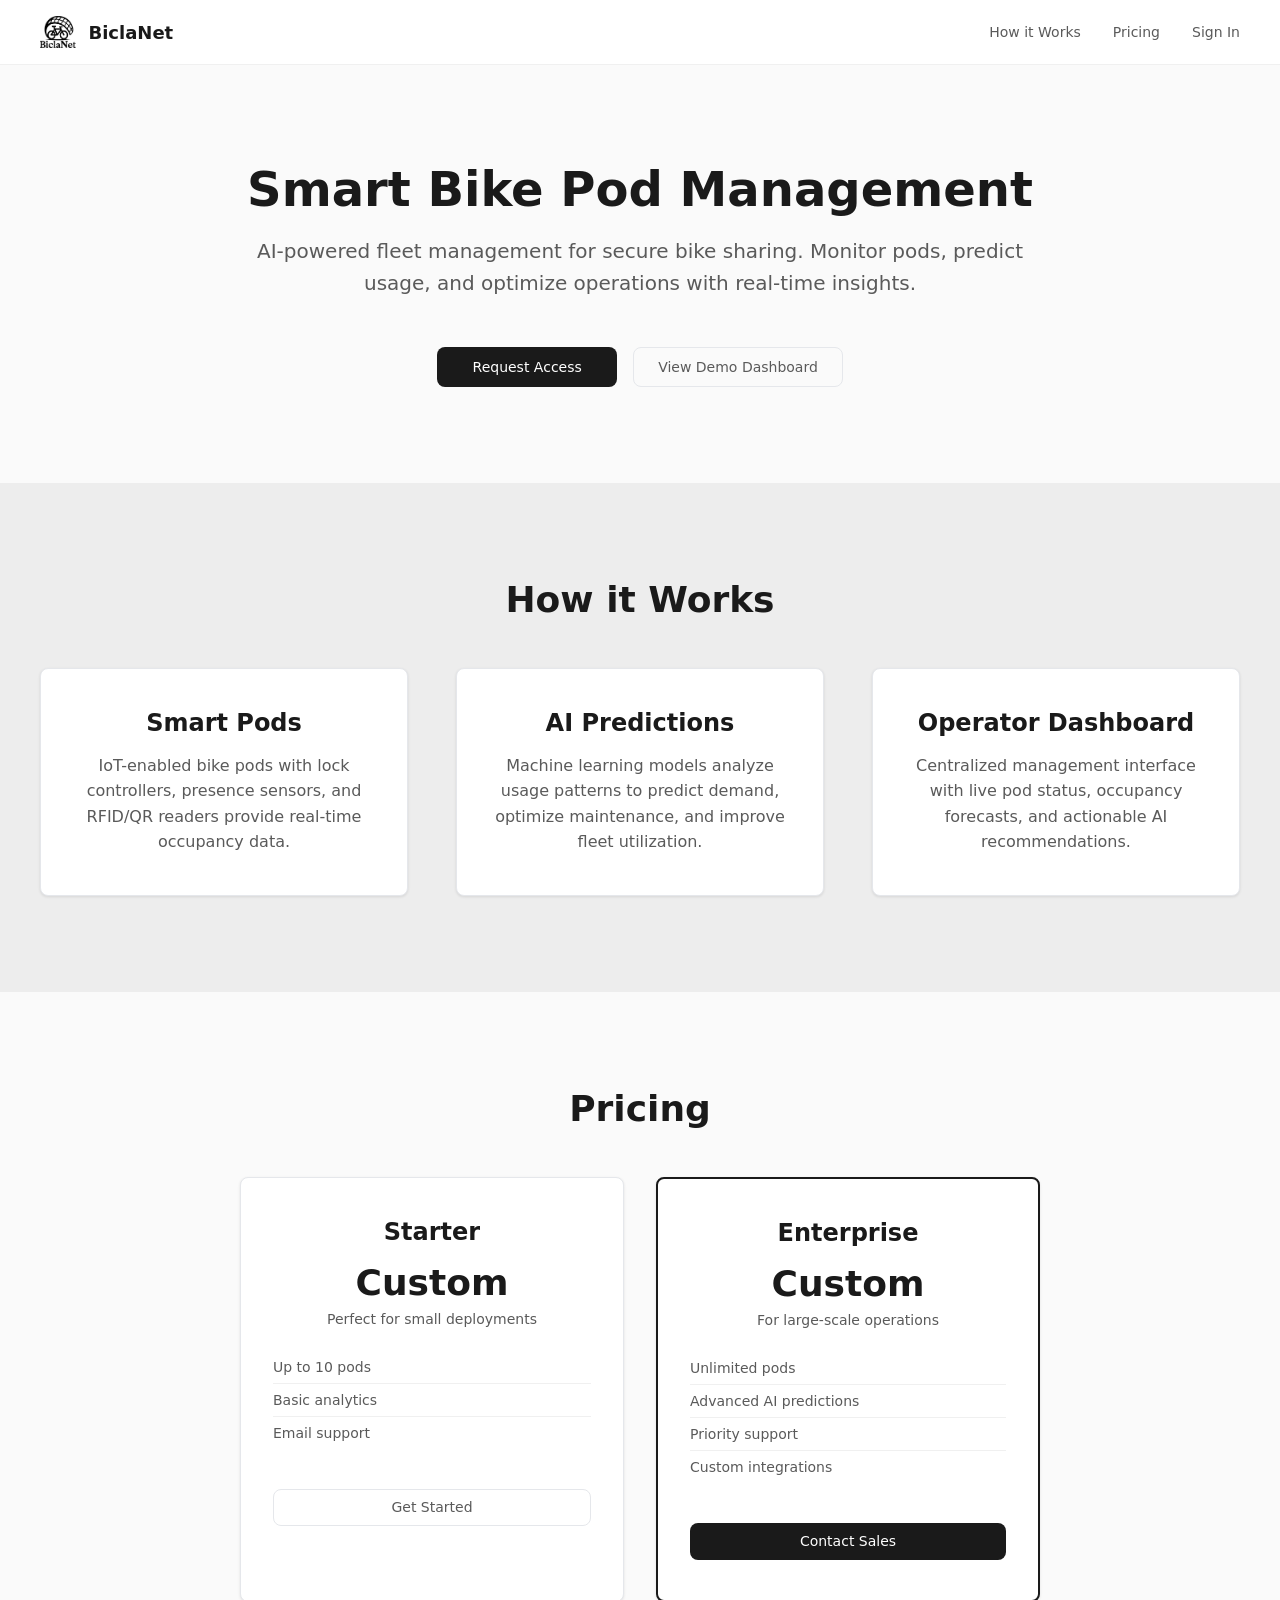
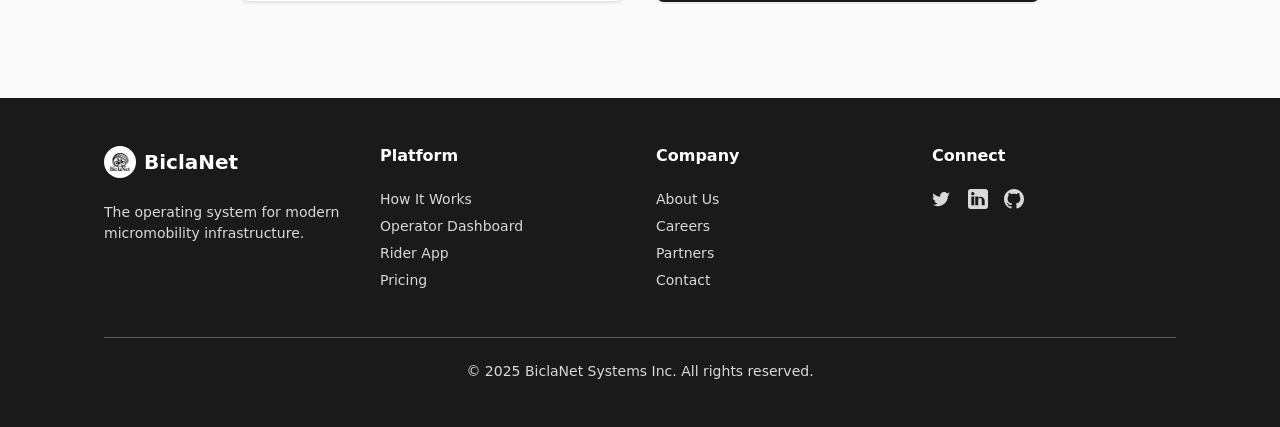
<file: index.html>
<!DOCTYPE html>
<html lang="en">
<head>
  <meta charset="UTF-8" />
  <meta name="viewport" content="width=device-width, initial-scale=1" />
  <title>BiclaNet – Smart Bike Pod Management</title>
  <link rel="stylesheet" href="style.css" />
  <style>
    html {
      scroll-behavior: smooth;
    }
  </style>
</head>
<body id="top">
  <!-- Public Navigation -->
  <nav class="public-nav">
    <div class="public-nav-container">
      <a href="#top" class="public-nav-brand">
        <img src="assets/logo.png" alt="BiclaNet" class="nav-logo" />
        <span>BiclaNet</span>
      </a>
      <div class="public-nav-links">
        <a href="#how" class="public-nav-link">How it Works</a>
        <a href="#pricing" class="public-nav-link">Pricing</a>
        <a href="login.html" class="public-nav-link">Sign In</a>
      </div>
    </div>
  </nav>

  <!-- Hero Section -->
  <section class="public-hero">
    <div class="public-hero-container">
      <h1 class="public-hero-title">Smart Bike Pod Management</h1>
      <p class="public-hero-subtitle">
        AI-powered fleet management for secure bike sharing. Monitor pods, predict usage, and optimize operations with real-time insights.
      </p>
      <div class="public-hero-cta">
        <a href="login.html" class="btn-primary">Request Access</a>
        <a href="dashboard.html" class="btn-secondary">View Demo Dashboard</a>
      </div>
    </div>
  </section>

  <!-- How it Works Section -->
  <section id="how" class="public-section">
    <div class="public-section-container">
      <h2 class="public-section-title">How it Works</h2>
      <div class="public-features">
        <div class="public-feature">
          <h3>Smart Pods</h3>
          <p>IoT-enabled bike pods with lock controllers, presence sensors, and RFID/QR readers provide real-time occupancy data.</p>
        </div>
        <div class="public-feature">
          <h3>AI Predictions</h3>
          <p>Machine learning models analyze usage patterns to predict demand, optimize maintenance, and improve fleet utilization.</p>
        </div>
        <div class="public-feature">
          <h3>Operator Dashboard</h3>
          <p>Centralized management interface with live pod status, occupancy forecasts, and actionable AI recommendations.</p>
        </div>
      </div>
    </div>
  </section>

  <!-- Pricing Section -->
  <section id="pricing" class="public-section public-section-alt">
    <div class="public-section-container">
      <h2 class="public-section-title">Pricing</h2>
      <div class="public-pricing">
        <div class="public-pricing-card">
          <h3>Starter</h3>
          <div class="public-pricing-price">Custom</div>
          <p>Perfect for small deployments</p>
          <ul class="public-pricing-features">
            <li>Up to 10 pods</li>
            <li>Basic analytics</li>
            <li>Email support</li>
          </ul>
          <a href="login.html" class="btn-secondary">Get Started</a>
        </div>
        <div class="public-pricing-card public-pricing-featured">
          <h3>Enterprise</h3>
          <div class="public-pricing-price">Custom</div>
          <p>For large-scale operations</p>
          <ul class="public-pricing-features">
            <li>Unlimited pods</li>
            <li>Advanced AI predictions</li>
            <li>Priority support</li>
            <li>Custom integrations</li>
          </ul>
          <a href="login.html" class="btn-primary">Contact Sales</a>
        </div>
      </div>
    </div>
  </section>

  <footer class="public-footer">
    <div class="public-footer-container">
      <div class="public-footer-content">
        <div class="public-footer-column">
          <div class="public-footer-brand">
            <div class="public-footer-logo">
              <img src="assets/logo.png" alt="BiclaNet" class="footer-logo-img" />
            </div>
            <span class="public-footer-brand-name">BiclaNet</span>
          </div>
          <p class="public-footer-tagline">The operating system for modern micromobility infrastructure.</p>
        </div>
        
        <div class="public-footer-column">
          <h4 class="public-footer-heading">Platform</h4>
          <ul class="public-footer-links">
            <li><a href="#how">How It Works</a></li>
            <li><a href="dashboard.html">Operator Dashboard</a></li>
            <li><a href="app.html">Rider App</a></li>
            <li><a href="#pricing">Pricing</a></li>
          </ul>
        </div>
        
        <div class="public-footer-column">
          <h4 class="public-footer-heading">Company</h4>
          <ul class="public-footer-links">
            <li><a href="#about">About Us</a></li>
            <li><a href="#careers">Careers</a></li>
            <li><a href="#partners">Partners</a></li>
            <li><a href="#contact">Contact</a></li>
          </ul>
        </div>
        
        <div class="public-footer-column">
          <h4 class="public-footer-heading">Connect</h4>
          <div class="public-footer-social">
            <a href="#" aria-label="Twitter" class="public-footer-social-link">
              <svg width="20" height="20" viewBox="0 0 20 20" fill="none">
                <path d="M18.3333 4.99999C17.5833 5.33333 16.75 5.58333 15.9167 5.66666C16.75 5.16666 17.4167 4.33333 17.75 3.33333C16.9167 3.83333 16 4.16666 15 4.41666C14.25 3.58333 13.1667 3.08333 12 3.08333C9.83333 3.08333 8.08333 4.83333 8.08333 6.99999C8.08333 7.24999 8.08333 7.49999 8.16667 7.74999C5.5 7.58333 3.16667 6.33333 1.5 4.41666C1.25 4.83333 1.08333 5.33333 1.08333 5.91666C1.08333 6.99999 1.58333 7.99999 2.41667 8.58333C1.75 8.58333 1.16667 8.41666 0.666667 8.16666V8.24999C0.666667 10.0833 2 11.5833 3.83333 11.9167C3.58333 11.9167 3.33333 12 3.08333 12C2.91667 12 2.75 12 2.58333 11.9167C2.91667 13.3333 4.16667 14.4167 5.66667 14.4167C4.5 15.25 3.08333 15.75 1.5 15.75C1.25 15.75 1 15.75 0.75 15.75C2.25 16.6667 4 17.1667 5.83333 17.1667C12 17.1667 15.8333 12 15.8333 7.41666C15.8333 7.24999 15.8333 7.16666 15.8333 6.99999C16.6667 6.41666 17.4167 5.74999 18.3333 4.99999Z" fill="currentColor"/>
              </svg>
            </a>
            <a href="#" aria-label="LinkedIn" class="public-footer-social-link">
              <svg width="20" height="20" viewBox="0 0 20 20" fill="none">
                <path d="M17.5 0H2.5C1.11929 0 0 1.11929 0 2.5V17.5C0 18.8807 1.11929 20 2.5 20H17.5C18.8807 20 20 18.8807 20 17.5V2.5C20 1.11929 18.8807 0 17.5 0ZM6.25 16.25H3.33333V7.5H6.25V16.25ZM4.79167 6.25C3.88083 6.25 3.125 5.49417 3.125 4.58333C3.125 3.6725 3.88083 3 4.79167 3C5.7025 3 6.45833 3.75583 6.45833 4.66667C6.45833 5.5775 5.7025 6.25 4.79167 6.25ZM16.6667 16.25H13.75V11.6667C13.75 10.5 13.75 8.95833 12.0833 8.95833C10.4167 8.95833 10.2083 10.2917 10.2083 11.5833V16.25H7.29167V7.5H10.0833V8.875H10.125C10.4583 8.29167 11.3333 7.66667 12.5 7.66667C14.9167 7.66667 16.6667 9.20833 16.6667 12.0833V16.25Z" fill="currentColor"/>
              </svg>
            </a>
            <a href="#" aria-label="GitHub" class="public-footer-social-link">
              <svg width="20" height="20" viewBox="0 0 20 20" fill="none">
                <path d="M10 0C4.477 0 0 4.477 0 10C0 14.42 2.865 18.335 6.839 19.489C7.339 19.579 7.521 19.272 7.521 19.008C7.521 18.768 7.512 18.009 7.507 17.312C4.726 17.907 4.14 15.964 4.14 15.964C3.685 14.81 3.029 14.522 3.029 14.522C2.121 13.855 3.097 13.866 3.097 13.866C4.101 13.939 4.629 14.912 4.629 14.912C5.521 16.454 6.97 16.001 7.539 15.756C7.631 15.134 7.889 14.699 8.175 14.487C5.954 14.182 3.62 13.266 3.62 9.475C3.62 8.387 4.01 7.493 4.649 6.793C4.546 6.541 4.203 5.524 4.747 4.148C4.747 4.148 5.587 3.88 7.496 5.171C8.295 4.95 9.15 4.84 10 4.836C10.85 4.84 11.705 4.95 12.504 5.171C14.413 3.88 15.253 4.148 15.253 4.148C15.797 5.524 15.454 6.541 15.351 6.793C15.99 7.493 16.38 8.387 16.38 9.475C16.38 13.276 14.041 14.179 11.815 14.482C12.155 14.747 12.479 15.367 12.479 16.312C12.479 17.769 12.465 18.908 12.465 19.008C12.465 19.275 12.644 19.585 13.152 19.488C17.135 18.331 20 14.418 20 10C20 4.477 15.523 0 10 0Z" fill="currentColor"/>
              </svg>
            </a>
          </div>
        </div>
      </div>
      
      <div class="public-footer-bottom">
        <p>&copy; 2025 BiclaNet Systems Inc. All rights reserved.</p>
      </div>
    </div>
  </footer>

  <style>
    /* Public Page Styles */
    .public-nav {
      background: white;
      border-bottom: 1px solid #f0f0f0;
      padding: 16px 32px;
      position: sticky;
      top: 0;
      z-index: 100;
    }

    .public-nav-container {
      max-width: 1200px;
      margin: 0 auto;
      display: flex;
      justify-content: space-between;
      align-items: center;
    }

    .public-nav-brand {
      display: flex;
      align-items: center;
      gap: 12px;
      font-family: 'Inter', system-ui, sans-serif;
      font-size: 18px;
      font-weight: 600;
      color: #1a1a1a;
      text-decoration: none;
      transition: opacity 0.2s;
    }

    .public-nav-brand:hover {
      opacity: 0.8;
    }

    .nav-logo {
      height: 32px;
      width: auto;
      object-fit: contain;
      flex-shrink: 0;
    }

    .public-nav-links {
      display: flex;
      gap: 32px;
      align-items: center;
    }

    .public-nav-link {
      font-family: 'Inter', system-ui, sans-serif;
      font-size: 14px;
      font-weight: 400;
      color: #5a5a5a;
      text-decoration: none;
      transition: color 0.2s;
    }

    .public-nav-link:hover {
      color: #1a1a1a;
    }

    .public-hero {
      background: #fafafa;
      padding: 96px 32px;
      text-align: center;
    }

    .public-hero-container {
      max-width: 800px;
      margin: 0 auto;
    }

    .public-hero-title {
      font-family: 'Space Grotesk', system-ui, sans-serif;
      font-size: 48px;
      font-weight: 700;
      line-height: 1.2;
      color: #1a1a1a;
      margin: 0 0 16px 0;
    }

    .public-hero-subtitle {
      font-family: 'Inter', system-ui, sans-serif;
      font-size: 20px;
      font-weight: 400;
      line-height: 1.6;
      color: #5a5a5a;
      margin: 0 0 48px 0;
      max-width: 768px;
      margin-left: auto;
      margin-right: auto;
    }

    .public-hero-cta {
      display: flex;
      gap: 16px;
      justify-content: center;
      flex-wrap: wrap;
    }

    .public-hero-cta .btn-primary,
    .public-hero-cta .btn-secondary {
      width: auto;
      min-width: 180px;
      padding: 12px 24px;
      height: auto;
      text-decoration: none;
    }

    .public-section {
      padding: 96px 32px;
    }

    .public-section-alt {
      background: #fafafa;
    }

    .public-section-container {
      max-width: 1280px;
      margin: 0 auto;
    }

    .public-section-title {
      font-family: 'Space Grotesk', system-ui, sans-serif;
      font-size: 36px;
      font-weight: 700;
      color: #1a1a1a;
      text-align: center;
      margin: 0 0 48px 0;
    }

    .public-features {
      display: grid;
      grid-template-columns: repeat(3, 1fr);
      gap: 48px;
      max-width: 1200px;
      margin: 0 auto;
    }

    .public-feature {
      text-align: center;
      background: white;
      border: 1px solid #e5e7eb;
      border-radius: 8px;
      padding: 40px 32px;
      box-shadow: 0 1px 3px rgba(0, 0, 0, 0.1);
      transition: transform 0.2s, box-shadow 0.2s;
    }

    .public-feature:hover {
      transform: translateY(-2px);
      box-shadow: 0 4px 12px rgba(0, 0, 0, 0.1);
    }

    .public-feature h3 {
      font-family: 'Inter', system-ui, sans-serif;
      font-size: 24px;
      font-weight: 600;
      color: #1a1a1a;
      margin: 0 0 16px 0;
    }

    .public-feature p {
      font-family: 'Inter', system-ui, sans-serif;
      font-size: 16px;
      font-weight: 400;
      line-height: 1.6;
      color: #5a5a5a;
      margin: 0;
    }

    .public-pricing {
      display: grid;
      grid-template-columns: repeat(auto-fit, minmax(280px, 1fr));
      gap: 32px;
      max-width: 800px;
      margin: 0 auto;
    }

    .public-pricing-card {
      background: white;
      border: 1px solid #e5e7eb;
      border-radius: 8px;
      padding: 40px 32px;
      text-align: center;
      box-shadow: 0 1px 3px rgba(0, 0, 0, 0.1);
      transition: transform 0.2s, box-shadow 0.2s;
    }

    .public-pricing-card:hover {
      transform: translateY(-2px);
      box-shadow: 0 4px 12px rgba(0, 0, 0, 0.1);
    }

    .public-pricing-featured {
      border: 2px solid #1a1a1a;
    }

    .public-pricing-card .btn-primary,
    .public-pricing-card .btn-secondary {
      width: 100%;
      margin-top: 8px;
      text-decoration: none;
    }

    .public-pricing-card h3 {
      font-family: 'Inter', system-ui, sans-serif;
      font-size: 24px;
      font-weight: 600;
      color: #1a1a1a;
      margin: 0 0 16px 0;
    }

    .public-pricing-price {
      font-family: 'Space Grotesk', system-ui, sans-serif;
      font-size: 36px;
      font-weight: 700;
      color: #1a1a1a;
      margin: 0 0 8px 0;
    }

    .public-pricing-card > p {
      font-family: 'Inter', system-ui, sans-serif;
      font-size: 14px;
      color: #5a5a5a;
      margin: 0 0 24px 0;
    }

    .public-pricing-features {
      list-style: none;
      padding: 0;
      margin: 0 0 32px 0;
      text-align: left;
    }

    .public-pricing-features li {
      font-family: 'Inter', system-ui, sans-serif;
      font-size: 14px;
      color: #5a5a5a;
      padding: 8px 0;
      border-bottom: 1px solid #f0f0f0;
    }

    .public-pricing-features li:last-child {
      border-bottom: none;
    }

    .public-footer {
      background: #1a1a1a;
      color: #fafafa;
      padding: 48px 80px;
    }

    .public-footer-container {
      max-width: 1280px;
      margin: 0 auto;
      padding: 0 24px;
    }

    .public-footer-content {
      display: grid;
      grid-template-columns: repeat(4, 1fr);
      gap: 32px;
      margin-bottom: 48px;
    }

    .public-footer-column {
      display: flex;
      flex-direction: column;
      gap: 16px;
    }

    .public-footer-brand {
      display: flex;
      align-items: center;
      gap: 8px;
      margin-bottom: 8px;
    }

    .public-footer-logo {
      width: 32px;
      height: 32px;
      background: white;
      border-radius: 50%;
      display: flex;
      align-items: center;
      justify-content: center;
      padding: 6px;
    }

    .footer-logo-img {
      width: 100%;
      height: 100%;
      object-fit: contain;
    }

    .public-footer-brand-name {
      font-family: 'Space Grotesk', system-ui, sans-serif;
      font-size: 20px;
      font-weight: 700;
      color: white;
    }

    .public-footer-tagline {
      font-family: 'Inter', system-ui, sans-serif;
      font-size: 14px;
      line-height: 1.5;
      color: #d9d9d9;
      margin: 0;
    }

    .public-footer-heading {
      font-family: 'Inter', system-ui, sans-serif;
      font-size: 16px;
      font-weight: 600;
      color: white;
      margin: 0 0 8px 0;
    }

    .public-footer-links {
      list-style: none;
      padding: 0;
      margin: 0;
      display: flex;
      flex-direction: column;
      gap: 8px;
    }

    .public-footer-links a {
      font-family: 'Inter', system-ui, sans-serif;
      font-size: 14px;
      color: #d9d9d9;
      text-decoration: none;
      transition: color 0.2s;
    }

    .public-footer-links a:hover {
      color: white;
    }

    .public-footer-social {
      display: flex;
      gap: 16px;
      align-items: center;
    }

    .public-footer-social-link {
      color: #d9d9d9;
      transition: color 0.2s;
    }

    .public-footer-social-link:hover {
      color: white;
    }

    .public-footer-bottom {
      border-top: 1px solid #5a5a5a;
      padding-top: 25px;
      text-align: center;
    }

    .public-footer-bottom p {
      font-family: 'Inter', system-ui, sans-serif;
      font-size: 14px;
      color: #d9d9d9;
      margin: 0;
    }

    @media (max-width: 1024px) {
      .public-features {
        grid-template-columns: 1fr;
        gap: 24px;
      }

      .public-footer-content {
        grid-template-columns: repeat(2, 1fr);
      }
    }

    @media (max-width: 768px) {
      .public-hero {
        padding: 64px 24px;
      }

      .public-hero-title {
        font-size: 36px;
      }

      .public-hero-subtitle {
        font-size: 18px;
      }

      .public-section {
        padding: 64px 24px;
      }

      .public-section-title {
        font-size: 28px;
      }

      .public-nav {
        padding: 16px 24px;
      }

      .public-nav-links {
        gap: 16px;
        font-size: 13px;
      }

      .public-hero-cta {
        flex-direction: column;
        align-items: stretch;
      }

      .public-hero-cta .btn-primary,
      .public-hero-cta .btn-secondary {
        width: 100%;
        justify-content: center;
      }

      .public-footer {
        padding: 48px 24px;
      }

      .public-footer-content {
        grid-template-columns: 1fr;
        gap: 32px;
      }

      .public-pricing {
        grid-template-columns: 1fr;
      }
    }
  </style>
</body>
</html>
</file>
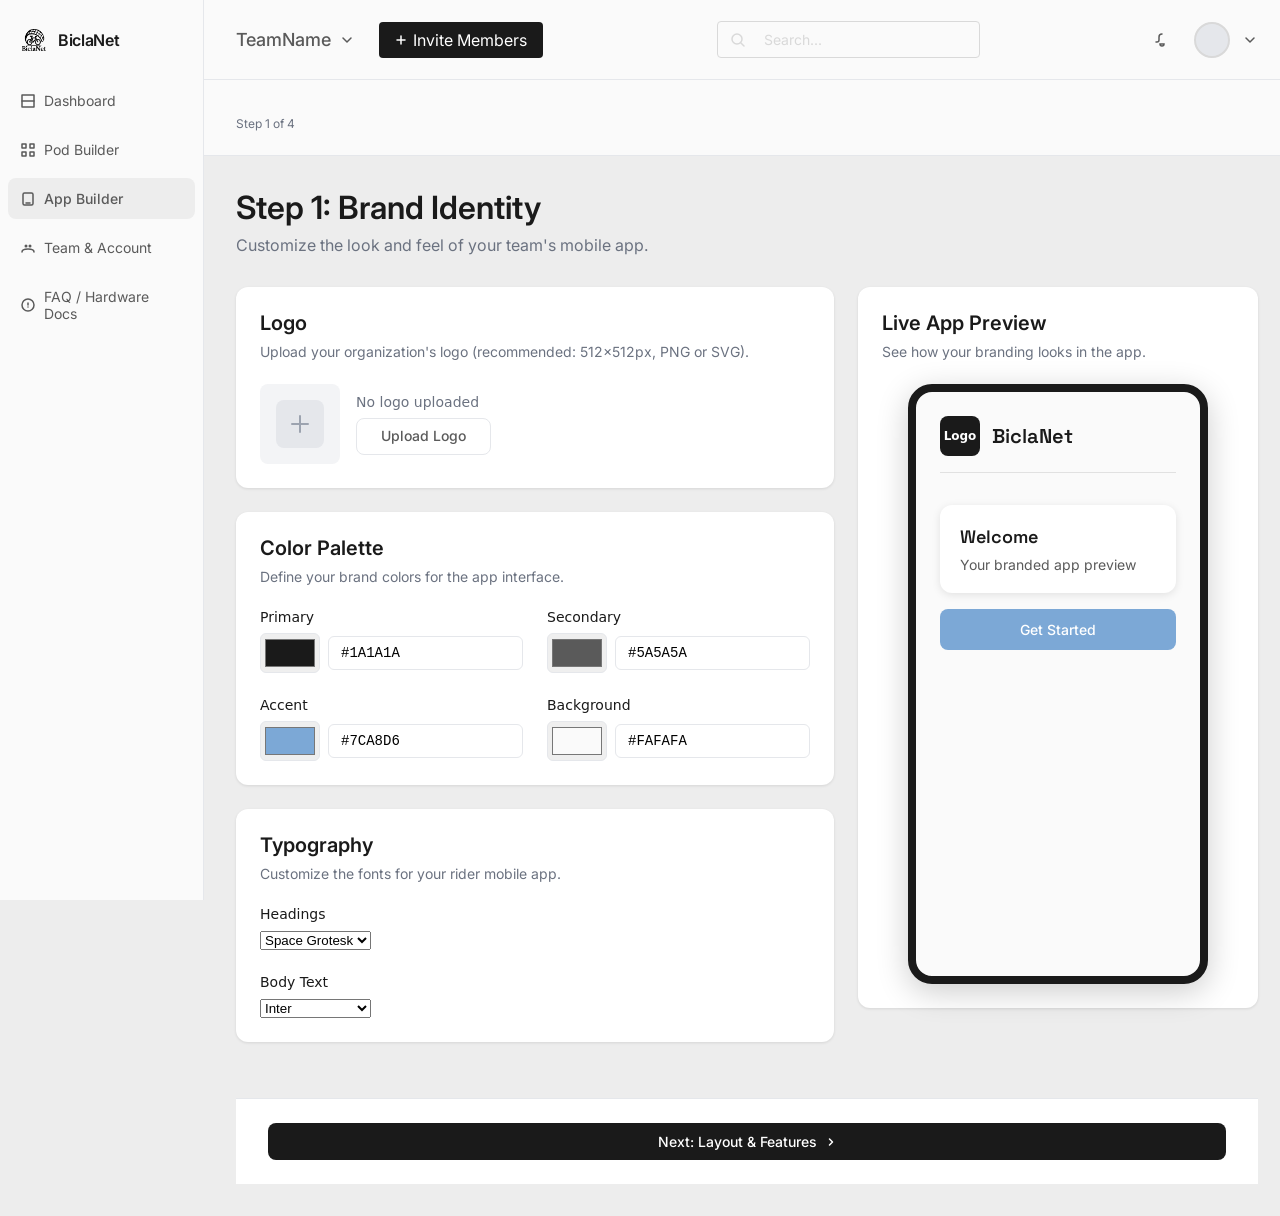
<file: app_builder_1_branding.html>
<!DOCTYPE html>
<html lang="en">
<head>
  <meta charset="UTF-8" />
  <title>App Builder - Step 1: Brand Identity | BiclaNet</title>
  <link rel="stylesheet" href="style.css" />
  <link rel="preconnect" href="https://fonts.googleapis.com">
  <link rel="preconnect" href="https://fonts.gstatic.com" crossorigin>
  <link href="https://fonts.googleapis.com/css2?family=Space+Grotesk:wght@400;500;600;700&family=Inter:wght@400;500;600&display=swap" rel="stylesheet">
</head>
<body data-flow="app" data-step="1">
  <div class="app-layout">
    <div id="sidebar"></div>
    <div class="content-area">
      <div id="topbar"></div>
      <div id="stepper"></div>

      <main class="builder-main">
        <header class="builder-header">
          <h1 class="builder-title">Step 1: Brand Identity</h1>
          <p class="builder-subtitle">Customize the look and feel of your team's mobile app.</p>
        </header>

        <div class="branding-layout">
          <div class="branding-controls">
            <section class="builder-section">
              <h2 class="builder-section-title">Logo</h2>
              <p class="builder-section-description">Upload your organization's logo (recommended: 512x512px, PNG or SVG).</p>
              
              <div class="logo-upload">
                <div class="logo-preview" id="logoPreview">
                  <svg width="48" height="48" viewBox="0 0 48 48" fill="none">
                    <rect width="48" height="48" rx="8" fill="#e5e7eb"/>
                    <path d="M24 16V32M16 24H32" stroke="#9ca3af" stroke-width="2" stroke-linecap="round"/>
                  </svg>
                </div>
                <div class="logo-upload-info">
                  <p>No logo uploaded</p>
                  <button type="button" class="btn-secondary" onclick="document.getElementById('logoFile').click()">
                    Upload Logo
                  </button>
                </div>
                <input type="file" id="logoFile" accept="image/png,image/svg+xml" style="display: none;" />
              </div>
            </section>

            <section class="builder-section">
              <h2 class="builder-section-title">Color Palette</h2>
              <p class="builder-section-description">Define your brand colors for the app interface.</p>
              
              <div class="color-grid">
                <div class="color-input">
                  <label>Primary</label>
                  <div class="color-picker-wrapper">
                    <input type="color" id="colorPrimary" value="#1A1A1A" />
                    <input type="text" id="colorPrimaryText" value="#1A1A1A" />
                  </div>
                </div>
                <div class="color-input">
                  <label>Secondary</label>
                  <div class="color-picker-wrapper">
                    <input type="color" id="colorSecondary" value="#5A5A5A" />
                    <input type="text" id="colorSecondaryText" value="#5A5A5A" />
                  </div>
                </div>
                <div class="color-input">
                  <label>Accent</label>
                  <div class="color-picker-wrapper">
                    <input type="color" id="colorAccent" value="#7CA8D6" />
                    <input type="text" id="colorAccentText" value="#7CA8D6" />
                  </div>
                </div>
                <div class="color-input">
                  <label>Background</label>
                  <div class="color-picker-wrapper">
                    <input type="color" id="colorBg" value="#FAFAFA" />
                    <input type="text" id="colorBgText" value="#FAFAFA" />
                  </div>
                </div>
              </div>
            </section>

            <section class="builder-section">
              <h2 class="builder-section-title">Typography</h2>
              <p class="builder-section-description">Customize the fonts for your rider mobile app.</p>
              
              <div class="typography-controls">
                <div class="typography-input">
                  <label>Headings</label>
                  <select id="fontHeadings" class="form-select">
                    <option value="Space Grotesk">Space Grotesk</option>
                    <option value="Inter">Inter</option>
                    <option value="Roboto">Roboto</option>
                    <option value="Open Sans">Open Sans</option>
                  </select>
                </div>
                <div class="typography-input">
                  <label>Body Text</label>
                  <select id="fontBody" class="form-select">
                    <option value="Inter">Inter</option>
                    <option value="Space Grotesk">Space Grotesk</option>
                    <option value="Roboto">Roboto</option>
                    <option value="Open Sans">Open Sans</option>
                  </select>
                </div>
              </div>
            </section>
          </div>

          <div class="branding-preview">
            <section class="builder-section">
              <h2 class="builder-section-title">Live App Preview</h2>
              <p class="builder-section-description">See how your branding looks in the app.</p>
              
              <div class="phone-preview" id="phonePreview">
                <div class="phone-screen">
                  <div class="preview-header">
                    <div class="preview-logo" id="previewLogo">Logo</div>
                    <div class="preview-title">BiclaNet</div>
                  </div>
                  <div class="preview-content">
                    <div class="preview-card">
                      <h3 class="preview-card-title">Welcome</h3>
                      <p class="preview-card-text">Your branded app preview</p>
                    </div>
                    <button class="preview-button">Get Started</button>
                  </div>
                </div>
              </div>
            </section>
          </div>
        </div>

        <nav class="builder-nav">
          <div></div>
          <button class="btn-primary" onclick="saveAndNext()">
            Next: Layout & Features
            <svg width="12" height="12" viewBox="0 0 12 12" fill="none">
              <path d="M4.5 9L7.5 6L4.5 3" stroke="currentColor" stroke-width="1.5" stroke-linecap="round" stroke-linejoin="round"/>
            </svg>
          </button>
        </nav>
      </main>
    </div>
  </div>

  <script src="app_shell.js"></script>
  <script src="builder_state.js"></script>
  <script>

    function updateBranding() {
      const config = BuilderState.getConfig();
      const root = document.documentElement;
      
      root.style.setProperty('--brand-primary', config.app.branding.primary);
      root.style.setProperty('--brand-secondary', config.app.branding.secondary);
      root.style.setProperty('--brand-accent', config.app.branding.accent);
      root.style.setProperty('--brand-bg', config.app.branding.bg);
      root.style.setProperty('--brand-font-headings', config.app.branding.fontHeadings);
      root.style.setProperty('--brand-font-body', config.app.branding.fontBody);
      
      // Update phone preview
      const preview = document.getElementById('phonePreview');
      preview.style.setProperty('--preview-primary', config.app.branding.primary);
      preview.style.setProperty('--preview-secondary', config.app.branding.secondary);
      preview.style.setProperty('--preview-accent', config.app.branding.accent);
      preview.style.setProperty('--preview-bg', config.app.branding.bg);
    }

    function initPage() {
      const config = BuilderState.getConfig();
      
      // Set color inputs
      document.getElementById('colorPrimary').value = config.app.branding.primary;
      document.getElementById('colorPrimaryText').value = config.app.branding.primary;
      document.getElementById('colorSecondary').value = config.app.branding.secondary;
      document.getElementById('colorSecondaryText').value = config.app.branding.secondary;
      document.getElementById('colorAccent').value = config.app.branding.accent;
      document.getElementById('colorAccentText').value = config.app.branding.accent;
      document.getElementById('colorBg').value = config.app.branding.bg;
      document.getElementById('colorBgText').value = config.app.branding.bg;
      
      // Set font selects
      document.getElementById('fontHeadings').value = config.app.branding.fontHeadings;
      document.getElementById('fontBody').value = config.app.branding.fontBody;
      
      // Color picker handlers
      ['Primary', 'Secondary', 'Accent', 'Bg'].forEach(color => {
        const picker = document.getElementById(`color${color}`);
        const text = document.getElementById(`color${color}Text`);
        
        picker.addEventListener('input', (e) => {
          text.value = e.target.value;
          const key = color.toLowerCase() === 'bg' ? 'bg' : color.toLowerCase();
          BuilderState.updateAppConfig({
            branding: Object.assign({}, config.app.branding, { [key]: e.target.value })
          });
          updateBranding();
        });
        
        text.addEventListener('change', (e) => {
          if (/^#[0-9A-F]{6}$/i.test(e.target.value)) {
            picker.value = e.target.value;
            const key = color.toLowerCase() === 'bg' ? 'bg' : color.toLowerCase();
            BuilderState.updateAppConfig({
              branding: Object.assign({}, config.app.branding, { [key]: e.target.value })
            });
            updateBranding();
          }
        });
      });
      
      // Font handlers
      document.getElementById('fontHeadings').addEventListener('change', (e) => {
        BuilderState.updateAppConfig({
          branding: Object.assign({}, config.app.branding, { fontHeadings: e.target.value })
        });
        updateBranding();
      });
      
      document.getElementById('fontBody').addEventListener('change', (e) => {
        BuilderState.updateAppConfig({
          branding: Object.assign({}, config.app.branding, { fontBody: e.target.value })
        });
        updateBranding();
      });
      
      // Logo upload
      document.getElementById('logoFile').addEventListener('change', (e) => {
        const file = e.target.files[0];
        if (file) {
          const reader = new FileReader();
          reader.onload = (event) => {
            document.getElementById('logoPreview').innerHTML = `<img src="${event.target.result}" alt="Logo" />`;
            document.querySelector('.logo-upload-info p').textContent = file.name;
          };
          reader.readAsDataURL(file);
        }
      });
      
      updateBranding();
    }

    function saveAndNext() {
      window.location.href = 'app_builder_2_features.html';
    }

    if (document.readyState === 'loading') {
      document.addEventListener('DOMContentLoaded', initPage);
    } else {
      initPage();
    }
  </script>
  <style>
    :root {
      --brand-primary: #1A1A1A;
      --brand-secondary: #5A5A5A;
      --brand-accent: #7CA8D6;
      --brand-bg: #FAFAFA;
      --brand-font-headings: 'Space Grotesk', sans-serif;
      --brand-font-body: 'Inter', sans-serif;
    }

    .branding-layout {
      display: grid;
      grid-template-columns: 1fr 400px;
      gap: 24px;
      margin-bottom: 32px;
    }

    .logo-upload {
      display: flex;
      align-items: center;
      gap: 16px;
      margin-top: 24px;
    }

    .logo-preview {
      width: 80px;
      height: 80px;
      border-radius: 8px;
      background: #f3f4f6;
      display: flex;
      align-items: center;
      justify-content: center;
      flex-shrink: 0;
    }

    .logo-preview img {
      width: 100%;
      height: 100%;
      object-fit: contain;
      border-radius: 8px;
    }

    .logo-upload-info p {
      margin: 0 0 8px 0;
      font-size: 14px;
      color: #6b7280;
    }

    .color-grid {
      display: grid;
      grid-template-columns: repeat(2, 1fr);
      gap: 24px;
      margin-top: 24px;
    }

    .color-input label {
      display: block;
      font-size: 14px;
      font-weight: 500;
      margin-bottom: 8px;
      color: #1a1a1a;
    }

    .color-picker-wrapper {
      display: flex;
      gap: 8px;
      align-items: center;
    }

    .color-picker-wrapper input[type="color"] {
      width: 60px;
      height: 40px;
      border: 1px solid #e5e7eb;
      border-radius: 6px;
      cursor: pointer;
    }

    .color-picker-wrapper input[type="text"] {
      flex: 1;
      padding: 8px 12px;
      border: 1px solid #e5e7eb;
      border-radius: 6px;
      font-family: 'Monaco', monospace;
      font-size: 14px;
    }

    .typography-controls {
      display: flex;
      flex-direction: column;
      gap: 24px;
      margin-top: 24px;
    }

    .typography-input label {
      display: block;
      font-size: 14px;
      font-weight: 500;
      margin-bottom: 8px;
      color: #1a1a1a;
    }

    .phone-preview {
      margin-top: 24px;
      display: flex;
      justify-content: center;
    }

    .phone-screen {
      width: 300px;
      height: 600px;
      background: var(--preview-bg, #FAFAFA);
      border-radius: 24px;
      padding: 24px;
      box-shadow: 0 8px 32px rgba(0, 0, 0, 0.2);
      border: 8px solid #1a1a1a;
    }

    .preview-header {
      display: flex;
      align-items: center;
      gap: 12px;
      margin-bottom: 32px;
      padding-bottom: 16px;
      border-bottom: 1px solid rgba(0, 0, 0, 0.1);
    }

    .preview-logo {
      width: 40px;
      height: 40px;
      background: var(--preview-primary, #1A1A1A);
      border-radius: 8px;
      display: flex;
      align-items: center;
      justify-content: center;
      color: white;
      font-size: 12px;
      font-weight: 600;
    }

    .preview-title {
      font-family: var(--brand-font-headings, 'Space Grotesk', sans-serif);
      font-size: 20px;
      font-weight: 600;
      color: var(--preview-primary, #1A1A1A);
    }

    .preview-content {
      display: flex;
      flex-direction: column;
      gap: 16px;
    }

    .preview-card {
      background: white;
      padding: 20px;
      border-radius: 12px;
      box-shadow: 0 2px 8px rgba(0, 0, 0, 0.1);
    }

    .preview-card-title {
      font-family: var(--brand-font-headings, 'Space Grotesk', sans-serif);
      font-size: 18px;
      font-weight: 600;
      color: var(--preview-primary, #1A1A1A);
      margin: 0 0 8px 0;
    }

    .preview-card-text {
      font-family: var(--brand-font-body, 'Inter', sans-serif);
      font-size: 14px;
      color: var(--preview-secondary, #5A5A5A);
      margin: 0;
    }

    .preview-button {
      background: var(--preview-accent, #7CA8D6);
      color: white;
      border: none;
      padding: 12px 24px;
      border-radius: 8px;
      font-family: var(--brand-font-body, 'Inter', sans-serif);
      font-size: 14px;
      font-weight: 500;
      cursor: pointer;
    }

    @media (max-width: 1200px) {
      .branding-layout {
        grid-template-columns: 1fr;
      }
    }
  </style>
</body>
</html>
</file>
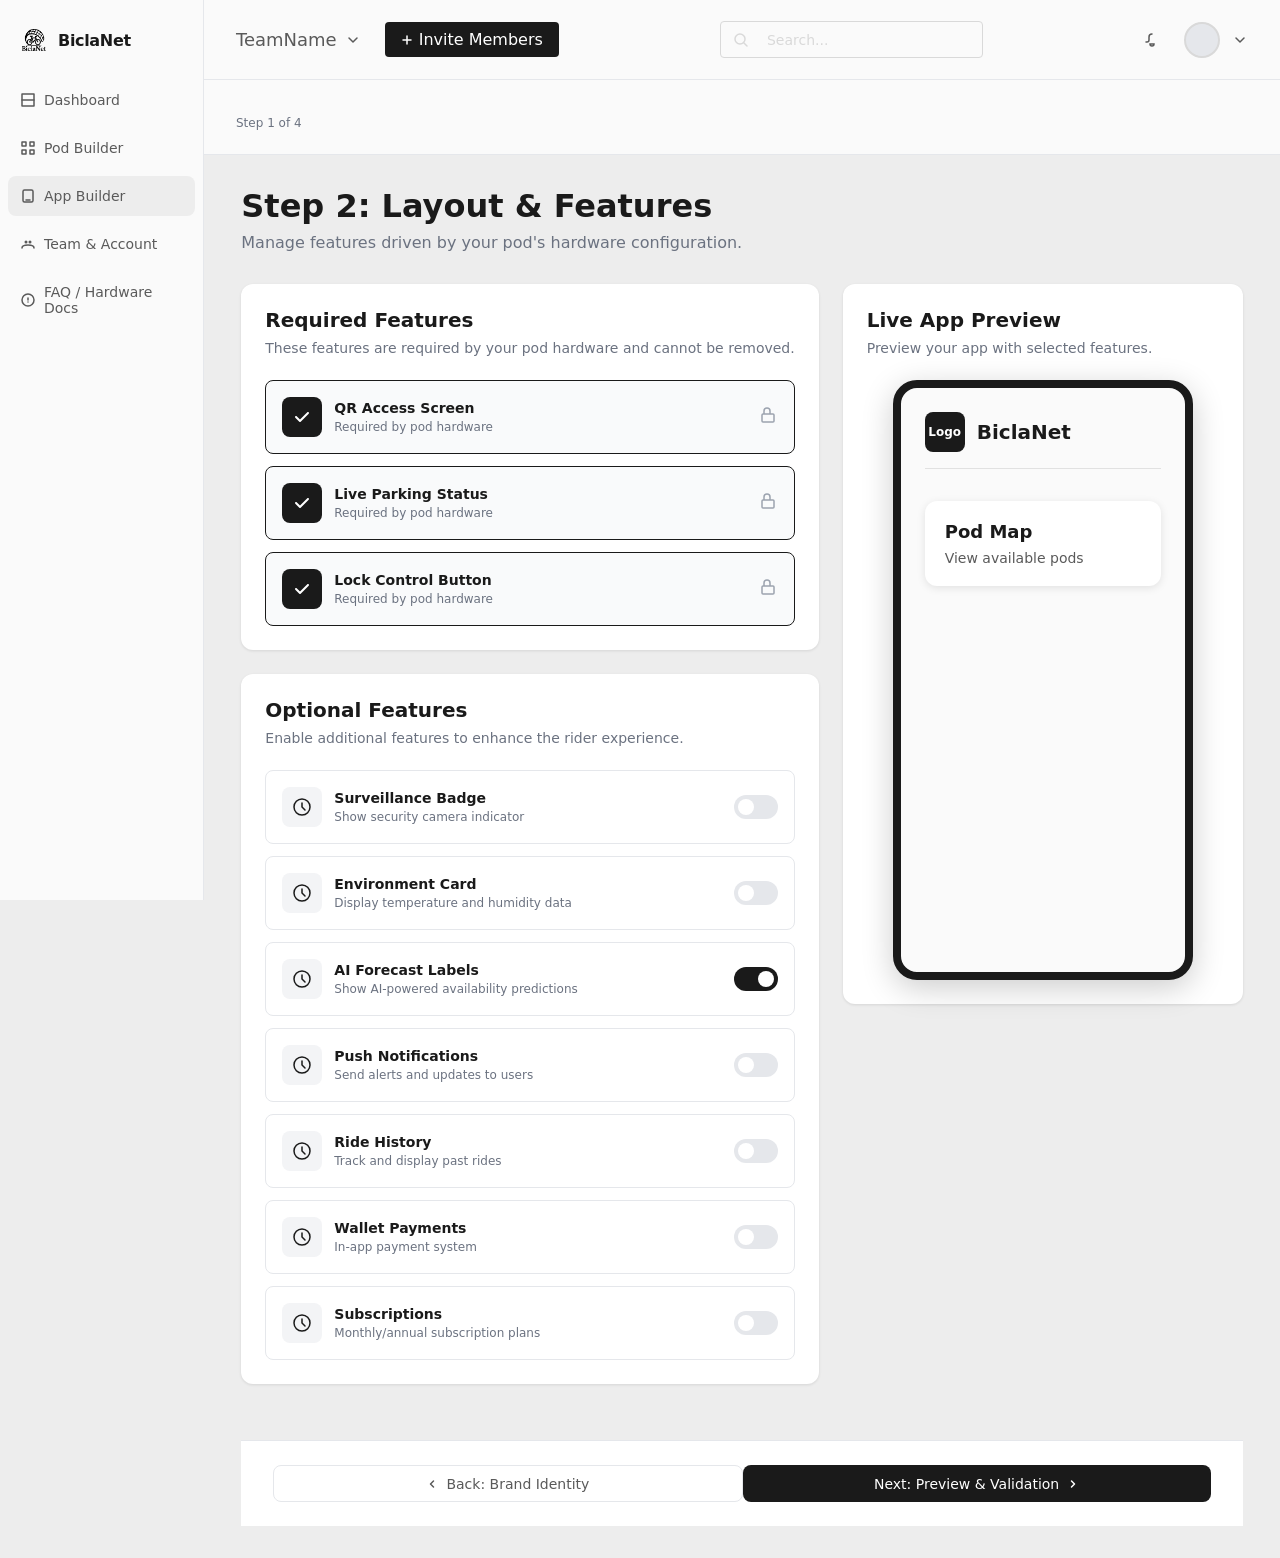
<file: app_builder_2_features.html>
<!DOCTYPE html>
<html lang="en">
<head>
  <meta charset="UTF-8" />
  <title>App Builder - Step 2: Layout & Features | BiclaNet</title>
  <link rel="stylesheet" href="style.css" />
</head>
<body data-flow="app" data-step="2">
  <div class="app-layout">
    <div id="sidebar"></div>
    <div class="content-area">
      <div id="topbar"></div>
      <div id="stepper"></div>

      <main class="builder-main">
        <header class="builder-header">
          <h1 class="builder-title">Step 2: Layout & Features</h1>
          <p class="builder-subtitle">Manage features driven by your pod's hardware configuration.</p>
        </header>

        <div class="features-layout">
          <div class="features-main">
            <section class="builder-section">
              <h2 class="builder-section-title">Required Features</h2>
              <p class="builder-section-description">These features are required by your pod hardware and cannot be removed.</p>
              
              <div class="required-features" id="requiredFeatures">
                <!-- Required features list -->
              </div>
            </section>

            <section class="builder-section">
              <h2 class="builder-section-title">Optional Features</h2>
              <p class="builder-section-description">Enable additional features to enhance the rider experience.</p>
              
              <div class="optional-features" id="optionalFeatures">
                <!-- Optional features list -->
              </div>
            </section>
          </div>

          <div class="features-preview">
            <section class="builder-section">
              <h2 class="builder-section-title">Live App Preview</h2>
              <p class="builder-section-description">Preview your app with selected features.</p>
              
              <div class="phone-preview" id="phonePreview">
                <div class="phone-screen">
                  <div class="preview-header">
                    <div class="preview-logo">Logo</div>
                    <div class="preview-title">BiclaNet</div>
                  </div>
                  <div class="preview-content">
                    <div class="preview-card">
                      <h3 class="preview-card-title">Pod Map</h3>
                      <p class="preview-card-text">View available pods</p>
                    </div>
                  </div>
                </div>
              </div>
            </section>
          </div>
        </div>

        <nav class="builder-nav">
          <button class="btn-secondary" onclick="window.location.href='app_builder_1_branding.html'">
            <svg width="12" height="12" viewBox="0 0 12 12" fill="none">
              <path d="M7.5 3L4.5 6L7.5 9" stroke="currentColor" stroke-width="1.5" stroke-linecap="round" stroke-linejoin="round"/>
            </svg>
            Back: Brand Identity
          </button>
          <button class="btn-primary" onclick="saveAndNext()">
            Next: Preview & Validation
            <svg width="12" height="12" viewBox="0 0 12 12" fill="none">
              <path d="M4.5 9L7.5 6L4.5 3" stroke="currentColor" stroke-width="1.5" stroke-linecap="round" stroke-linejoin="round"/>
            </svg>
          </button>
        </nav>
      </main>
    </div>
  </div>

  <script src="app_shell.js"></script>
  <script src="builder_state.js"></script>
  <script>

    const optionalFeaturesList = [
      { id: 'surveillanceBadge', name: 'Surveillance Badge', description: 'Show security camera indicator' },
      { id: 'environmentCard', name: 'Environment Card', description: 'Display temperature and humidity data' },
      { id: 'aiForecastLabels', name: 'AI Forecast Labels', description: 'Show AI-powered availability predictions' },
      { id: 'pushNotifications', name: 'Push Notifications', description: 'Send alerts and updates to users' },
      { id: 'rideHistory', name: 'Ride History', description: 'Track and display past rides' },
      { id: 'walletPayments', name: 'Wallet Payments', description: 'In-app payment system' },
      { id: 'subscriptions', name: 'Subscriptions', description: 'Monthly/annual subscription plans' }
    ];

    function renderRequiredFeatures() {
      const required = BuilderState.getRequiredAppFeatures();
      const container = document.getElementById('requiredFeatures');
      
      if (required.length === 0) {
        container.innerHTML = '<p style="color: #6b7280; font-style: italic;">No required features based on current pod configuration.</p>';
        return;
      }
      
      container.innerHTML = required.map(feature => `
        <div class="feature-item feature-item-required">
          <div class="feature-icon">
            <svg width="20" height="20" viewBox="0 0 20 20" fill="none">
              <path d="M16.7071 5.29289C17.0976 5.68342 17.0976 6.31658 16.7071 6.70711L8.70711 14.7071C8.31658 15.0976 7.68342 15.0976 7.29289 14.7071L3.29289 10.7071C2.90237 10.3166 2.90237 9.68342 3.29289 9.29289C3.68342 8.90237 4.31658 8.90237 4.70711 9.29289L8 12.5858L15.2929 5.29289C15.6834 4.90237 16.3166 4.90237 16.7071 5.29289Z" fill="currentColor"/>
            </svg>
          </div>
          <div class="feature-content">
            <strong>${feature}</strong>
            <span>Required by pod hardware</span>
          </div>
          <div class="feature-lock">
            <svg width="20" height="20" viewBox="0 0 20 20" fill="none">
              <rect x="4" y="9" width="12" height="8" rx="1" stroke="currentColor" stroke-width="1.5"/>
              <path d="M6 9V6C6 4.34315 7.34315 3 9 3C10.6569 3 12 4.34315 12 6V9" stroke="currentColor" stroke-width="1.5"/>
            </svg>
          </div>
        </div>
      `).join('');
    }

    function renderOptionalFeatures() {
      const config = BuilderState.getConfig();
      const container = document.getElementById('optionalFeatures');
      
      container.innerHTML = optionalFeaturesList.map(feature => {
        const isEnabled = config.app.features[feature.id];
        return `
          <div class="feature-item">
            <div class="feature-icon">
              <svg width="20" height="20" viewBox="0 0 20 20" fill="none">
                <circle cx="10" cy="10" r="8" stroke="currentColor" stroke-width="1.5"/>
                <path d="M10 6V10L13 13" stroke="currentColor" stroke-width="1.5" stroke-linecap="round"/>
              </svg>
            </div>
            <div class="feature-content">
              <strong>${feature.name}</strong>
              <span>${feature.description}</span>
            </div>
            <label class="feature-toggle">
              <input type="checkbox" ${isEnabled ? 'checked' : ''} data-feature="${feature.id}" />
              <span class="toggle-slider"></span>
            </label>
          </div>
        `;
      }).join('');
      
      // Add event listeners
      container.querySelectorAll('input[type="checkbox"]').forEach(checkbox => {
        checkbox.addEventListener('change', (e) => {
          const featureId = e.target.dataset.feature;
          const updates = {};
          updates[featureId] = e.target.checked;
          BuilderState.updateAppConfig({
            features: Object.assign({}, config.app.features, updates)
          });
        });
      });
    }

    function initPage() {
      renderRequiredFeatures();
      renderOptionalFeatures();
    }

    function saveAndNext() {
      window.location.href = 'app_builder_3_preview.html';
    }

    if (document.readyState === 'loading') {
      document.addEventListener('DOMContentLoaded', initPage);
    } else {
      initPage();
    }
  </script>
  <style>
    .features-layout {
      display: grid;
      grid-template-columns: 1fr 400px;
      gap: 24px;
      margin-bottom: 32px;
    }

    .required-features,
    .optional-features {
      display: flex;
      flex-direction: column;
      gap: 12px;
      margin-top: 24px;
    }

    .feature-item {
      display: flex;
      align-items: center;
      gap: 12px;
      padding: 16px;
      background: white;
      border: 1px solid #e5e7eb;
      border-radius: 8px;
      transition: all 0.2s;
    }

    .feature-item-required {
      background: #f9fafb;
      border-color: #1a1a1a;
    }

    .feature-icon {
      width: 40px;
      height: 40px;
      background: #f3f4f6;
      border-radius: 8px;
      display: flex;
      align-items: center;
      justify-content: center;
      color: #1a1a1a;
      flex-shrink: 0;
    }

    .feature-item-required .feature-icon {
      background: #1a1a1a;
      color: white;
    }

    .feature-content {
      flex: 1;
      display: flex;
      flex-direction: column;
      gap: 4px;
    }

    .feature-content strong {
      font-family: 'Inter', system-ui, sans-serif;
      font-size: 14px;
      font-weight: 600;
      color: #1a1a1a;
    }

    .feature-content span {
      font-family: 'Inter', system-ui, sans-serif;
      font-size: 12px;
      color: #6b7280;
    }

    .feature-lock {
      color: #9ca3af;
      flex-shrink: 0;
    }

    .feature-toggle {
      position: relative;
      display: inline-block;
      width: 44px;
      height: 24px;
      flex-shrink: 0;
    }

    .feature-toggle input {
      opacity: 0;
      width: 0;
      height: 0;
    }

    .toggle-slider {
      position: absolute;
      cursor: pointer;
      top: 0;
      left: 0;
      right: 0;
      bottom: 0;
      background-color: #e5e7eb;
      transition: .4s;
      border-radius: 24px;
    }

    .toggle-slider:before {
      position: absolute;
      content: "";
      height: 16px;
      width: 16px;
      left: 4px;
      bottom: 4px;
      background-color: white;
      transition: .4s;
      border-radius: 50%;
    }

    .feature-toggle input:checked + .toggle-slider {
      background-color: #1a1a1a;
    }

    .feature-toggle input:checked + .toggle-slider:before {
      transform: translateX(20px);
    }

    .phone-preview {
      margin-top: 24px;
      display: flex;
      justify-content: center;
    }

    .phone-screen {
      width: 300px;
      height: 600px;
      background: #FAFAFA;
      border-radius: 24px;
      padding: 24px;
      box-shadow: 0 8px 32px rgba(0, 0, 0, 0.2);
      border: 8px solid #1a1a1a;
    }

    .preview-header {
      display: flex;
      align-items: center;
      gap: 12px;
      margin-bottom: 32px;
      padding-bottom: 16px;
      border-bottom: 1px solid rgba(0, 0, 0, 0.1);
    }

    .preview-logo {
      width: 40px;
      height: 40px;
      background: #1A1A1A;
      border-radius: 8px;
      display: flex;
      align-items: center;
      justify-content: center;
      color: white;
      font-size: 12px;
      font-weight: 600;
    }

    .preview-title {
      font-size: 20px;
      font-weight: 600;
      color: #1A1A1A;
    }

    .preview-content {
      display: flex;
      flex-direction: column;
      gap: 16px;
    }

    .preview-card {
      background: white;
      padding: 20px;
      border-radius: 12px;
      box-shadow: 0 2px 8px rgba(0, 0, 0, 0.1);
    }

    .preview-card-title {
      font-size: 18px;
      font-weight: 600;
      color: #1A1A1A;
      margin: 0 0 8px 0;
    }

    .preview-card-text {
      font-size: 14px;
      color: #5A5A5A;
      margin: 0;
    }

    @media (max-width: 1200px) {
      .features-layout {
        grid-template-columns: 1fr;
      }
    }
  </style>
</body>
</html>
</file>
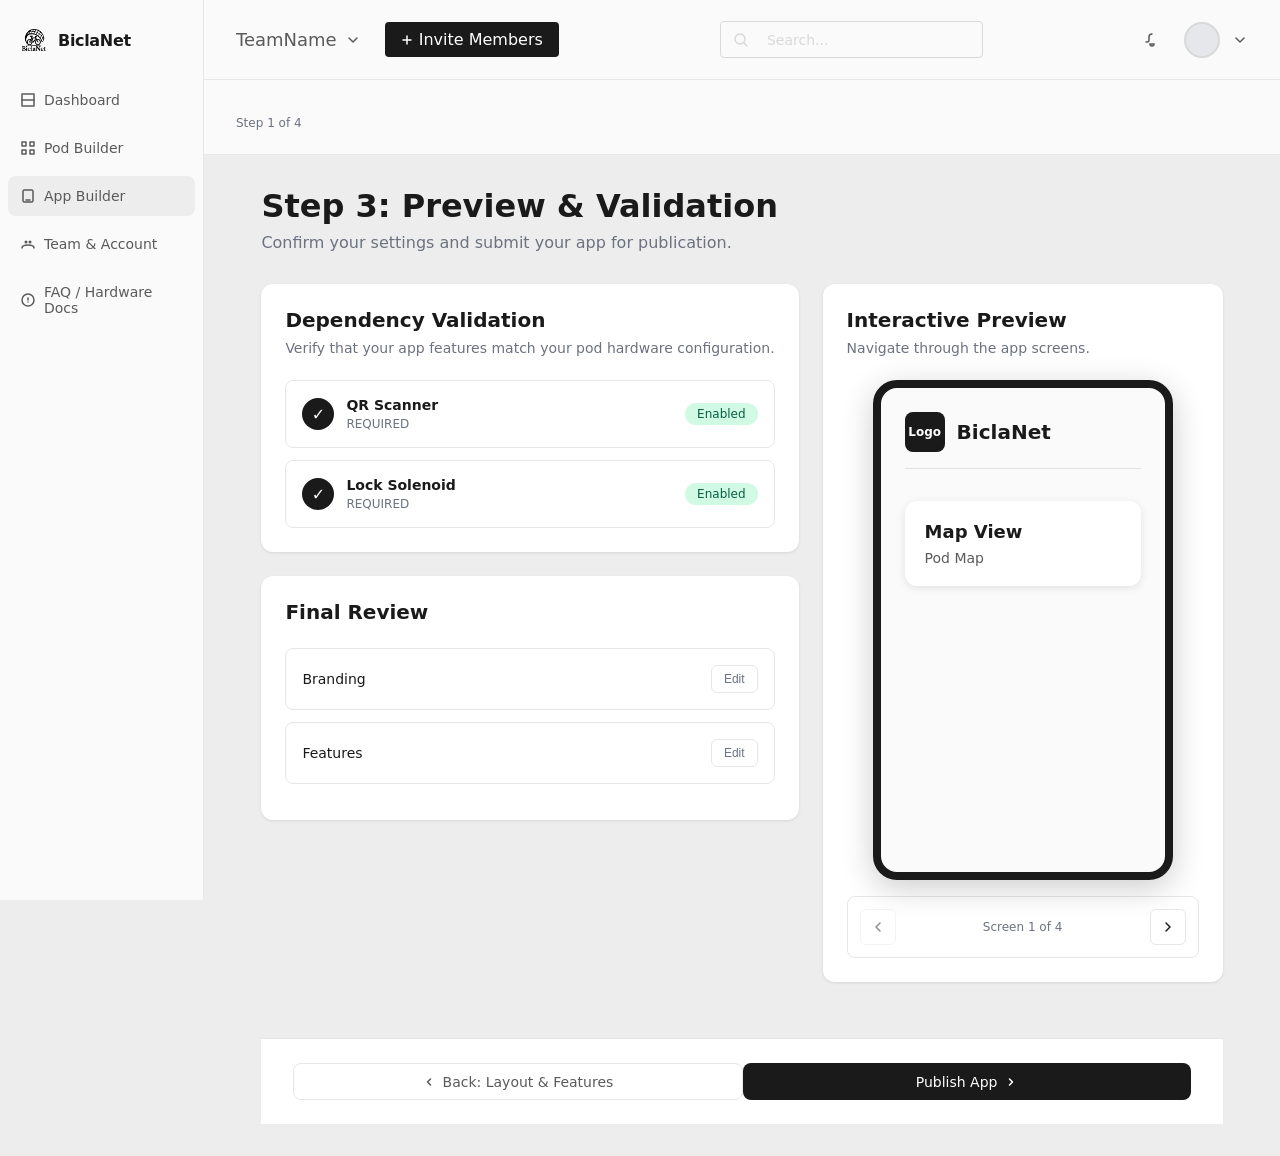
<file: app_builder_3_preview.html>
<!DOCTYPE html>
<html lang="en">
<head>
  <meta charset="UTF-8" />
  <title>App Builder - Step 3: Preview & Validation | BiclaNet</title>
  <link rel="stylesheet" href="style.css" />
</head>
<body data-flow="app" data-step="3">
  <div class="app-layout">
    <div id="sidebar"></div>
    <div class="content-area">
      <div id="topbar"></div>
      <div id="stepper"></div>

      <main class="builder-main">
        <header class="builder-header">
          <h1 class="builder-title">Step 3: Preview & Validation</h1>
          <p class="builder-subtitle">Confirm your settings and submit your app for publication.</p>
        </header>

        <div class="preview-layout">
          <div class="preview-main">
            <section class="builder-section">
              <h2 class="builder-section-title">Dependency Validation</h2>
              <p class="builder-section-description">Verify that your app features match your pod hardware configuration.</p>
              
              <div class="validation-list" id="validationList">
                <!-- Validation items -->
              </div>
              
              <div class="validation-warning" id="validationWarning" style="display: none;">
                <svg width="20" height="20" viewBox="0 0 20 20" fill="none">
                  <path d="M10 2L2 18H18L10 2Z" stroke="currentColor" stroke-width="1.5" stroke-linecap="round" stroke-linejoin="round"/>
                  <path d="M10 8V12M10 14H10.01" stroke="currentColor" stroke-width="1.5" stroke-linecap="round"/>
                </svg>
                <div>
                  <strong>Warning</strong>
                  <p id="warningMessage"></p>
                </div>
              </div>
            </section>

            <section class="builder-section">
              <h2 class="builder-section-title">Final Review</h2>
              
              <div class="review-summary">
                <div class="review-item">
                  <span>Branding</span>
                  <button class="review-edit-btn" onclick="window.location.href='app_builder_1_branding.html'">Edit</button>
                </div>
                <div class="review-item">
                  <span>Features</span>
                  <button class="review-edit-btn" onclick="window.location.href='app_builder_2_features.html'">Edit</button>
                </div>
              </div>
            </section>
          </div>

          <div class="preview-sidebar">
            <section class="builder-section">
              <h2 class="builder-section-title">Interactive Preview</h2>
              <p class="builder-section-description">Navigate through the app screens.</p>
              
              <div class="phone-preview-container">
                <div class="phone-preview" id="phonePreview">
                  <div class="phone-screen" id="phoneScreen">
                    <!-- Screen content will be rendered by JS -->
                  </div>
                </div>
                
                <div class="preview-nav">
                  <button class="preview-nav-btn" onclick="navigateScreen('prev')" id="prevBtn" disabled>
                    <svg width="16" height="16" viewBox="0 0 16 16" fill="none">
                      <path d="M10 12L6 8L10 4" stroke="currentColor" stroke-width="1.5" stroke-linecap="round" stroke-linejoin="round"/>
                    </svg>
                  </button>
                  <span class="preview-nav-info" id="screenInfo">Screen 1 of 4</span>
                  <button class="preview-nav-btn" onclick="navigateScreen('next')" id="nextBtn">
                    <svg width="16" height="16" viewBox="0 0 16 16" fill="none">
                      <path d="M6 4L10 8L6 12" stroke="currentColor" stroke-width="1.5" stroke-linecap="round" stroke-linejoin="round"/>
                    </svg>
                  </button>
                </div>
              </div>
            </section>
          </div>
        </div>

        <nav class="builder-nav">
          <button class="btn-secondary" onclick="window.location.href='app_builder_2_features.html'">
            <svg width="12" height="12" viewBox="0 0 12 12" fill="none">
              <path d="M7.5 3L4.5 6L7.5 9" stroke="currentColor" stroke-width="1.5" stroke-linecap="round" stroke-linejoin="round"/>
            </svg>
            Back: Layout & Features
          </button>
          <button class="btn-primary" onclick="publishApp()">
            Publish App
            <svg width="12" height="12" viewBox="0 0 12 12" fill="none">
              <path d="M4.5 9L7.5 6L4.5 3" stroke="currentColor" stroke-width="1.5" stroke-linecap="round" stroke-linejoin="round"/>
            </svg>
          </button>
        </nav>
      </main>
    </div>
  </div>

  <script src="app_shell.js"></script>
  <script src="builder_state.js"></script>
  <script>

    let currentScreen = 0;
    const screens = [
      { title: 'Map View', content: 'Pod Map' },
      { title: 'Pod Details', content: 'Pod Card' },
      { title: 'Unlock', content: 'Unlock Screen' },
      { title: 'Confirmation', content: 'Success!' }
    ];

    function renderValidation() {
      const config = BuilderState.getConfig();
      const container = document.getElementById('validationList');
      const warning = document.getElementById('validationWarning');
      
      const validations = [];
      
      // Check QR
      if (config.pod.access.qr || config.pod.access.both) {
        validations.push({ feature: 'QR Scanner', status: 'required', enabled: true });
      }
      
      // Check RFID
      if (config.pod.access.rfid || config.pod.access.both) {
        validations.push({ feature: 'RFID Reader', status: 'required', enabled: true });
      }
      
      // Check Lock
      if (config.pod.lock.type) {
        validations.push({ feature: 'Lock Solenoid', status: 'required', enabled: true });
      }
      
      // Check Temp/Humidity
      if (config.pod.sensors.tempHumidity) {
        validations.push({ feature: 'Temp/Humidity', status: 'optional', enabled: config.app.features.environmentCard });
      }
      
      // Check Camera
      if (config.pod.sensors.camera) {
        validations.push({ feature: 'Camera', status: 'optional', enabled: config.app.features.surveillanceBadge });
      } else if (config.app.features.surveillanceBadge) {
        // Warning: surveillance badge enabled but no camera
        warning.style.display = 'flex';
        document.getElementById('warningMessage').textContent = 'Surveillance Badge is enabled but pod does not have a camera sensor. This feature will not function.';
      } else {
        warning.style.display = 'none';
      }
      
      container.innerHTML = validations.map(v => `
        <div class="validation-item">
          <div class="validation-icon validation-${v.status}">
            ${v.status === 'required' ? '✓' : '○'}
          </div>
          <div class="validation-content">
            <strong>${v.feature}</strong>
            <span>${v.status === 'required' ? 'REQUIRED' : 'OPTIONAL'}</span>
          </div>
          <div class="validation-status ${v.enabled ? 'validation-enabled' : 'validation-disabled'}">
            ${v.enabled ? 'Enabled' : 'Disabled'}
          </div>
        </div>
      `).join('');
    }

    function renderScreen(index) {
      const screen = screens[index];
      const container = document.getElementById('phoneScreen');
      
      container.innerHTML = `
        <div class="preview-header">
          <div class="preview-logo">Logo</div>
          <div class="preview-title">BiclaNet</div>
        </div>
        <div class="preview-content">
          <div class="preview-card">
            <h3 class="preview-card-title">${screen.title}</h3>
            <p class="preview-card-text">${screen.content}</p>
          </div>
        </div>
      `;
      
      // Update nav
      document.getElementById('screenInfo').textContent = `Screen ${index + 1} of ${screens.length}`;
      document.getElementById('prevBtn').disabled = index === 0;
      document.getElementById('nextBtn').disabled = index === screens.length - 1;
    }

    function navigateScreen(direction) {
      if (direction === 'next' && currentScreen < screens.length - 1) {
        currentScreen++;
      } else if (direction === 'prev' && currentScreen > 0) {
        currentScreen--;
      }
      renderScreen(currentScreen);
    }

    function publishApp() {
      alert('App published successfully!');
      window.location.href = 'dashboard.html';
    }

    function initPage() {
      renderValidation();
      renderScreen(0);
    }

    if (document.readyState === 'loading') {
      document.addEventListener('DOMContentLoaded', initPage);
    } else {
      initPage();
    }
  </script>
  <style>
    .preview-layout {
      display: grid;
      grid-template-columns: 1fr 400px;
      gap: 24px;
      margin-bottom: 32px;
    }

    .validation-list {
      display: flex;
      flex-direction: column;
      gap: 12px;
      margin-top: 24px;
    }

    .validation-item {
      display: flex;
      align-items: center;
      gap: 12px;
      padding: 16px;
      background: white;
      border: 1px solid #e5e7eb;
      border-radius: 8px;
    }

    .validation-icon {
      width: 32px;
      height: 32px;
      border-radius: 50%;
      display: flex;
      align-items: center;
      justify-content: center;
      font-weight: 600;
      flex-shrink: 0;
    }

    .validation-required {
      background: #1a1a1a;
      color: white;
    }

    .validation-optional {
      background: #e5e7eb;
      color: #6b7280;
    }

    .validation-content {
      flex: 1;
      display: flex;
      flex-direction: column;
      gap: 4px;
    }

    .validation-content strong {
      font-size: 14px;
      font-weight: 600;
      color: #1a1a1a;
    }

    .validation-content span {
      font-size: 12px;
      color: #6b7280;
      text-transform: uppercase;
    }

    .validation-status {
      padding: 4px 12px;
      border-radius: 12px;
      font-size: 12px;
      font-weight: 500;
    }

    .validation-enabled {
      background: #d1fae5;
      color: #065f46;
    }

    .validation-disabled {
      background: #fee2e2;
      color: #991b1b;
    }

    .validation-warning {
      display: flex;
      gap: 12px;
      padding: 16px;
      background: #fef3c7;
      border: 1px solid #f59e0b;
      border-radius: 8px;
      margin-top: 24px;
      color: #92400e;
    }

    .validation-warning svg {
      flex-shrink: 0;
      stroke: currentColor;
    }

    .validation-warning strong {
      display: block;
      margin-bottom: 4px;
    }

    .validation-warning p {
      margin: 0;
      font-size: 14px;
    }

    .review-summary {
      margin-top: 24px;
    }

    .review-item {
      display: flex;
      justify-content: space-between;
      align-items: center;
      padding: 16px;
      background: white;
      border: 1px solid #e5e7eb;
      border-radius: 8px;
      margin-bottom: 12px;
    }

    .review-item span {
      font-size: 14px;
      font-weight: 500;
      color: #1a1a1a;
    }

    .review-edit-btn {
      padding: 6px 12px;
      background: transparent;
      border: 1px solid #e5e7eb;
      border-radius: 6px;
      font-size: 12px;
      color: #6b7280;
      cursor: pointer;
      transition: all 0.2s;
    }

    .review-edit-btn:hover {
      border-color: #1a1a1a;
      color: #1a1a1a;
    }

    .phone-preview-container {
      margin-top: 24px;
    }

    .phone-preview {
      display: flex;
      justify-content: center;
      margin-bottom: 16px;
    }

    .phone-screen {
      width: 300px;
      height: 500px;
      background: #FAFAFA;
      border-radius: 24px;
      padding: 24px;
      box-shadow: 0 8px 32px rgba(0, 0, 0, 0.2);
      border: 8px solid #1a1a1a;
    }

    .preview-header {
      display: flex;
      align-items: center;
      gap: 12px;
      margin-bottom: 32px;
      padding-bottom: 16px;
      border-bottom: 1px solid rgba(0, 0, 0, 0.1);
    }

    .preview-logo {
      width: 40px;
      height: 40px;
      background: #1A1A1A;
      border-radius: 8px;
      display: flex;
      align-items: center;
      justify-content: center;
      color: white;
      font-size: 12px;
      font-weight: 600;
    }

    .preview-title {
      font-size: 20px;
      font-weight: 600;
      color: #1A1A1A;
    }

    .preview-content {
      display: flex;
      flex-direction: column;
      gap: 16px;
    }

    .preview-card {
      background: white;
      padding: 20px;
      border-radius: 12px;
      box-shadow: 0 2px 8px rgba(0, 0, 0, 0.1);
    }

    .preview-card-title {
      font-size: 18px;
      font-weight: 600;
      color: #1A1A1A;
      margin: 0 0 8px 0;
    }

    .preview-card-text {
      font-size: 14px;
      color: #5A5A5A;
      margin: 0;
    }

    .preview-nav {
      display: flex;
      justify-content: space-between;
      align-items: center;
      padding: 12px;
      background: white;
      border: 1px solid #e5e7eb;
      border-radius: 8px;
    }

    .preview-nav-btn {
      width: 36px;
      height: 36px;
      background: white;
      border: 1px solid #e5e7eb;
      border-radius: 6px;
      display: flex;
      align-items: center;
      justify-content: center;
      cursor: pointer;
      transition: all 0.2s;
      color: #1a1a1a;
    }

    .preview-nav-btn:hover:not(:disabled) {
      border-color: #1a1a1a;
      background: #f9fafb;
    }

    .preview-nav-btn:disabled {
      opacity: 0.5;
      cursor: not-allowed;
    }

    .preview-nav-info {
      font-size: 12px;
      color: #6b7280;
    }

    @media (max-width: 1200px) {
      .preview-layout {
        grid-template-columns: 1fr;
      }
    }
  </style>
</body>
</html>
</file>
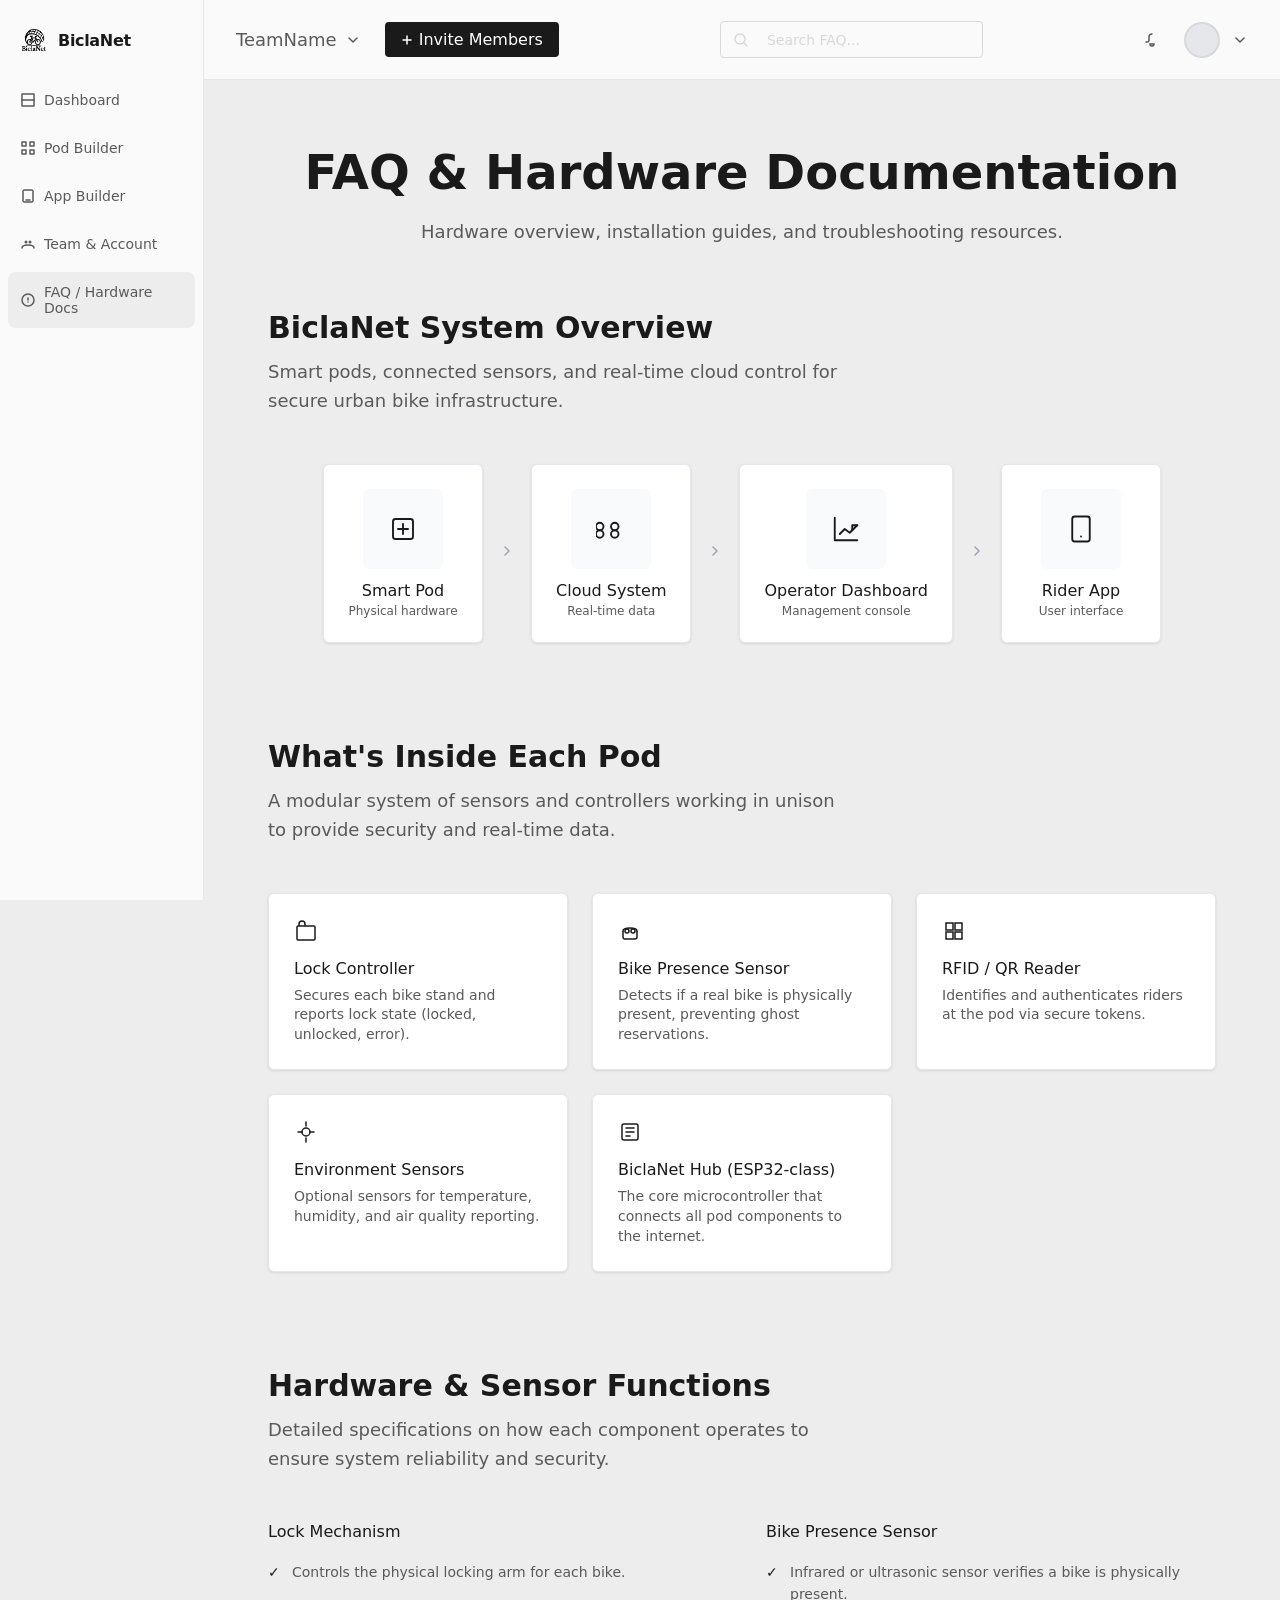
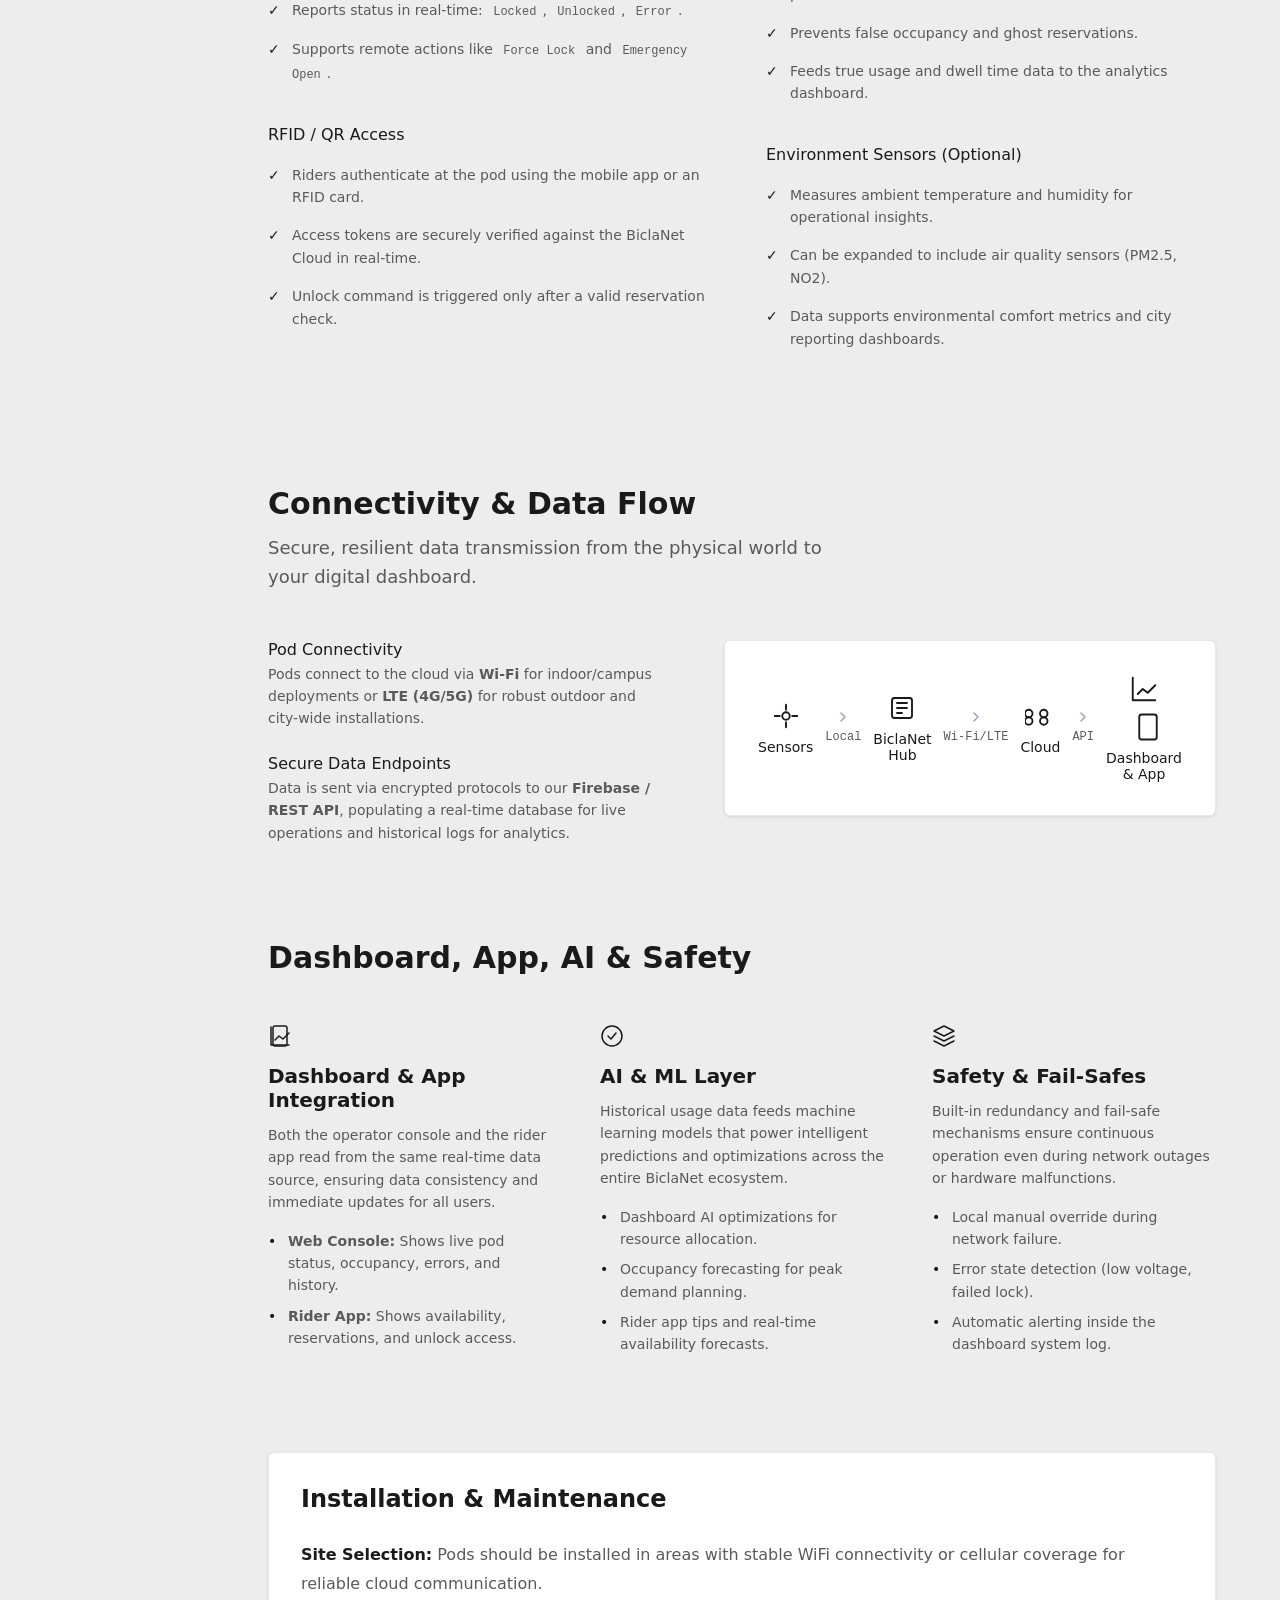
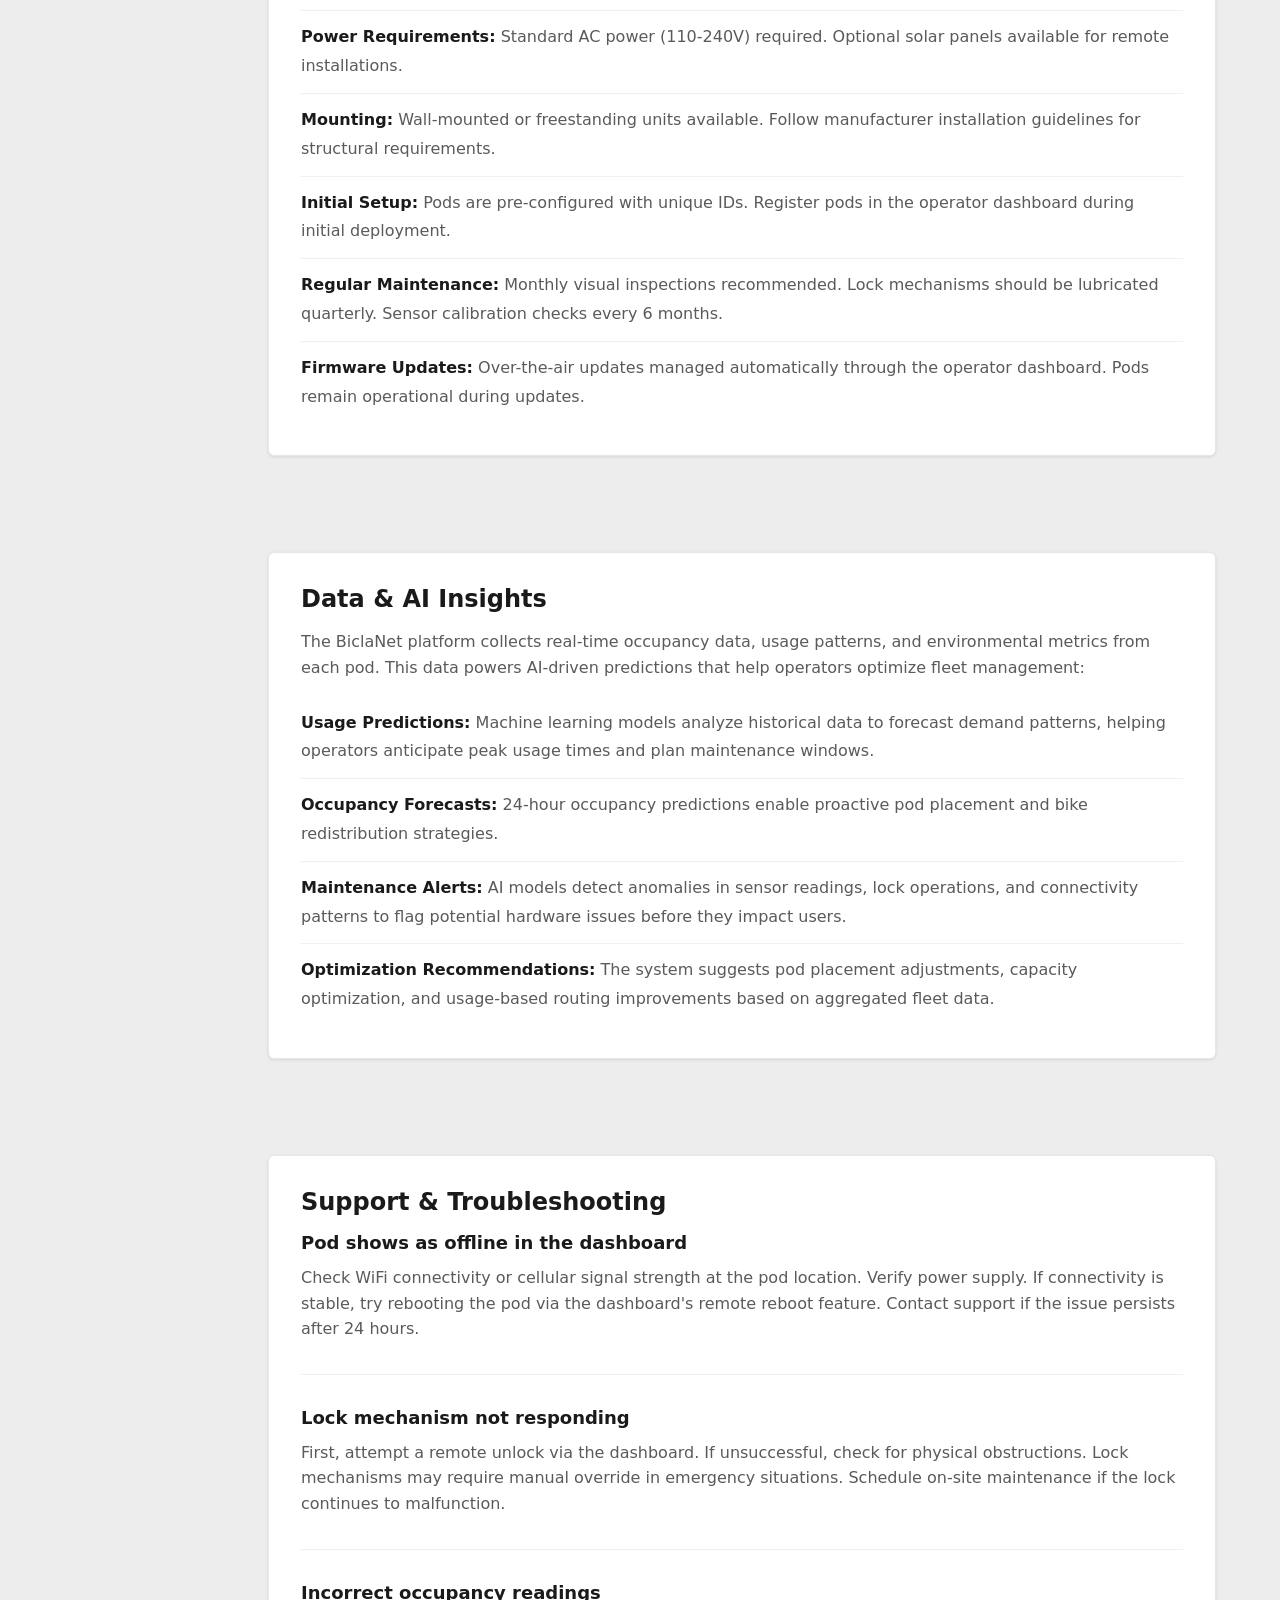
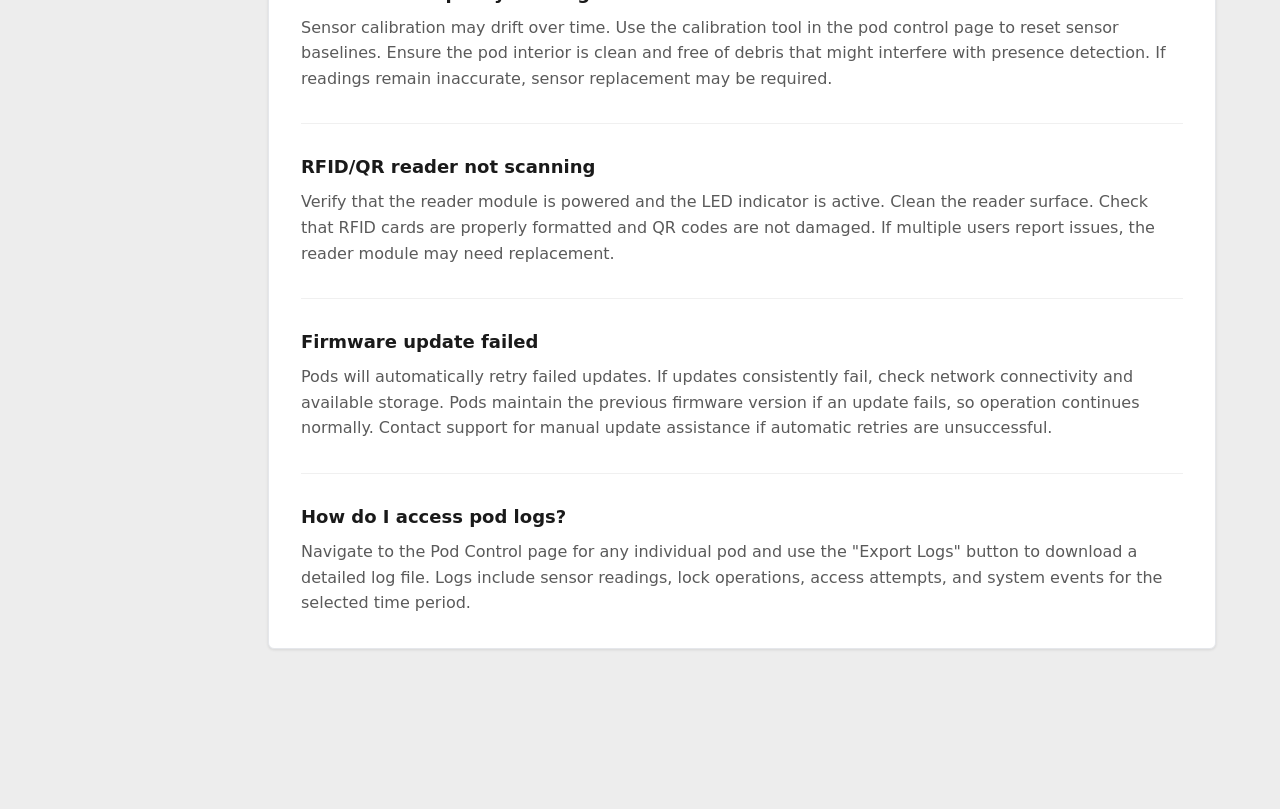
<file: faq.html>
<!DOCTYPE html>
<html lang="en">
<head>
  <meta charset="UTF-8" />
  <meta name="viewport" content="width=device-width, initial-scale=1" />
  <title>BiclaNet – FAQ & Hardware Docs</title>
  <link rel="stylesheet" href="style.css" />
</head>
<body>
  <div class="app-layout">
    <!-- Sidebar -->
    <div id="sidebar"></div>

    <!-- Content Area -->
    <div class="content-area">
      <!-- Top Navigation Bar -->
      <div id="topbar"></div>

      <!-- Main Content -->
      <main class="dashboard-main">
        <div class="faq-container">
          <!-- Page Header -->
          <div class="faq-header">
            <h1 class="faq-title">FAQ & Hardware Documentation</h1>
            <p class="faq-description">Hardware overview, installation guides, and troubleshooting resources.</p>
          </div>

          <!-- SECTION 1: BiclaNet System Overview -->
          <section class="faq-section">
            <div class="faq-section-header">
              <h2 class="faq-section-title">BiclaNet System Overview</h2>
              <p class="faq-section-subtitle">Smart pods, connected sensors, and real-time cloud control for secure urban bike infrastructure.</p>
            </div>
            
            <div class="system-flow">
              <div class="system-flow-item">
                <div class="system-flow-icon">
                  <svg width="30" height="30" viewBox="0 0 24 24" fill="none">
                    <rect x="4" y="4" width="16" height="16" rx="2" stroke="#1a1a1a" stroke-width="1.5"/>
                    <path d="M12 8V16M8 12H16" stroke="#1a1a1a" stroke-width="1.5" stroke-linecap="round"/>
                  </svg>
                </div>
                <h3 class="system-flow-title">Smart Pod</h3>
                <p class="system-flow-desc">Physical hardware</p>
              </div>
              
              <div class="system-flow-arrow">
                <svg width="16" height="16" viewBox="0 0 16 16" fill="none">
                  <path d="M6 4L10 8L6 12" stroke="#9ca3af" stroke-width="1.5" stroke-linecap="round" stroke-linejoin="round"/>
                </svg>
              </div>
              
              <div class="system-flow-item">
                <div class="system-flow-icon">
                  <svg width="30" height="30" viewBox="0 0 24 24" fill="none">
                    <path d="M18 10C18 8.34315 16.6569 7 15 7C13.3431 7 12 8.34315 12 10C12 11.6569 13.3431 13 15 13C16.6569 13 18 11.6569 18 10Z" stroke="#1a1a1a" stroke-width="1.5"/>
                    <path d="M6 16C6 14.3431 4.65685 13 3 13C1.34315 13 0 14.3431 0 16C0 17.6569 1.34315 19 3 19C4.65685 19 6 17.6569 6 16Z" stroke="#1a1a1a" stroke-width="1.5"/>
                    <path d="M18 16C18 14.3431 16.6569 13 15 13C13.3431 13 12 14.3431 12 16C12 17.6569 13.3431 19 15 19C16.6569 19 18 17.6569 18 16Z" stroke="#1a1a1a" stroke-width="1.5"/>
                    <path d="M6 10C6 8.34315 4.65685 7 3 7C1.34315 7 0 8.34315 0 10C0 11.6569 1.34315 13 3 13C4.65685 13 6 11.6569 6 10Z" stroke="#1a1a1a" stroke-width="1.5"/>
                  </svg>
                </div>
                <h3 class="system-flow-title">Cloud System</h3>
                <p class="system-flow-desc">Real-time data</p>
              </div>
              
              <div class="system-flow-arrow">
                <svg width="16" height="16" viewBox="0 0 16 16" fill="none">
                  <path d="M6 4L10 8L6 12" stroke="#9ca3af" stroke-width="1.5" stroke-linecap="round" stroke-linejoin="round"/>
                </svg>
              </div>
              
              <div class="system-flow-item">
                <div class="system-flow-icon">
                  <svg width="30" height="30" viewBox="0 0 24 24" fill="none">
                    <path d="M3 3V21H21" stroke="#1a1a1a" stroke-width="1.5" stroke-linecap="round" stroke-linejoin="round"/>
                    <path d="M7 16L11 12L15 15L21 9" stroke="#1a1a1a" stroke-width="1.5" stroke-linecap="round" stroke-linejoin="round"/>
                    <path d="M21 9H17V13" stroke="#1a1a1a" stroke-width="1.5" stroke-linecap="round" stroke-linejoin="round"/>
                  </svg>
                </div>
                <h3 class="system-flow-title">Operator Dashboard</h3>
                <p class="system-flow-desc">Management console</p>
              </div>
              
              <div class="system-flow-arrow">
                <svg width="16" height="16" viewBox="0 0 16 16" fill="none">
                  <path d="M6 4L10 8L6 12" stroke="#9ca3af" stroke-width="1.5" stroke-linecap="round" stroke-linejoin="round"/>
                </svg>
              </div>
              
              <div class="system-flow-item">
                <div class="system-flow-icon">
                  <svg width="30" height="30" viewBox="0 0 24 24" fill="none">
                    <rect x="5" y="2" width="14" height="20" rx="2" stroke="#1a1a1a" stroke-width="1.5"/>
                    <path d="M12 18H12.01" stroke="#1a1a1a" stroke-width="1.5" stroke-linecap="round"/>
                  </svg>
                </div>
                <h3 class="system-flow-title">Rider App</h3>
                <p class="system-flow-desc">User interface</p>
              </div>
            </div>
          </section>

          <!-- SECTION 2: What's Inside Each Pod -->
          <section class="faq-section">
            <div class="faq-section-header">
              <h2 class="faq-section-title">What's Inside Each Pod</h2>
              <p class="faq-section-subtitle">A modular system of sensors and controllers working in unison to provide security and real-time data.</p>
            </div>
            
            <div class="pod-components-grid">
              <div class="pod-component-card">
                <div class="pod-component-icon">
                  <svg width="24" height="24" viewBox="0 0 24 24" fill="none">
                    <rect x="3" y="7" width="18" height="14" rx="1" stroke="#1a1a1a" stroke-width="1.5"/>
                    <path d="M5 7V5C5 3.34315 6.34315 2 8 2C9.65685 2 11 3.34315 11 5V7" stroke="#1a1a1a" stroke-width="1.5"/>
                  </svg>
                </div>
                <h3 class="pod-component-title">Lock Controller</h3>
                <p class="pod-component-desc">Secures each bike stand and reports lock state (locked, unlocked, error).</p>
              </div>
              
              <div class="pod-component-card">
                <div class="pod-component-icon">
                  <svg width="24" height="24" viewBox="0 0 24 24" fill="none">
                    <path d="M5 12C5 10 7 9 12 9C17 9 19 10 19 12" stroke="#1a1a1a" stroke-width="1.5" stroke-linecap="round"/>
                    <circle cx="9" cy="12" r="2" stroke="#1a1a1a" stroke-width="1.5"/>
                    <circle cx="15" cy="12" r="2" stroke="#1a1a1a" stroke-width="1.5"/>
                    <path d="M5 12V18C5 19.1046 5.89543 20 7 20H17C18.1046 20 19 19.1046 19 18V12" stroke="#1a1a1a" stroke-width="1.5"/>
                  </svg>
                </div>
                <h3 class="pod-component-title">Bike Presence Sensor</h3>
                <p class="pod-component-desc">Detects if a real bike is physically present, preventing ghost reservations.</p>
              </div>
              
              <div class="pod-component-card">
                <div class="pod-component-icon">
                  <svg width="24" height="24" viewBox="0 0 24 24" fill="none">
                    <rect x="4" y="4" width="7" height="7" stroke="#1a1a1a" stroke-width="1.5"/>
                    <rect x="13" y="4" width="7" height="7" stroke="#1a1a1a" stroke-width="1.5"/>
                    <rect x="4" y="13" width="7" height="7" stroke="#1a1a1a" stroke-width="1.5"/>
                    <rect x="13" y="13" width="7" height="7" stroke="#1a1a1a" stroke-width="1.5"/>
                  </svg>
                </div>
                <h3 class="pod-component-title">RFID / QR Reader</h3>
                <p class="pod-component-desc">Identifies and authenticates riders at the pod via secure tokens.</p>
              </div>
              
              <div class="pod-component-card">
                <div class="pod-component-icon">
                  <svg width="24" height="24" viewBox="0 0 24 24" fill="none">
                    <path d="M12 2V6M12 18V22M4 12H8M16 12H20" stroke="#1a1a1a" stroke-width="1.5" stroke-linecap="round"/>
                    <circle cx="12" cy="12" r="4" stroke="#1a1a1a" stroke-width="1.5"/>
                  </svg>
                </div>
                <h3 class="pod-component-title">Environment Sensors</h3>
                <p class="pod-component-desc">Optional sensors for temperature, humidity, and air quality reporting.</p>
              </div>
              
              <div class="pod-component-card">
                <div class="pod-component-icon">
                  <svg width="24" height="24" viewBox="0 0 24 24" fill="none">
                    <rect x="4" y="4" width="16" height="16" rx="2" stroke="#1a1a1a" stroke-width="1.5"/>
                    <path d="M8 8H16M8 12H16M8 16H12" stroke="#1a1a1a" stroke-width="1.5" stroke-linecap="round"/>
                  </svg>
                </div>
                <h3 class="pod-component-title">BiclaNet Hub (ESP32-class)</h3>
                <p class="pod-component-desc">The core microcontroller that connects all pod components to the internet.</p>
              </div>
            </div>
          </section>

          <!-- SECTION 3: Hardware & Sensor Functions -->
          <section class="faq-section">
            <div class="faq-section-header">
              <h2 class="faq-section-title">Hardware & Sensor Functions</h2>
              <p class="faq-section-subtitle">Detailed specifications on how each component operates to ensure system reliability and security.</p>
            </div>
            
            <div class="hardware-functions-grid">
              <div class="hardware-function-column">
                <h3 class="hardware-function-title">Lock Mechanism</h3>
                <ul class="hardware-function-list">
                  <li>Controls the physical locking arm for each bike.</li>
                  <li>Reports status in real-time: <code>Locked</code>, <code>Unlocked</code>, <code>Error</code>.</li>
                  <li>Supports remote actions like <code>Force Lock</code> and <code>Emergency Open</code>.</li>
                </ul>
                
                <h3 class="hardware-function-title">RFID / QR Access</h3>
                <ul class="hardware-function-list">
                  <li>Riders authenticate at the pod using the mobile app or an RFID card.</li>
                  <li>Access tokens are securely verified against the BiclaNet Cloud in real-time.</li>
                  <li>Unlock command is triggered only after a valid reservation check.</li>
                </ul>
              </div>
              
              <div class="hardware-function-column">
                <h3 class="hardware-function-title">Bike Presence Sensor</h3>
                <ul class="hardware-function-list">
                  <li>Infrared or ultrasonic sensor verifies a bike is physically present.</li>
                  <li>Prevents false occupancy and ghost reservations.</li>
                  <li>Feeds true usage and dwell time data to the analytics dashboard.</li>
                </ul>
                
                <h3 class="hardware-function-title">Environment Sensors (Optional)</h3>
                <ul class="hardware-function-list">
                  <li>Measures ambient temperature and humidity for operational insights.</li>
                  <li>Can be expanded to include air quality sensors (PM2.5, NO2).</li>
                  <li>Data supports environmental comfort metrics and city reporting dashboards.</li>
                </ul>
              </div>
            </div>
          </section>

          <!-- SECTION 4: Connectivity & Data Flow -->
          <section class="faq-section">
            <div class="faq-section-header">
              <h2 class="faq-section-title">Connectivity & Data Flow</h2>
              <p class="faq-section-subtitle">Secure, resilient data transmission from the physical world to your digital dashboard.</p>
            </div>
            
            <div class="connectivity-layout">
              <div class="connectivity-content">
                <div class="connectivity-item">
                  <h4 class="connectivity-item-title">Pod Connectivity</h4>
                  <p class="connectivity-item-text">Pods connect to the cloud via <strong>Wi-Fi</strong> for indoor/campus deployments or <strong>LTE (4G/5G)</strong> for robust outdoor and city-wide installations.</p>
                </div>
                <div class="connectivity-item">
                  <h4 class="connectivity-item-title">Secure Data Endpoints</h4>
                  <p class="connectivity-item-text">Data is sent via encrypted protocols to our <strong>Firebase / REST API</strong>, populating a real-time database for live operations and historical logs for analytics.</p>
                </div>
              </div>
              
              <div class="connectivity-diagram">
                <div class="connectivity-flow">
                  <div class="connectivity-node">
                    <div class="connectivity-node-icon">
                      <svg width="30" height="30" viewBox="0 0 24 24" fill="none">
                        <path d="M3 12H7M17 12H21M12 3V7M12 17V21" stroke="#1a1a1a" stroke-width="1.5" stroke-linecap="round"/>
                        <circle cx="12" cy="12" r="3" stroke="#1a1a1a" stroke-width="1.5"/>
                      </svg>
                    </div>
                    <span class="connectivity-node-label">Sensors</span>
                  </div>
                  
                  <div class="connectivity-arrow">
                    <svg width="14" height="14" viewBox="0 0 14 14" fill="none">
                      <path d="M5 3L9 7L5 11" stroke="#9ca3af" stroke-width="1.5" stroke-linecap="round" stroke-linejoin="round"/>
                    </svg>
                    <span class="connectivity-arrow-label">Local</span>
                  </div>
                  
                  <div class="connectivity-node">
                    <div class="connectivity-node-icon">
                      <svg width="30" height="30" viewBox="0 0 24 24" fill="none">
                        <rect x="4" y="4" width="16" height="16" rx="2" stroke="#1a1a1a" stroke-width="1.5"/>
                        <path d="M8 8H16M8 12H16M8 16H12" stroke="#1a1a1a" stroke-width="1.5" stroke-linecap="round"/>
                      </svg>
                    </div>
                    <span class="connectivity-node-label">BiclaNet Hub</span>
                  </div>
                  
                  <div class="connectivity-arrow">
                    <svg width="14" height="14" viewBox="0 0 14 14" fill="none">
                      <path d="M5 3L9 7L5 11" stroke="#9ca3af" stroke-width="1.5" stroke-linecap="round" stroke-linejoin="round"/>
                    </svg>
                    <span class="connectivity-arrow-label">Wi-Fi/LTE</span>
                  </div>
                  
                  <div class="connectivity-node">
                    <div class="connectivity-node-icon">
                      <svg width="30" height="30" viewBox="0 0 24 24" fill="none">
                        <path d="M18 10C18 8.34315 16.6569 7 15 7C13.3431 7 12 8.34315 12 10C12 11.6569 13.3431 13 15 13C16.6569 13 18 11.6569 18 10Z" stroke="#1a1a1a" stroke-width="1.5"/>
                        <path d="M6 16C6 14.3431 4.65685 13 3 13C1.34315 13 0 14.3431 0 16C0 17.6569 1.34315 19 3 19C4.65685 19 6 17.6569 6 16Z" stroke="#1a1a1a" stroke-width="1.5"/>
                        <path d="M18 16C18 14.3431 16.6569 13 15 13C13.3431 13 12 14.3431 12 16C12 17.6569 13.3431 19 15 19C16.6569 19 18 17.6569 18 16Z" stroke="#1a1a1a" stroke-width="1.5"/>
                        <path d="M6 10C6 8.34315 4.65685 7 3 7C1.34315 7 0 8.34315 0 10C0 11.6569 1.34315 13 3 13C4.65685 13 6 11.6569 6 10Z" stroke="#1a1a1a" stroke-width="1.5"/>
                      </svg>
                    </div>
                    <span class="connectivity-node-label">Cloud</span>
                  </div>
                  
                  <div class="connectivity-arrow">
                    <svg width="14" height="14" viewBox="0 0 14 14" fill="none">
                      <path d="M5 3L9 7L5 11" stroke="#9ca3af" stroke-width="1.5" stroke-linecap="round" stroke-linejoin="round"/>
                    </svg>
                    <span class="connectivity-arrow-label">API</span>
                  </div>
                  
                  <div class="connectivity-node">
                    <div class="connectivity-node-icon">
                      <svg width="30" height="30" viewBox="0 0 24 24" fill="none">
                        <path d="M3 3V21H21" stroke="#1a1a1a" stroke-width="1.5" stroke-linecap="round" stroke-linejoin="round"/>
                        <path d="M7 16L11 12L15 15L21 9" stroke="#1a1a1a" stroke-width="1.5" stroke-linecap="round" stroke-linejoin="round"/>
                      </svg>
                    </div>
                    <div class="connectivity-node-icon" style="margin-left: 8px;">
                      <svg width="30" height="30" viewBox="0 0 24 24" fill="none">
                        <rect x="5" y="2" width="14" height="20" rx="2" stroke="#1a1a1a" stroke-width="1.5"/>
                      </svg>
                    </div>
                    <span class="connectivity-node-label">Dashboard & App</span>
                  </div>
                </div>
              </div>
            </div>
          </section>

          <!-- SECTION 5: Dashboard, App, AI & Safety -->
          <section class="faq-section">
            <div class="faq-section-header">
              <h2 class="faq-section-title">Dashboard, App, AI & Safety</h2>
            </div>
            
            <div class="feature-cards-grid">
              <div class="feature-card">
                <div class="feature-card-icon">
                  <svg width="24" height="24" viewBox="0 0 24 24" fill="none">
                    <path d="M3 3V21H21" stroke="#1a1a1a" stroke-width="1.5" stroke-linecap="round" stroke-linejoin="round"/>
                    <path d="M7 16L11 12L15 15L21 9" stroke="#1a1a1a" stroke-width="1.5" stroke-linecap="round" stroke-linejoin="round"/>
                    <rect x="5" y="2" width="14" height="20" rx="2" stroke="#1a1a1a" stroke-width="1.5"/>
                  </svg>
                </div>
                <h3 class="feature-card-title">Dashboard & App Integration</h3>
                <p class="feature-card-desc">Both the operator console and the rider app read from the same real-time data source, ensuring data consistency and immediate updates for all users.</p>
                <ul class="feature-card-list">
                  <li><strong>Web Console:</strong> Shows live pod status, occupancy, errors, and history.</li>
                  <li><strong>Rider App:</strong> Shows availability, reservations, and unlock access.</li>
                </ul>
              </div>
              
              <div class="feature-card">
                <div class="feature-card-icon">
                  <svg width="24" height="24" viewBox="0 0 24 24" fill="none">
                    <path d="M12 2C6.48 2 2 6.48 2 12C2 17.52 6.48 22 12 22C17.52 22 22 17.52 22 12C22 6.48 17.52 2 12 2Z" stroke="#1a1a1a" stroke-width="1.5"/>
                    <path d="M8 12L11 15L16 9" stroke="#1a1a1a" stroke-width="1.5" stroke-linecap="round" stroke-linejoin="round"/>
                  </svg>
                </div>
                <h3 class="feature-card-title">AI & ML Layer</h3>
                <p class="feature-card-desc">Historical usage data feeds machine learning models that power intelligent predictions and optimizations across the entire BiclaNet ecosystem.</p>
                <ul class="feature-card-list">
                  <li>Dashboard AI optimizations for resource allocation.</li>
                  <li>Occupancy forecasting for peak demand planning.</li>
                  <li>Rider app tips and real-time availability forecasts.</li>
                </ul>
              </div>
              
              <div class="feature-card">
                <div class="feature-card-icon">
                  <svg width="24" height="24" viewBox="0 0 24 24" fill="none">
                    <path d="M12 2L2 7L12 12L22 7L12 2Z" stroke="#1a1a1a" stroke-width="1.5" stroke-linecap="round" stroke-linejoin="round"/>
                    <path d="M2 17L12 22L22 17" stroke="#1a1a1a" stroke-width="1.5" stroke-linecap="round" stroke-linejoin="round"/>
                    <path d="M2 12L12 17L22 12" stroke="#1a1a1a" stroke-width="1.5" stroke-linecap="round" stroke-linejoin="round"/>
                  </svg>
                </div>
                <h3 class="feature-card-title">Safety & Fail-Safes</h3>
                <p class="feature-card-desc">Built-in redundancy and fail-safe mechanisms ensure continuous operation even during network outages or hardware malfunctions.</p>
                <ul class="feature-card-list">
                  <li>Local manual override during network failure.</li>
                  <li>Error state detection (low voltage, failed lock).</li>
                  <li>Automatic alerting inside the dashboard system log.</li>
                </ul>
              </div>
            </div>
          </section>

          <!-- Existing FAQ Content -->
          <section class="faq-section">
            <div class="faq-card">
              <h2 class="faq-card-title">Installation & Maintenance</h2>
              <ul class="faq-list">
                <li><strong>Site Selection:</strong> Pods should be installed in areas with stable WiFi connectivity or cellular coverage for reliable cloud communication.</li>
                <li><strong>Power Requirements:</strong> Standard AC power (110-240V) required. Optional solar panels available for remote installations.</li>
                <li><strong>Mounting:</strong> Wall-mounted or freestanding units available. Follow manufacturer installation guidelines for structural requirements.</li>
                <li><strong>Initial Setup:</strong> Pods are pre-configured with unique IDs. Register pods in the operator dashboard during initial deployment.</li>
                <li><strong>Regular Maintenance:</strong> Monthly visual inspections recommended. Lock mechanisms should be lubricated quarterly. Sensor calibration checks every 6 months.</li>
                <li><strong>Firmware Updates:</strong> Over-the-air updates managed automatically through the operator dashboard. Pods remain operational during updates.</li>
              </ul>
            </div>
          </section>

          <section class="faq-section">
            <div class="faq-card">
              <h2 class="faq-card-title">Data & AI Insights</h2>
              <p class="faq-card-content">
                The BiclaNet platform collects real-time occupancy data, usage patterns, and environmental metrics from each pod. 
                This data powers AI-driven predictions that help operators optimize fleet management:
              </p>
              <ul class="faq-list">
                <li><strong>Usage Predictions:</strong> Machine learning models analyze historical data to forecast demand patterns, helping operators anticipate peak usage times and plan maintenance windows.</li>
                <li><strong>Occupancy Forecasts:</strong> 24-hour occupancy predictions enable proactive pod placement and bike redistribution strategies.</li>
                <li><strong>Maintenance Alerts:</strong> AI models detect anomalies in sensor readings, lock operations, and connectivity patterns to flag potential hardware issues before they impact users.</li>
                <li><strong>Optimization Recommendations:</strong> The system suggests pod placement adjustments, capacity optimization, and usage-based routing improvements based on aggregated fleet data.</li>
              </ul>
            </div>
          </section>

          <section class="faq-section">
            <div class="faq-card">
              <h2 class="faq-card-title">Support & Troubleshooting</h2>
              
              <div class="faq-item">
                <h3 class="faq-item-question">Pod shows as offline in the dashboard</h3>
                <p class="faq-item-answer">
                  Check WiFi connectivity or cellular signal strength at the pod location. Verify power supply. 
                  If connectivity is stable, try rebooting the pod via the dashboard's remote reboot feature. 
                  Contact support if the issue persists after 24 hours.
                </p>
              </div>

              <div class="faq-item">
                <h3 class="faq-item-question">Lock mechanism not responding</h3>
                <p class="faq-item-answer">
                  First, attempt a remote unlock via the dashboard. If unsuccessful, check for physical obstructions. 
                  Lock mechanisms may require manual override in emergency situations. Schedule on-site maintenance 
                  if the lock continues to malfunction.
                </p>
              </div>

              <div class="faq-item">
                <h3 class="faq-item-question">Incorrect occupancy readings</h3>
                <p class="faq-item-answer">
                  Sensor calibration may drift over time. Use the calibration tool in the pod control page to reset 
                  sensor baselines. Ensure the pod interior is clean and free of debris that might interfere with 
                  presence detection. If readings remain inaccurate, sensor replacement may be required.
                </p>
              </div>

              <div class="faq-item">
                <h3 class="faq-item-question">RFID/QR reader not scanning</h3>
                <p class="faq-item-answer">
                  Verify that the reader module is powered and the LED indicator is active. Clean the reader surface. 
                  Check that RFID cards are properly formatted and QR codes are not damaged. If multiple users report 
                  issues, the reader module may need replacement.
                </p>
              </div>

              <div class="faq-item">
                <h3 class="faq-item-question">Firmware update failed</h3>
                <p class="faq-item-answer">
                  Pods will automatically retry failed updates. If updates consistently fail, check network connectivity 
                  and available storage. Pods maintain the previous firmware version if an update fails, so operation 
                  continues normally. Contact support for manual update assistance if automatic retries are unsuccessful.
                </p>
              </div>

              <div class="faq-item">
                <h3 class="faq-item-question">How do I access pod logs?</h3>
                <p class="faq-item-answer">
                  Navigate to the Pod Control page for any individual pod and use the "Export Logs" button to download 
                  a detailed log file. Logs include sensor readings, lock operations, access attempts, and system events 
                  for the selected time period.
                </p>
              </div>
            </div>
          </section>
        </div>
      </main>
    </div>
  </div>

  <!-- App Shell Loader -->
  <script src="app_shell.js"></script>

  <style>
    .faq-container {
      padding: 32px;
      max-width: 1280px;
      margin: 0 auto;
    }

    .faq-header {
      margin-bottom: 64px;
      text-align: center;
    }

    .faq-title {
      font-family: 'Space Grotesk', system-ui, sans-serif;
      font-size: 48px;
      font-weight: 700;
      line-height: 1.2;
      color: #1a1a1a;
      margin: 0 0 16px 0;
    }

    .faq-description {
      font-family: 'Inter', system-ui, sans-serif;
      font-size: 18px;
      font-weight: 400;
      line-height: 1.6;
      color: #5a5a5a;
      margin: 0;
    }

    .faq-section {
      margin-bottom: 96px;
    }

    .faq-section-header {
      margin-bottom: 48px;
      max-width: 576px;
    }

    .faq-section-title {
      font-family: 'Space Grotesk', system-ui, sans-serif;
      font-size: 30px;
      font-weight: 700;
      line-height: 1.2;
      color: #1a1a1a;
      margin: 0 0 12px 0;
    }

    .faq-section-subtitle {
      font-family: 'Inter', system-ui, sans-serif;
      font-size: 18px;
      font-weight: 400;
      line-height: 1.6;
      color: #5a5a5a;
      margin: 0;
    }

    /* System Flow */
    .system-flow {
      display: flex;
      align-items: center;
      justify-content: center;
      gap: 16px;
      flex-wrap: wrap;
      margin-top: 48px;
    }

    .system-flow-item {
      background: white;
      border: 1px solid #e5e7eb;
      border-radius: 6px;
      padding: 24px;
      text-align: center;
      box-shadow: 0 1px 3px rgba(0, 0, 0, 0.1);
      min-width: 160px;
    }

    .system-flow-icon {
      width: 80px;
      height: 80px;
      margin: 0 auto 12px;
      display: flex;
      align-items: center;
      justify-content: center;
      background: #f9fafb;
      border-radius: 6px;
    }

    .system-flow-title {
      font-family: 'Inter', system-ui, sans-serif;
      font-size: 16px;
      font-weight: 500;
      color: #1a1a1a;
      margin: 0 0 4px 0;
    }

    .system-flow-desc {
      font-family: 'Inter', system-ui, sans-serif;
      font-size: 12px;
      color: #5a5a5a;
      margin: 0;
    }

    .system-flow-arrow {
      color: #9ca3af;
      flex-shrink: 0;
    }

    /* Pod Components Grid */
    .pod-components-grid {
      display: grid;
      grid-template-columns: repeat(3, 1fr);
      gap: 24px;
      margin-top: 48px;
    }

    .pod-component-card {
      background: white;
      border: 1px solid #e5e7eb;
      border-radius: 6px;
      padding: 25px;
      box-shadow: 0 1px 3px rgba(0, 0, 0, 0.1);
    }

    .pod-component-icon {
      width: 24px;
      height: 24px;
      margin-bottom: 16px;
      color: #1a1a1a;
    }

    .pod-component-title {
      font-family: 'Inter', system-ui, sans-serif;
      font-size: 16px;
      font-weight: 500;
      color: #1a1a1a;
      margin: 0 0 8px 0;
    }

    .pod-component-desc {
      font-family: 'Inter', system-ui, sans-serif;
      font-size: 14px;
      font-weight: 400;
      line-height: 1.4;
      color: #5a5a5a;
      margin: 0;
    }

    /* Hardware Functions */
    .hardware-functions-grid {
      display: grid;
      grid-template-columns: repeat(2, 1fr);
      gap: 48px;
      margin-top: 48px;
    }

    .hardware-function-title {
      font-family: 'Inter', system-ui, sans-serif;
      font-size: 16px;
      font-weight: 500;
      color: #1a1a1a;
      margin: 0 0 12px 0;
    }

    .hardware-function-list {
      list-style: none;
      padding: 0;
      margin: 0 0 32px 0;
    }

    .hardware-function-list li {
      font-family: 'Inter', system-ui, sans-serif;
      font-size: 14px;
      line-height: 1.6;
      color: #5a5a5a;
      padding: 8px 0 8px 24px;
      position: relative;
    }

    .hardware-function-list li:before {
      content: '✓';
      position: absolute;
      left: 0;
      color: #1a1a1a;
      font-weight: 600;
    }

    .hardware-function-list code {
      background: #ededed;
      padding: 2px 6px;
      border-radius: 2px;
      font-family: 'Monaco', 'Courier New', monospace;
      font-size: 12px;
      color: #5a5a5a;
    }

    /* Connectivity */
    .connectivity-layout {
      display: grid;
      grid-template-columns: 1fr 1fr;
      gap: 64px;
      margin-top: 48px;
      align-items: start;
    }

    .connectivity-content {
      display: flex;
      flex-direction: column;
      gap: 24px;
    }

    .connectivity-item-title {
      font-family: 'Inter', system-ui, sans-serif;
      font-size: 16px;
      font-weight: 500;
      color: #1a1a1a;
      margin: 0 0 4px 0;
    }

    .connectivity-item-text {
      font-family: 'Inter', system-ui, sans-serif;
      font-size: 14px;
      line-height: 1.6;
      color: #5a5a5a;
      margin: 0;
    }

    .connectivity-diagram {
      background: white;
      border: 1px solid #e5e7eb;
      border-radius: 6px;
      padding: 33px;
      box-shadow: 0 1px 3px rgba(0, 0, 0, 0.1);
    }

    .connectivity-flow {
      display: flex;
      align-items: center;
      justify-content: space-between;
      position: relative;
    }

    .connectivity-node {
      display: flex;
      flex-direction: column;
      align-items: center;
      gap: 8px;
      flex: 1;
    }

    .connectivity-node-icon {
      width: 30px;
      height: 30px;
      display: flex;
      align-items: center;
      justify-content: center;
      color: #1a1a1a;
    }

    .connectivity-node-label {
      font-family: 'Inter', system-ui, sans-serif;
      font-size: 14px;
      font-weight: 500;
      color: #1a1a1a;
      text-align: center;
    }

    .connectivity-arrow {
      display: flex;
      flex-direction: column;
      align-items: center;
      gap: 4px;
      position: relative;
      padding: 0 8px;
    }

    .connectivity-arrow svg {
      color: #9ca3af;
    }

    .connectivity-arrow-label {
      font-family: 'Monaco', 'Courier New', monospace;
      font-size: 12px;
      color: #5a5a5a;
      background: white;
      padding: 2px 4px;
      white-space: nowrap;
    }

    /* Feature Cards */
    .feature-cards-grid {
      display: grid;
      grid-template-columns: repeat(3, 1fr);
      gap: 48px;
      margin-top: 48px;
    }

    .feature-card {
      display: flex;
      flex-direction: column;
    }

    .feature-card-icon {
      width: 24px;
      height: 24px;
      margin-bottom: 16px;
      color: #1a1a1a;
    }

    .feature-card-title {
      font-family: 'Space Grotesk', system-ui, sans-serif;
      font-size: 20px;
      font-weight: 700;
      color: #1a1a1a;
      margin: 0 0 12px 0;
    }

    .feature-card-desc {
      font-family: 'Inter', system-ui, sans-serif;
      font-size: 14px;
      line-height: 1.6;
      color: #5a5a5a;
      margin: 0 0 16px 0;
    }

    .feature-card-list {
      list-style: none;
      padding: 0;
      margin: 0;
      display: flex;
      flex-direction: column;
      gap: 8px;
    }

    .feature-card-list li {
      font-family: 'Inter', system-ui, sans-serif;
      font-size: 14px;
      line-height: 1.6;
      color: #5a5a5a;
      padding-left: 20px;
      position: relative;
    }

    .feature-card-list li:before {
      content: '•';
      position: absolute;
      left: 0;
      color: #1a1a1a;
    }

    /* Existing FAQ Styles */
    .faq-card {
      background: white;
      border: 1px solid #e5e7eb;
      border-radius: 6px;
      padding: 32px;
      box-shadow: 0 1px 3px rgba(0, 0, 0, 0.1);
    }

    .faq-card-title {
      font-family: 'Inter', system-ui, sans-serif;
      font-size: 24px;
      font-weight: 600;
      color: #1a1a1a;
      margin: 0 0 16px 0;
    }

    .faq-card-content {
      font-family: 'Inter', system-ui, sans-serif;
      font-size: 16px;
      font-weight: 400;
      line-height: 1.6;
      color: #5a5a5a;
      margin: 0 0 16px 0;
    }

    .faq-list {
      list-style: none;
      padding: 0;
      margin: 0;
    }

    .faq-list li {
      font-family: 'Inter', system-ui, sans-serif;
      font-size: 16px;
      font-weight: 400;
      line-height: 1.8;
      color: #5a5a5a;
      padding: 12px 0;
      border-bottom: 1px solid #f0f0f0;
    }

    .faq-list li:last-child {
      border-bottom: none;
    }

    .faq-list li strong {
      font-weight: 600;
      color: #1a1a1a;
    }

    .faq-item {
      margin-bottom: 32px;
      padding-bottom: 32px;
      border-bottom: 1px solid #f0f0f0;
    }

    .faq-item:last-child {
      margin-bottom: 0;
      padding-bottom: 0;
      border-bottom: none;
    }

    .faq-item-question {
      font-family: 'Inter', system-ui, sans-serif;
      font-size: 18px;
      font-weight: 600;
      color: #1a1a1a;
      margin: 0 0 12px 0;
    }

    .faq-item-answer {
      font-family: 'Inter', system-ui, sans-serif;
      font-size: 16px;
      font-weight: 400;
      line-height: 1.6;
      color: #5a5a5a;
      margin: 0;
    }

    @media (max-width: 1200px) {
      .pod-components-grid {
        grid-template-columns: repeat(2, 1fr);
      }

      .feature-cards-grid {
        grid-template-columns: 1fr;
      }

      .connectivity-layout {
        grid-template-columns: 1fr;
      }

      .hardware-functions-grid {
        grid-template-columns: 1fr;
      }
    }

    @media (max-width: 768px) {
      .faq-container {
        padding: 24px 16px;
      }

      .faq-title {
        font-size: 36px;
      }

      .faq-section-title {
        font-size: 24px;
      }

      .system-flow {
        flex-direction: column;
      }

      .system-flow-arrow {
        transform: rotate(90deg);
      }

      .pod-components-grid {
        grid-template-columns: 1fr;
      }

      .connectivity-flow {
        flex-direction: column;
        gap: 16px;
      }

      .connectivity-arrow {
        transform: rotate(90deg);
      }
    }
  </style>
</body>
</html>
</file>
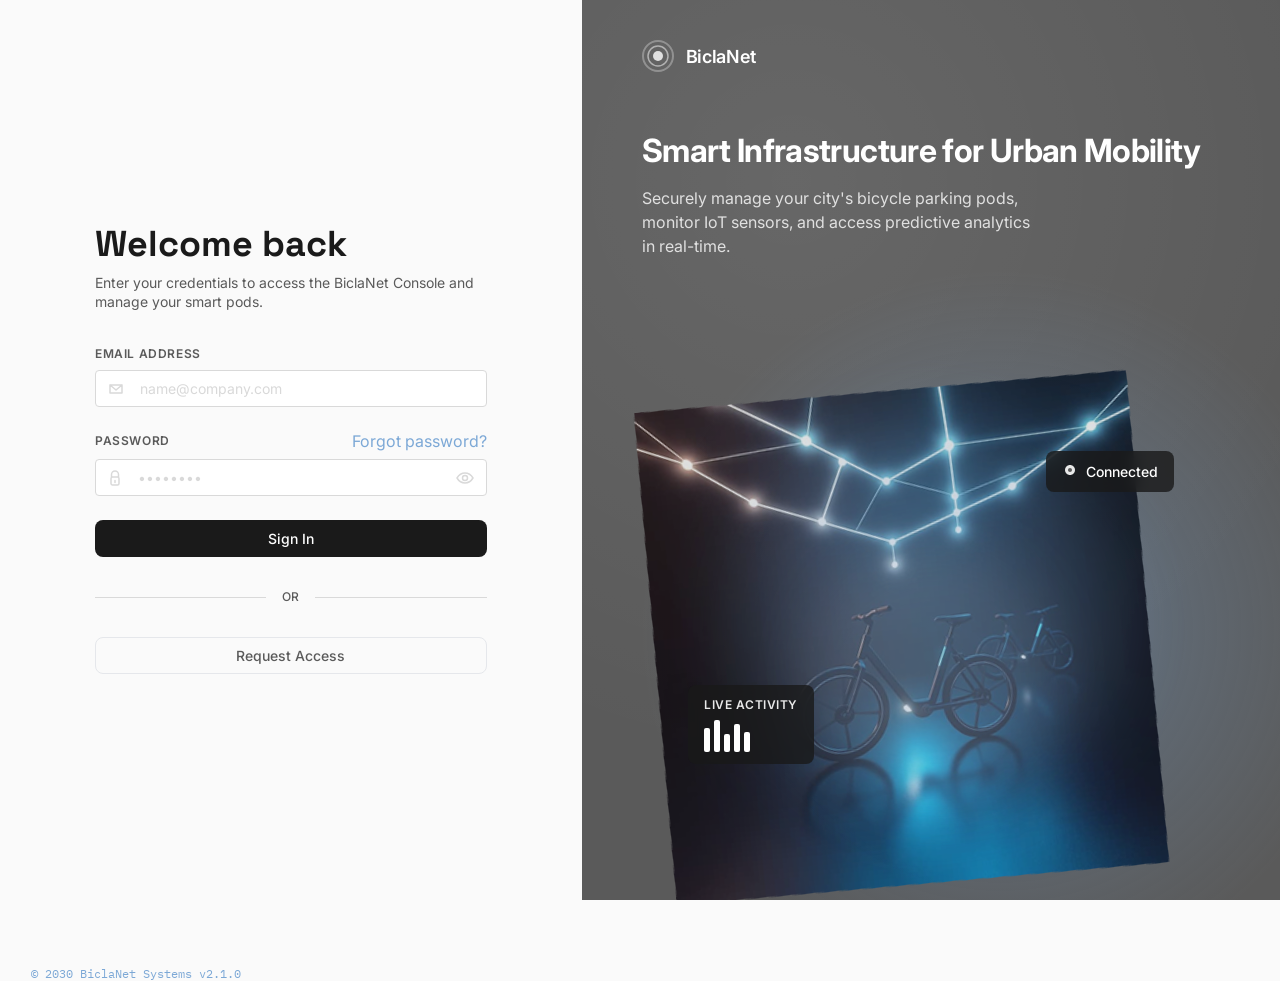
<file: login.html>
<!DOCTYPE html>
<html lang="en">
<head>
  <meta charset="UTF-8" />
  <meta name="viewport" content="width=device-width, initial-scale=1" />
  <title>BiclaNet – Login</title>
  <link rel="preconnect" href="https://fonts.googleapis.com">
  <link rel="preconnect" href="https://fonts.gstatic.com" crossorigin>
  <link href="https://fonts.googleapis.com/css2?family=Space+Grotesk:wght@700&family=Inter:wght@400;500;600&family=IBM+Plex+Mono:wght@400&display=swap" rel="stylesheet">
  <link rel="stylesheet" href="style.css" />
</head>
<body class="login-body">
  <div class="login-container">
    <div class="login-content">
      <div class="login-header">
        <h1 class="login-title">Welcome back</h1>
        <p class="login-description">
          Enter your credentials to access the BiclaNet Console and manage your smart pods.
        </p>
      </div>

      <form class="login-form" id="loginForm" novalidate>
        <div class="form-field">
          <label for="email" class="form-label">Email Address</label>
          <div class="input-wrapper">
            <div class="input-icon">
              <svg width="16" height="16" viewBox="0 0 16 16" fill="none" xmlns="http://www.w3.org/2000/svg">
                <path d="M2 4L8 9L14 4M2 4H14M2 4V12H14V4" stroke="#D9D9D9" stroke-width="1.5" stroke-linecap="round" stroke-linejoin="round"/>
              </svg>
            </div>
            <input 
              type="email" 
              id="email" 
              name="email" 
              class="form-input" 
              placeholder="name@company.com"
              required
            />
          </div>
        </div>

        <div class="form-field">
          <div class="form-label-row">
            <label for="password" class="form-label">Password</label>
            <a href="#" class="forgot-password-link">Forgot password?</a>
          </div>
          <div class="input-wrapper">
            <div class="input-icon">
              <svg width="14" height="16" viewBox="0 0 14 16" fill="none" xmlns="http://www.w3.org/2000/svg">
                <path d="M3.5 7V4.5C3.5 2.567 5.067 1 7 1C8.933 1 10.5 2.567 10.5 4.5V7M7 10.5V12.5M4.5 7H9.5C10.3284 7 11 7.67157 11 8.5V13.5C11 14.3284 10.3284 15 9.5 15H4.5C3.67157 15 3 14.3284 3 13.5V8.5C3 7.67157 3.67157 7 4.5 7Z" stroke="#D9D9D9" stroke-width="1.5" stroke-linecap="round" stroke-linejoin="round"/>
              </svg>
            </div>
            <input 
              type="password" 
              id="password" 
              name="password" 
              class="form-input" 
              placeholder="••••••••"
              required
            />
            <button 
              type="button" 
              class="password-toggle" 
              id="passwordToggle"
              aria-label="Toggle password visibility"
            >
              <svg width="18" height="16" viewBox="0 0 18 16" fill="none" xmlns="http://www.w3.org/2000/svg">
                <path d="M1 8C1 8 4 3 9 3C14 3 17 8 17 8C17 8 14 13 9 13C4 13 1 8 1 8Z" stroke="#D9D9D9" stroke-width="1.5" stroke-linecap="round" stroke-linejoin="round"/>
                <circle cx="9" cy="8" r="2.5" stroke="#D9D9D9" stroke-width="1.5"/>
              </svg>
            </button>
          </div>
        </div>

        <button type="submit" class="btn-primary">Sign In</button>

        <div class="form-divider">
          <div class="divider-line"></div>
          <span class="divider-text">OR</span>
          <div class="divider-line"></div>
        </div>

        <button type="button" class="btn-secondary">Request Access</button>
      </form>

      <div class="login-footer">
        <p class="footer-copyright">© 2030 BiclaNet Systems v2.1.0</p>
      </div>
    </div>

    <div class="login-hero">
      <div class="hero-header">
        <div class="hero-logo">
          <svg width="32" height="32" viewBox="0 0 32 32" fill="none" xmlns="http://www.w3.org/2000/svg">
            <circle cx="16" cy="16" r="15" stroke="white" stroke-width="2" stroke-opacity="0.3"/>
            <circle cx="16" cy="16" r="10" stroke="white" stroke-width="1.5" stroke-opacity="0.5"/>
            <circle cx="16" cy="16" r="5" fill="white" fill-opacity="0.8"/>
          </svg>
        </div>
        <div class="hero-brand">BiclaNet</div>
      </div>

      <div class="hero-content">
        <h2 class="hero-title">Smart Infrastructure for Urban Mobility</h2>
        <p class="hero-description">
          Securely manage your city's bicycle parking pods, monitor IoT sensors, and access predictive analytics in real-time.
        </p>
      </div>

      <div class="hero-visualization">
        <div class="hero-visual-bg">
            <img class="hero-image" src="assets/futuristic minimalistic 3d render of smart bike pods network connected with glowing lines on dark background, high tech, clean aesthetic.png" alt="BiclaNet preview" />
      
          <div class="hero-circle-large"></div>
          <div class="hero-circle-medium"></div>
        </div>

        <div class="hero-status-box hero-status-connected">
          <svg width="16" height="16" viewBox="0 0 16 16" fill="none" xmlns="http://www.w3.org/2000/svg">
            <path d="M8 2C5.23858 2 3 4.23858 3 7C3 9.76142 5.23858 12 8 12C10.7614 12 13 9.76142 13 7C13 4.23858 10.7614 2 8 2Z" fill="white" fill-opacity="0.9"/>
            <path d="M8 5C6.89543 5 6 5.89543 6 7C6 8.10457 6.89543 9 8 9C9.10457 9 10 8.10457 10 7C10 5.89543 9.10457 5 8 5Z" fill="#5a5a5a"/>
          </svg>
          <span>Connected</span>
        </div>

        <div class="hero-status-box hero-status-activity">
          <div class="hero-status-label">Live Activity</div>
          <div class="hero-activity-bars">
            <div class="activity-bar" style="height: 24px;"></div>
            <div class="activity-bar" style="height: 32px;"></div>
            <div class="activity-bar" style="height: 18px;"></div>
            <div class="activity-bar" style="height: 28px;"></div>
            <div class="activity-bar" style="height: 20px;"></div>
          </div>
        </div>
      </div>
    </div>
  </div>

  <script>
    // Password visibility toggle
    const passwordToggle = document.getElementById('passwordToggle');
    const passwordInput = document.getElementById('password');
    
    if (passwordToggle && passwordInput) {
      passwordToggle.addEventListener('click', () => {
        const type = passwordInput.getAttribute('type') === 'password' ? 'text' : 'password';
        passwordInput.setAttribute('type', type);
      });
    }

    // Form submission
    const loginForm = document.getElementById('loginForm');
    if (loginForm) {
        loginForm.addEventListener('submit', (e) => {
  e.preventDefault();
  loginForm.classList.add('loading');

  setTimeout(() => {
    window.location.href = 'dashboard.html';
  }, 400);
        // For demo purposes, redirect to dashboard
        // window.location.href = 'index.html';
      });
    }
  </script>
</body>
</html>
</file>
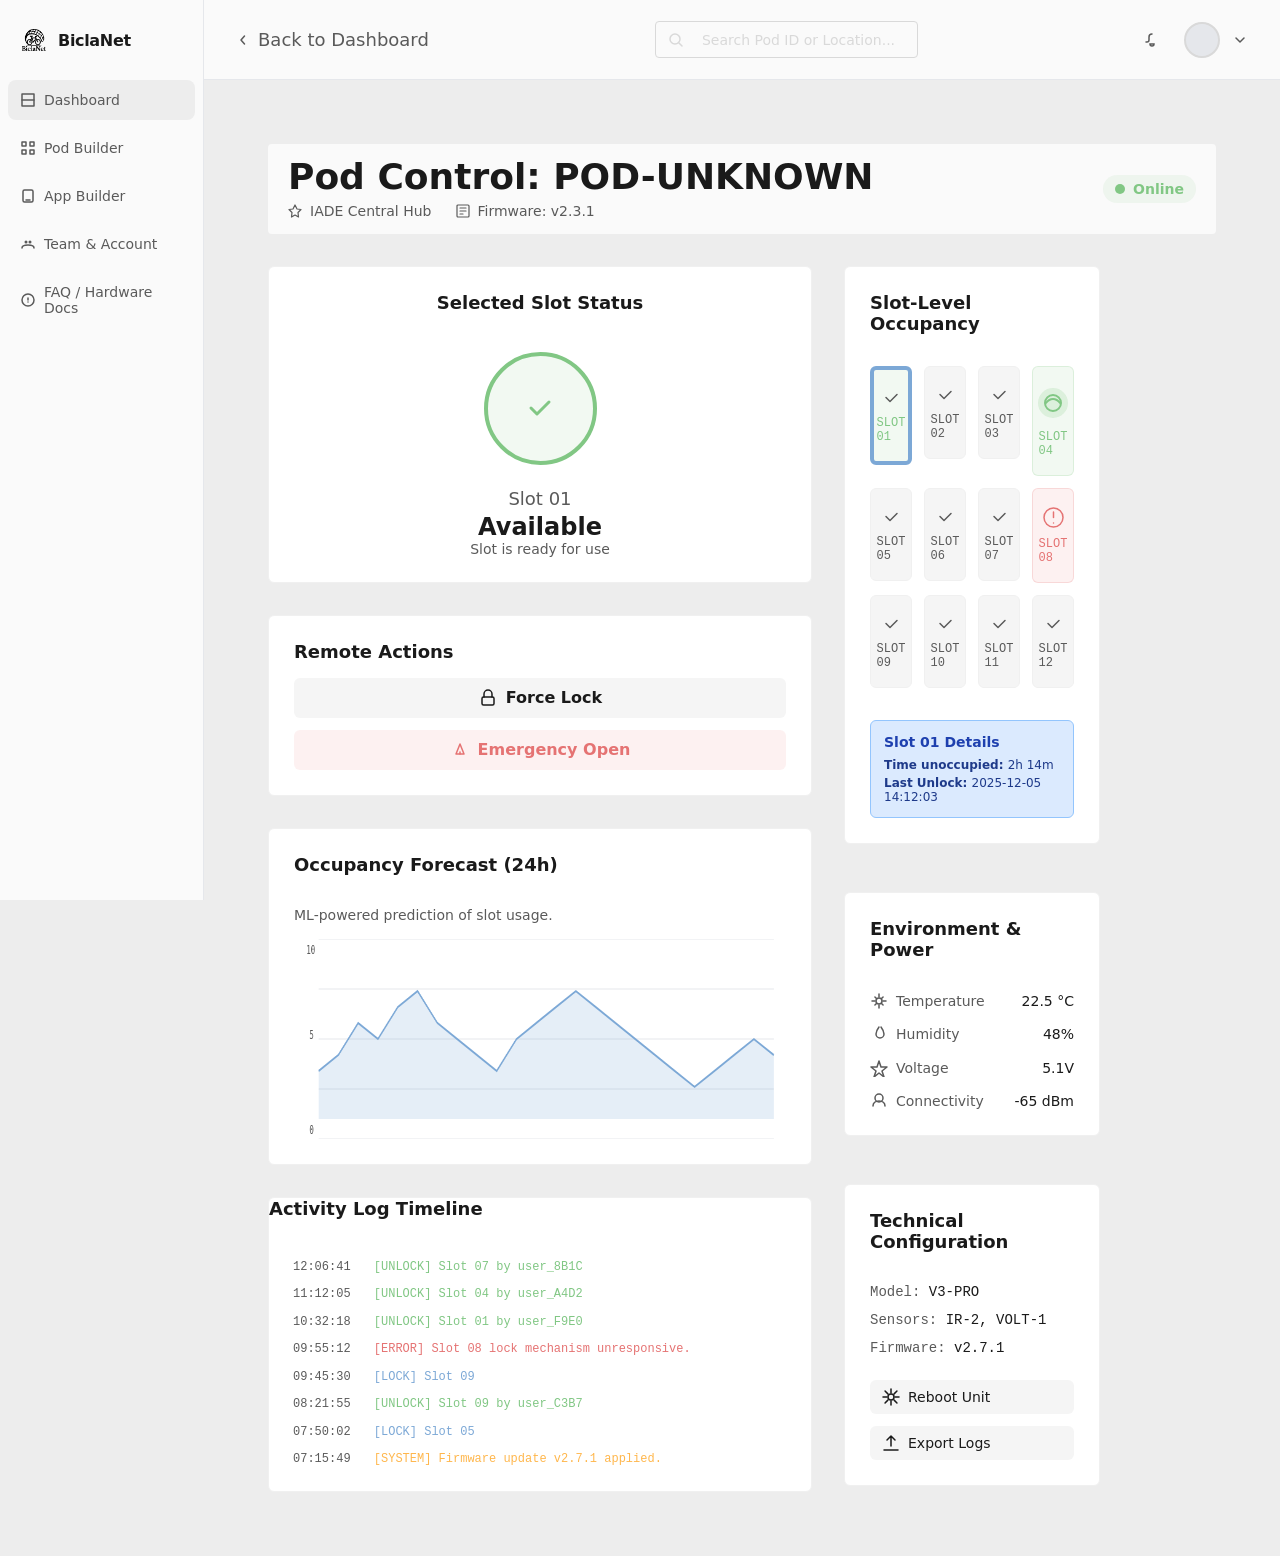
<file: pod.html>
<!DOCTYPE html>
<html lang="en">
<head>
  <meta charset="UTF-8" />
  <meta name="viewport" content="width=device-width, initial-scale=1" />
  <title>BiclaNet – Pod Control</title>
  <link rel="stylesheet" href="style.css" />
</head>
<body>
  <div class="app-layout">
    <!-- Sidebar -->
    <div id="sidebar"></div>

    <!-- Content Area -->
    <div class="content-area">
      <!-- Top Navigation Bar -->
      <div id="topbar"></div>

      <!-- Main Content -->
      <main class="dashboard-main">
        <div class="pod-container">
          <!-- Pod Header -->
          <div class="pod-header">
            <div class="pod-header-left">
              <h1 class="pod-title" id="podTitle">Pod Control: <span id="podId">—</span></h1>
              <div class="pod-meta">
                <div class="pod-meta-item">
                  <svg width="14" height="14" viewBox="0 0 14 14" fill="none" xmlns="http://www.w3.org/2000/svg">
                    <path d="M7 1L9 5L13 5.5L10 8.5L10.5 13L7 11L3.5 13L4 8.5L1 5.5L5 5L7 1Z" stroke="#5a5a5a" stroke-width="1.2" stroke-linecap="round" stroke-linejoin="round"/>
                  </svg>
                  <span id="podLocation">IADE Central Hub</span>
                </div>
                <div class="pod-meta-item">
                  <svg width="14" height="14" viewBox="0 0 14 14" fill="none" xmlns="http://www.w3.org/2000/svg">
                    <rect x="1" y="1" width="12" height="12" rx="1" stroke="#5a5a5a" stroke-width="1.2"/>
                    <path d="M4 4H10M4 7H10M4 10H7" stroke="#5a5a5a" stroke-width="1.2" stroke-linecap="round"/>
                  </svg>
                  <span id="podFirmware">Firmware: v2.3.1</span>
                </div>
              </div>
            </div>
            <div class="pod-status-badge">
              <span class="pod-status-dot"></span>
              <span>Online</span>
            </div>
          </div>

          <!-- Main Grid Layout -->
          <div class="pod-content-grid">
            <!-- Left Column -->
            <div class="pod-left-column">
              <!-- Live Pod Status Card -->
              <div class="pod-card pod-status-card" id="podStatusCard">
                <h3 class="pod-card-title" id="podStatusCardTitle">Selected Slot Status</h3>
                <div class="pod-status-icon" id="podStatusIcon">
                  <div class="pod-status-icon-circle" id="podStatusIconCircle">
                    <svg width="42" height="42" viewBox="0 0 42 42" fill="none" xmlns="http://www.w3.org/2000/svg">
                      <path d="M12 21L18 27L30 15" stroke="#81c784" stroke-width="3" stroke-linecap="round" stroke-linejoin="round"/>
                    </svg>
                  </div>
                </div>
                <div class="pod-status-text">
                  <div id="podStatusSlot">Slot 01</div>
                  <div class="pod-status-main" id="podStatusMain">Available</div>
                  <div class="pod-status-sub" id="podStatusSub">Slot is ready for use</div>
                </div>
              </div>

              <!-- Remote Actions Card -->
              <div class="pod-card pod-actions-card">
                <h3 class="pod-card-title">Remote Actions</h3>
                <div class="pod-actions">
                  <button class="pod-action-btn pod-action-lock">
                    <svg width="20" height="20" viewBox="0 0 20 20" fill="none" xmlns="http://www.w3.org/2000/svg">
                      <rect x="4" y="9" width="12" height="8" rx="1.5" stroke="currentColor" stroke-width="1.5"/>
                      <path d="M6 9V6C6 3.79086 7.79086 2 10 2C12.2091 2 14 3.79086 14 6V9" stroke="currentColor" stroke-width="1.5" stroke-linecap="round"/>
                    </svg>
                    <span>Force Lock</span>
                  </button>
                  <button class="pod-action-btn pod-action-emergency">
                    <svg width="20" height="20" viewBox="0 0 20 20" fill="none" xmlns="http://www.w3.org/2000/svg">
                      <path d="M10 4L14 14H6L10 4Z" stroke="currentColor" stroke-width="1.5" stroke-linecap="round" stroke-linejoin="round"/>
                      <path d="M10 12V14" stroke="currentColor" stroke-width="1.5" stroke-linecap="round"/>
                    </svg>
                    <span>Emergency Open</span>
                  </button>
                </div>
              </div>

              <!-- Occupancy Forecast -->
              <div class="pod-card pod-forecast-card">
                <h3 class="pod-card-title">Occupancy Forecast (24h)</h3>
                <p class="pod-forecast-desc">ML-powered prediction of slot usage.</p>
                <div class="pod-chart-container">
                  <canvas id="occupancyChart" width="800" height="200"></canvas>
                </div>
              </div>

              <!-- Activity Log -->
              <div class="pod-card pod-activity-card">
                <h3 class="pod-card-title">Activity Log Timeline</h3>
                <div class="pod-activity-log" id="podActivityLog">
                  <!-- Will be populated by JS -->
                </div>
              </div>
            </div>

            <!-- Right Column -->
            <div class="pod-right-column">
              <!-- Slot Grid -->
              <div class="pod-card pod-slots-card">
                <h3 class="pod-card-title">Slot-Level Occupancy</h3>
                <div class="pod-slots-grid" id="podSlotsGrid">
                  <!-- Will be populated by JS -->
                </div>
                <div class="pod-slot-details" id="podSlotDetails">
                  <div class="pod-slot-details-header">Slot 01 Details</div>
                  <div class="pod-slot-details-content">
                    <div>Time unoccupied: <strong>2h 14m</strong></div>
                    <div>Last Unlock: <strong>2025-12-05 14:12:03</strong></div>
                  </div>
                </div>
              </div>

              <!-- Environment & Power -->
              <div class="pod-card pod-env-card">
                <h3 class="pod-card-title">Environment & Power</h3>
                <div class="pod-env-list">
                  <div class="pod-env-item">
                    <svg width="18" height="18" viewBox="0 0 18 18" fill="none" xmlns="http://www.w3.org/2000/svg">
                      <path d="M9 2V5M9 13V16M5 9H2M16 9H13M4.93 4.93L6.76 6.76M11.24 11.24L13.07 13.07M4.93 13.07L6.76 11.24M11.24 6.76L13.07 4.93" stroke="#5a5a5a" stroke-width="1.5" stroke-linecap="round"/>
                      <circle cx="9" cy="9" r="3" stroke="#5a5a5a" stroke-width="1.5"/>
                    </svg>
                    <span class="pod-env-label">Temperature</span>
                    <span class="pod-env-value">22.5 °C</span>
                  </div>
                  <div class="pod-env-item">
                    <svg width="18" height="18" viewBox="0 0 18 18" fill="none" xmlns="http://www.w3.org/2000/svg">
                      <path d="M9 2C9 2 6 6 6 9C6 11.2091 7.79086 13 10 13C12.2091 13 14 11.2091 14 9C14 6 11 2 11 2" stroke="#5a5a5a" stroke-width="1.5" stroke-linecap="round" stroke-linejoin="round"/>
                    </svg>
                    <span class="pod-env-label">Humidity</span>
                    <span class="pod-env-value">48%</span>
                  </div>
                  <div class="pod-env-item">
                    <svg width="18" height="18" viewBox="0 0 18 18" fill="none" xmlns="http://www.w3.org/2000/svg">
                      <path d="M9 2L11 8H17L12 12L14 18L9 14L4 18L6 12L1 8H7L9 2Z" stroke="#5a5a5a" stroke-width="1.5" stroke-linecap="round" stroke-linejoin="round"/>
                    </svg>
                    <span class="pod-env-label">Voltage</span>
                    <span class="pod-env-value">5.1V</span>
                  </div>
                  <div class="pod-env-item">
                    <svg width="18" height="18" viewBox="0 0 18 18" fill="none" xmlns="http://www.w3.org/2000/svg">
                      <path d="M9 2C11.2091 2 13 3.79086 13 6C13 8.20914 11.2091 10 9 10C6.79086 10 5 8.20914 5 6C5 3.79086 6.79086 2 9 2Z" stroke="#5a5a5a" stroke-width="1.5"/>
                      <path d="M3 14C3 11 5.5 9 9 9C12.5 9 15 11 15 14" stroke="#5a5a5a" stroke-width="1.5" stroke-linecap="round"/>
                    </svg>
                    <span class="pod-env-label">Connectivity</span>
                    <span class="pod-env-value">-65 dBm</span>
                  </div>
                </div>
              </div>

              <!-- Technical Configuration -->
              <div class="pod-card pod-tech-card">
                <h3 class="pod-card-title">Technical Configuration</h3>
                <div class="pod-tech-list">
                  <div class="pod-tech-item">Model: <strong>V3-PRO</strong></div>
                  <div class="pod-tech-item">Sensors: <strong>IR-2, VOLT-1</strong></div>
                  <div class="pod-tech-item">Firmware: <strong>v2.7.1</strong></div>
                </div>
                <div class="pod-tech-actions">
                  <button class="pod-tech-btn">
                    <svg width="18" height="18" viewBox="0 0 18 18" fill="none" xmlns="http://www.w3.org/2000/svg">
                      <path d="M9 1V5M9 13V17M1 9H5M13 9H17M3.05 3.05L5.88 5.88M12.12 12.12L14.95 14.95M3.05 14.95L5.88 12.12M12.12 5.88L14.95 3.05" stroke="currentColor" stroke-width="1.5" stroke-linecap="round"/>
                      <circle cx="9" cy="9" r="3" stroke="currentColor" stroke-width="1.5"/>
                    </svg>
                    <span>Reboot Unit</span>
                  </button>
                  <button class="pod-tech-btn">
                    <svg width="18" height="18" viewBox="0 0 18 18" fill="none" xmlns="http://www.w3.org/2000/svg">
                      <path d="M9 12V2M9 2L5 6M9 2L13 6" stroke="currentColor" stroke-width="1.5" stroke-linecap="round" stroke-linejoin="round"/>
                      <path d="M2 16H16" stroke="currentColor" stroke-width="1.5" stroke-linecap="round"/>
                    </svg>
                    <span>Export Logs</span>
                  </button>
                </div>
              </div>
            </div>
          </div>
        </div>
      </main>
    </div>
  </div>

  <script>
    // Get podId from query string
    const urlParams = new URLSearchParams(window.location.search);
    const podId = urlParams.get('podId') || 'POD-UNKNOWN';
    
    // Update page title and pod ID display
    document.getElementById('podId').textContent = podId;
    document.title = `BiclaNet – Pod Control: ${podId}`;

    // Generate slot grid (3 rows x 4 columns = 12 slots)
    const slotsGrid = document.getElementById('podSlotsGrid');
    const slotStates = ['available', 'available', 'available', 'occupied', 'available', 'available', 'available', 'error', 'available', 'available', 'available', 'available'];
    
    function updateSlotDetails(slotNum, state) {
      const details = document.getElementById('podSlotDetails');
      details.querySelector('.pod-slot-details-header').textContent = `Slot ${slotNum} Details`;
      if (state === 'available') {
        details.querySelector('.pod-slot-details-content').innerHTML = `
          <div>Time unoccupied: <strong>2h 14m</strong></div>
          <div>Last Unlock: <strong>2025-12-05 14:12:03</strong></div>
        `;
      } else if (state === 'occupied') {
        details.querySelector('.pod-slot-details-content').innerHTML = `
          <div>Occupied: <strong>45m</strong></div>
          <div>Unlocked: <strong>11:12 AM</strong></div>
        `;
      } else {
        details.querySelector('.pod-slot-details-content').innerHTML = `
          <div>Error: <strong>Lock Jam</strong></div>
          <div>Reported: <strong>09:55 AM</strong></div>
        `;
      }
    }

    function updateStatusCard(slotNum, state) {
      const statusSlot = document.getElementById('podStatusSlot');
      const statusMain = document.getElementById('podStatusMain');
      const statusSub = document.getElementById('podStatusSub');
      const statusIconCircle = document.getElementById('podStatusIconCircle');
      const statusCard = document.getElementById('podStatusCard');
      
      statusSlot.textContent = `Slot ${slotNum}`;
      
      if (state === 'available') {
        statusMain.textContent = 'Available';
        statusSub.textContent = 'Slot is ready for use';
        statusIconCircle.innerHTML = `
          <svg width="42" height="42" viewBox="0 0 42 42" fill="none" xmlns="http://www.w3.org/2000/svg">
            <path d="M12 21L18 27L30 15" stroke="#81c784" stroke-width="3" stroke-linecap="round" stroke-linejoin="round"/>
          </svg>
        `;
        statusIconCircle.style.borderColor = '#81c784';
        statusIconCircle.style.background = 'rgba(129, 199, 132, 0.1)';
        statusMain.style.color = '#1a1a1a';
      } else if (state === 'occupied') {
        statusMain.textContent = 'Occupied';
        statusSub.textContent = 'Slot is currently in use';
        statusIconCircle.innerHTML = `
          <svg width="38" height="38" viewBox="0 0 38 38" fill="none" xmlns="http://www.w3.org/2000/svg">
            <circle cx="19" cy="19" r="15" fill="#81c784" fill-opacity="0.2"/>
            <path d="M12 19C12 19 15 15 19 15C23 15 26 19 26 19" stroke="#81c784" stroke-width="2" stroke-linecap="round"/>
            <circle cx="19" cy="19" r="8" fill="none" stroke="#81c784" stroke-width="2"/>
          </svg>
        `;
        statusIconCircle.style.borderColor = '#81c784';
        statusIconCircle.style.background = 'rgba(129, 199, 132, 0.1)';
        statusMain.style.color = '#1a1a1a';
      } else {
        statusMain.textContent = 'Issue';
        statusSub.textContent = 'Slot requires attention';
        statusIconCircle.innerHTML = `
          <svg width="42" height="42" viewBox="0 0 42 42" fill="none" xmlns="http://www.w3.org/2000/svg">
            <path d="M21 11V21M21 31H21.0175M41 21C41 26.7467 36.7467 31 31 31C25.2533 31 21 26.7467 21 21C21 15.2533 25.2533 11 31 11C36.7467 11 41 15.2533 41 21Z" stroke="#e57373" stroke-width="2" stroke-linecap="round"/>
          </svg>
        `;
        statusIconCircle.style.borderColor = '#e57373';
        statusIconCircle.style.background = 'rgba(229, 115, 115, 0.1)';
        statusMain.style.color = '#e57373';
      }
    }
    
    slotStates.forEach((state, index) => {
      const slot = document.createElement('div');
      slot.className = `pod-slot pod-slot-${state}`;
      if (index === 0) slot.classList.add('pod-slot-selected');
      
      const slotNum = String(index + 1).padStart(2, '0');
      
      let icon;
      if (state === 'occupied') {
        icon = '<svg width="38" height="38" viewBox="0 0 38 38" fill="none" xmlns="http://www.w3.org/2000/svg"><circle cx="19" cy="19" r="15" fill="#81c784" fill-opacity="0.2"/><path d="M12 19C12 19 15 15 19 15C23 15 26 19 26 19" stroke="#81c784" stroke-width="2" stroke-linecap="round"/><circle cx="19" cy="19" r="8" fill="none" stroke="#81c784" stroke-width="2"/></svg>';
      } else if (state === 'error') {
        icon = '<svg width="23" height="23" viewBox="0 0 23 23" fill="none" xmlns="http://www.w3.org/2000/svg"><path d="M11.5 6V11.5M11.5 17H11.5175M21 11.5C21 16.7467 16.7467 21 11.5 21C6.25329 21 2 16.7467 2 11.5C2 6.25329 6.25329 2 11.5 2C16.7467 2 21 6.25329 21 11.5Z" stroke="#e57373" stroke-width="1.5" stroke-linecap="round"/></svg>';
      } else {
        icon = '<svg width="21" height="21" viewBox="0 0 21 21" fill="none" xmlns="http://www.w3.org/2000/svg"><path d="M5 10.5L9 14.5L16 7.5" stroke="#5a5a5a" stroke-width="1.5" stroke-linecap="round" stroke-linejoin="round"/></svg>';
      }
      
      slot.innerHTML = `
        ${icon}
        <div class="pod-slot-label">SLOT ${slotNum}</div>
      `;
      
      slot.addEventListener('click', () => {
        document.querySelectorAll('.pod-slot').forEach(s => s.classList.remove('pod-slot-selected'));
        slot.classList.add('pod-slot-selected');
        updateSlotDetails(slotNum, state);
        updateStatusCard(slotNum, state);
      });
      
      slotsGrid.appendChild(slot);
    });

    // Initialize slot details and status card for first slot
    updateSlotDetails('01', slotStates[0]);
    updateStatusCard('01', slotStates[0]);

    // Generate activity log
    const activityLog = document.getElementById('podActivityLog');
    const activities = [
      { time: '12:06:41', type: 'unlock', text: 'Slot 07 by user_8B1C' },
      { time: '11:12:05', type: 'unlock', text: 'Slot 04 by user_A4D2' },
      { time: '10:32:18', type: 'unlock', text: 'Slot 01 by user_F9E0' },
      { time: '09:55:12', type: 'error', text: 'Slot 08 lock mechanism unresponsive.' },
      { time: '09:45:30', type: 'lock', text: 'Slot 09' },
      { time: '08:21:55', type: 'unlock', text: 'Slot 09 by user_C3B7' },
      { time: '07:50:02', type: 'lock', text: 'Slot 05' },
      { time: '07:15:49', type: 'system', text: 'Firmware update v2.7.1 applied.' }
    ];

    activities.forEach(activity => {
      const entry = document.createElement('div');
      entry.className = 'pod-activity-entry';
      const typeClass = `pod-activity-${activity.type}`;
      entry.innerHTML = `
        <span class="pod-activity-time">${activity.time}</span>
        <span class="pod-activity-text ${typeClass}">
          [${activity.type.toUpperCase()}] ${activity.text}
        </span>
      `;
      activityLog.appendChild(entry);
    });

    // Simple chart placeholder
    const canvas = document.getElementById('occupancyChart');
    if (canvas) {
      const ctx = canvas.getContext('2d');
      const width = canvas.width;
      const height = canvas.height;
      
      // Draw grid
      ctx.strokeStyle = '#e5e7eb';
      ctx.lineWidth = 1;
      for (let i = 0; i <= 4; i++) {
        const y = (height / 4) * i;
        ctx.beginPath();
        ctx.moveTo(40, y);
        ctx.lineTo(width - 20, y);
        ctx.stroke();
      }
      
      // Draw axes labels
      ctx.fillStyle = '#5a5a5a';
      ctx.font = '12px monospace';
      ctx.fillText('0', 25, height - 5);
      ctx.fillText('5', 25, height / 2);
      ctx.fillText('10', 20, 15);
      
      // Draw simple line chart
      ctx.strokeStyle = '#7ca8d6';
      ctx.lineWidth = 2;
      ctx.beginPath();
      const points = [3, 4, 6, 5, 7, 8, 6, 5, 4, 3, 5, 6, 7, 8, 7, 6, 5, 4, 3, 2, 3, 4, 5, 4];
      const stepX = (width - 60) / (points.length - 1);
      const maxY = 10;
      
      points.forEach((value, i) => {
        const x = 40 + (i * stepX);
        const y = height - 20 - ((value / maxY) * (height - 40));
        if (i === 0) {
          ctx.moveTo(x, y);
        } else {
          ctx.lineTo(x, y);
        }
      });
      ctx.stroke();
      
      // Fill area under line
      ctx.fillStyle = 'rgba(124, 168, 214, 0.2)';
      ctx.lineTo(width - 20, height - 20);
      ctx.lineTo(40, height - 20);
      ctx.closePath();
      ctx.fill();
    }
    </script>
  
  <!-- App Shell Loader -->
  <script src="app_shell.js"></script>
</body>
</html>
</file>
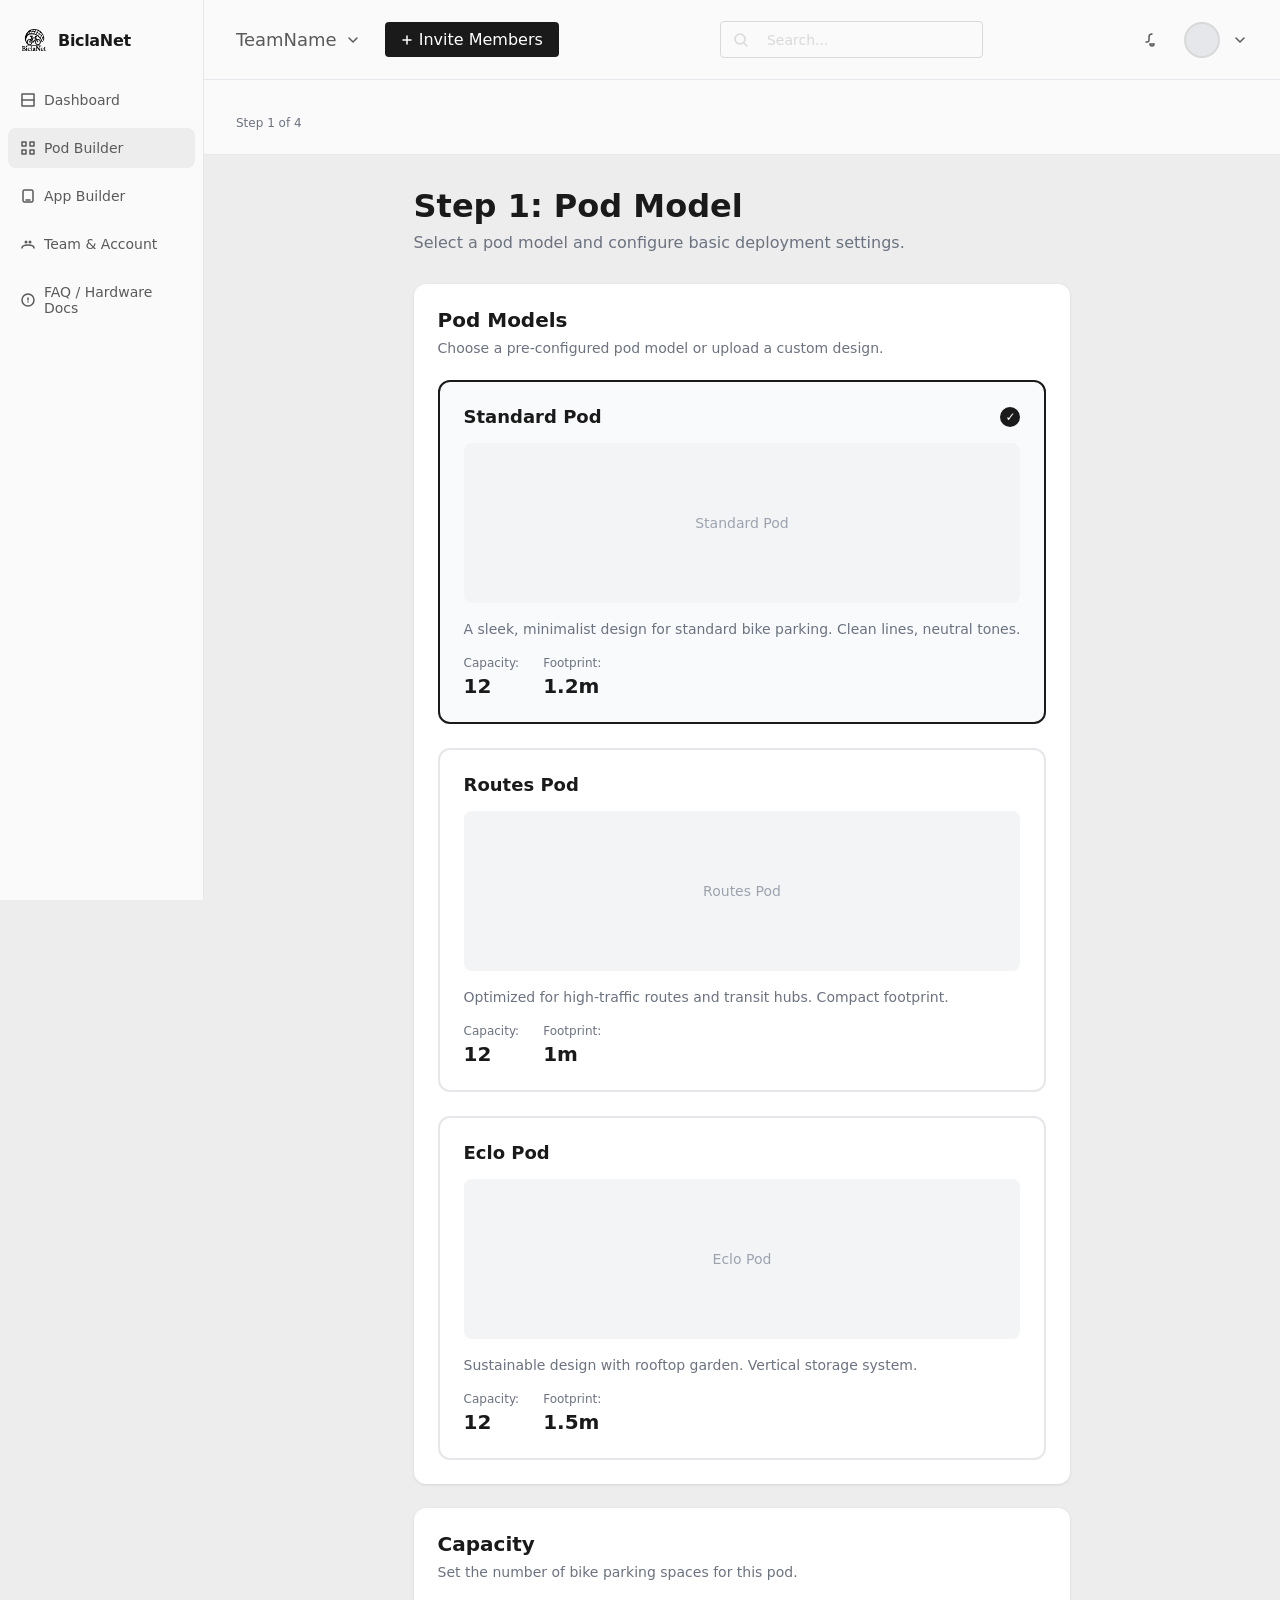
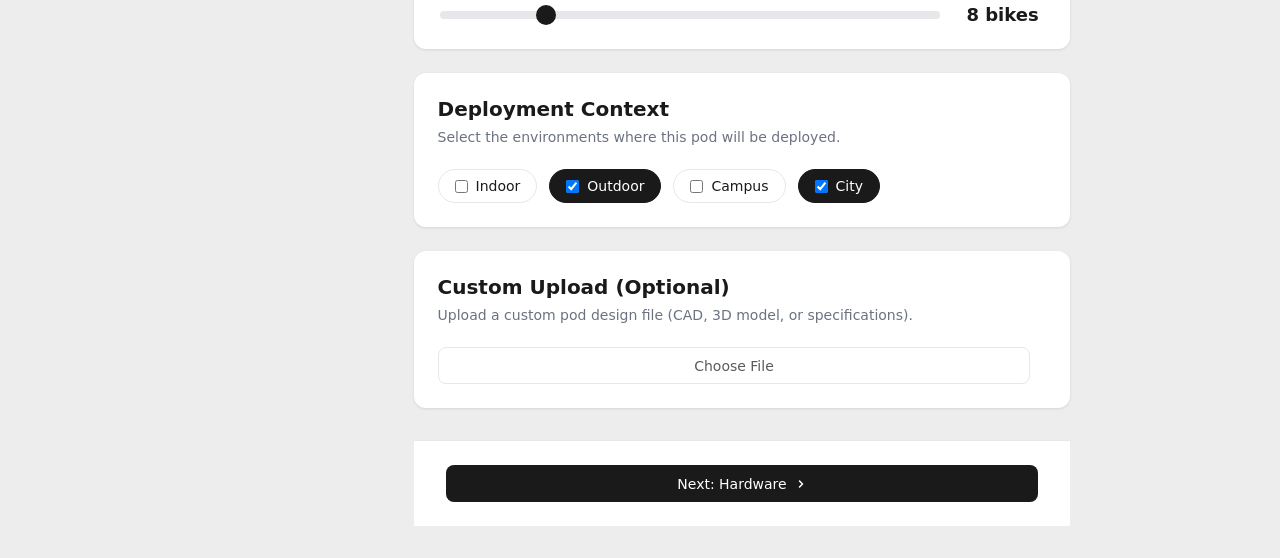
<file: pod_builder_1_model.html>
<!DOCTYPE html>
<html lang="en">
<head>
  <meta charset="UTF-8" />
  <title>Pod Builder - Step 1: Model | BiclaNet</title>
  <link rel="stylesheet" href="style.css" />
</head>
<body data-flow="pod" data-step="1">
  <div class="app-layout">
    <!-- Sidebar -->
    <div id="sidebar"></div>

    <!-- Content Area -->
    <div class="content-area">
      <!-- Top Navigation Bar -->
      <div id="topbar"></div>

      <!-- Stepper -->
      <div id="stepper"></div>

      <!-- Main Content -->
      <main class="builder-main">
        <header class="builder-header">
          <h1 class="builder-title">Step 1: Pod Model</h1>
          <p class="builder-subtitle">Select a pod model and configure basic deployment settings.</p>
        </header>

        <section class="builder-section">
          <h2 class="builder-section-title">Pod Models</h2>
          <p class="builder-section-description">Choose a pre-configured pod model or upload a custom design.</p>
          
          <div class="model-grid" id="modelGrid">
            <!-- Models will be rendered by JS -->
          </div>
        </section>

        <section class="builder-section">
          <h2 class="builder-section-title">Capacity</h2>
          <p class="builder-section-description">Set the number of bike parking spaces for this pod.</p>
          
          <div class="capacity-control">
            <input type="range" id="capacitySlider" min="4" max="24" value="8" step="2" />
            <div class="capacity-display">
              <span id="capacityValue">8</span> bikes
            </div>
          </div>
        </section>

        <section class="builder-section">
          <h2 class="builder-section-title">Deployment Context</h2>
          <p class="builder-section-description">Select the environments where this pod will be deployed.</p>
          
          <div class="context-chips" id="contextChips">
            <label class="context-chip">
              <input type="checkbox" value="Indoor" />
              <span>Indoor</span>
            </label>
            <label class="context-chip">
              <input type="checkbox" value="Outdoor" checked />
              <span>Outdoor</span>
            </label>
            <label class="context-chip">
              <input type="checkbox" value="Campus" />
              <span>Campus</span>
            </label>
            <label class="context-chip">
              <input type="checkbox" value="City" checked />
              <span>City</span>
            </label>
          </div>
        </section>

        <section class="builder-section">
          <h2 class="builder-section-title">Custom Upload (Optional)</h2>
          <p class="builder-section-description">Upload a custom pod design file (CAD, 3D model, or specifications).</p>
          
          <div class="upload-area">
            <input type="file" id="customUpload" accept=".stl,.obj,.dwg,.pdf" style="display: none;" />
            <button type="button" class="btn-secondary" onclick="document.getElementById('customUpload').click()">
              Choose File
            </button>
            <span id="uploadFileName" class="upload-file-name"></span>
          </div>
        </section>

        <nav class="builder-nav">
          <div></div>
          <button class="btn-primary" onclick="saveAndNext()">
            Next: Hardware
            <svg width="12" height="12" viewBox="0 0 12 12" fill="none">
              <path d="M4.5 9L7.5 6L4.5 3" stroke="currentColor" stroke-width="1.5" stroke-linecap="round" stroke-linejoin="round"/>
            </svg>
          </button>
        </nav>
      </main>
    </div>
  </div>

  <script src="app_shell.js"></script>
  <script src="builder_state.js"></script>
  <script>

    const models = [
      { id: 'standard', name: 'Standard Pod', description: 'A sleek, minimalist design for standard bike parking. Clean lines, neutral tones.', capacity: 12, footprint: '1.2m' },
      { id: 'routes', name: 'Routes Pod', description: 'Optimized for high-traffic routes and transit hubs. Compact footprint.', capacity: 12, footprint: '1m' },
      { id: 'eclo', name: 'Eclo Pod', description: 'Sustainable design with rooftop garden. Vertical storage system.', capacity: 12, footprint: '1.5m' }
    ];

    function renderModels() {
      const config = BuilderState.getConfig();
      const grid = document.getElementById('modelGrid');
      grid.innerHTML = models.map(model => `
        <div class="model-card ${config.pod.model === model.name ? 'model-card-selected' : ''}" 
             data-model="${model.id}" 
             onclick="selectModel('${model.id}', '${model.name}')">
          <div class="model-card-header">
            <h3>${model.name}</h3>
            ${config.pod.model === model.name ? '<div class="model-check">✓</div>' : ''}
          </div>
          <div class="model-card-image">
            <div class="model-placeholder">${model.name}</div>
          </div>
          <p class="model-card-description">${model.description}</p>
          <div class="model-card-specs">
            <div class="model-spec">
              <span class="spec-label">Capacity:</span>
              <span class="spec-value">${model.capacity}</span>
            </div>
            <div class="model-spec">
              <span class="spec-label">Footprint:</span>
              <span class="spec-value">${model.footprint}</span>
            </div>
          </div>
        </div>
      `).join('');
    }

    function selectModel(id, name) {
      BuilderState.updatePodConfig({ model: name });
      renderModels();
    }

    function initPage() {
      const config = BuilderState.getConfig();
      
      // Set capacity slider
      const slider = document.getElementById('capacitySlider');
      slider.value = config.pod.capacity;
      document.getElementById('capacityValue').textContent = config.pod.capacity;
      
      slider.addEventListener('input', (e) => {
        const value = parseInt(e.target.value);
        document.getElementById('capacityValue').textContent = value;
        BuilderState.updatePodConfig({ capacity: value });
      });

      // Set context chips
      const chips = document.querySelectorAll('#contextChips input[type="checkbox"]');
      chips.forEach(chip => {
        chip.checked = config.pod.context.includes(chip.value);
        chip.addEventListener('change', () => {
          const checked = Array.from(chips).filter(c => c.checked).map(c => c.value);
          BuilderState.updatePodConfig({ context: checked });
        });
      });

      renderModels();
    }

    function saveAndNext() {
      window.location.href = 'pod_builder_2_hardware.html';
    }

    if (document.readyState === 'loading') {
      document.addEventListener('DOMContentLoaded', initPage);
    } else {
      initPage();
    }
  </script>
  <style>
    .model-grid {
      display: grid;
      grid-template-columns: repeat(auto-fit, minmax(300px, 1fr));
      gap: 24px;
      margin-top: 24px;
    }

    .model-card {
      background: white;
      border: 2px solid #e5e7eb;
      border-radius: 12px;
      padding: 24px;
      cursor: pointer;
      transition: all 0.2s;
    }

    .model-card:hover {
      border-color: #1a1a1a;
      box-shadow: 0 4px 12px rgba(0, 0, 0, 0.1);
    }

    .model-card-selected {
      border-color: #1a1a1a;
      background: #f9fafb;
    }

    .model-card-header {
      display: flex;
      justify-content: space-between;
      align-items: center;
      margin-bottom: 16px;
    }

    .model-card-header h3 {
      font-family: 'Inter', system-ui, sans-serif;
      font-size: 18px;
      font-weight: 600;
      color: #1a1a1a;
      margin: 0;
    }

    .model-check {
      width: 20px;
      height: 20px;
      background: #1a1a1a;
      color: white;
      border-radius: 50%;
      display: flex;
      align-items: center;
      justify-content: center;
      font-size: 12px;
    }

    .model-card-image {
      width: 100%;
      height: 160px;
      background: #f3f4f6;
      border-radius: 8px;
      margin-bottom: 16px;
      display: flex;
      align-items: center;
      justify-content: center;
    }

    .model-placeholder {
      color: #9ca3af;
      font-size: 14px;
    }

    .model-card-description {
      font-family: 'Inter', system-ui, sans-serif;
      font-size: 14px;
      color: #6b7280;
      margin: 0 0 16px 0;
      line-height: 1.5;
    }

    .model-card-specs {
      display: flex;
      gap: 24px;
    }

    .model-spec {
      display: flex;
      flex-direction: column;
      gap: 4px;
    }

    .spec-label {
      font-family: 'Inter', system-ui, sans-serif;
      font-size: 12px;
      color: #6b7280;
    }

    .spec-value {
      font-family: 'Inter', system-ui, sans-serif;
      font-size: 20px;
      font-weight: 600;
      color: #1a1a1a;
    }

    .capacity-control {
      display: flex;
      align-items: center;
      gap: 24px;
      margin-top: 24px;
    }

    #capacitySlider {
      flex: 1;
      height: 8px;
      background: #e5e7eb;
      border-radius: 4px;
      outline: none;
      -webkit-appearance: none;
    }

    #capacitySlider::-webkit-slider-thumb {
      -webkit-appearance: none;
      width: 20px;
      height: 20px;
      background: #1a1a1a;
      border-radius: 50%;
      cursor: pointer;
    }

    #capacitySlider::-moz-range-thumb {
      width: 20px;
      height: 20px;
      background: #1a1a1a;
      border-radius: 50%;
      cursor: pointer;
      border: none;
    }

    .capacity-display {
      font-family: 'Inter', system-ui, sans-serif;
      font-size: 18px;
      font-weight: 600;
      color: #1a1a1a;
      min-width: 80px;
    }

    .context-chips {
      display: flex;
      flex-wrap: wrap;
      gap: 12px;
      margin-top: 24px;
    }

    .context-chip {
      display: flex;
      align-items: center;
      gap: 8px;
      padding: 8px 16px;
      background: white;
      border: 1px solid #e5e7eb;
      border-radius: 20px;
      cursor: pointer;
      transition: all 0.2s;
      font-family: 'Inter', system-ui, sans-serif;
      font-size: 14px;
      color: #1a1a1a;
    }

    .context-chip:hover {
      border-color: #1a1a1a;
    }

    .context-chip input[type="checkbox"] {
      margin: 0;
    }

    .context-chip input[type="checkbox"]:checked + span,
    .context-chip:has(input[type="checkbox"]:checked) {
      background: #1a1a1a;
      color: white;
      border-color: #1a1a1a;
    }

    .upload-area {
      display: flex;
      align-items: center;
      gap: 16px;
      margin-top: 24px;
    }

    .upload-file-name {
      font-family: 'Inter', system-ui, sans-serif;
      font-size: 14px;
      color: #6b7280;
    }
  </style>
</body>
</html>
</file>
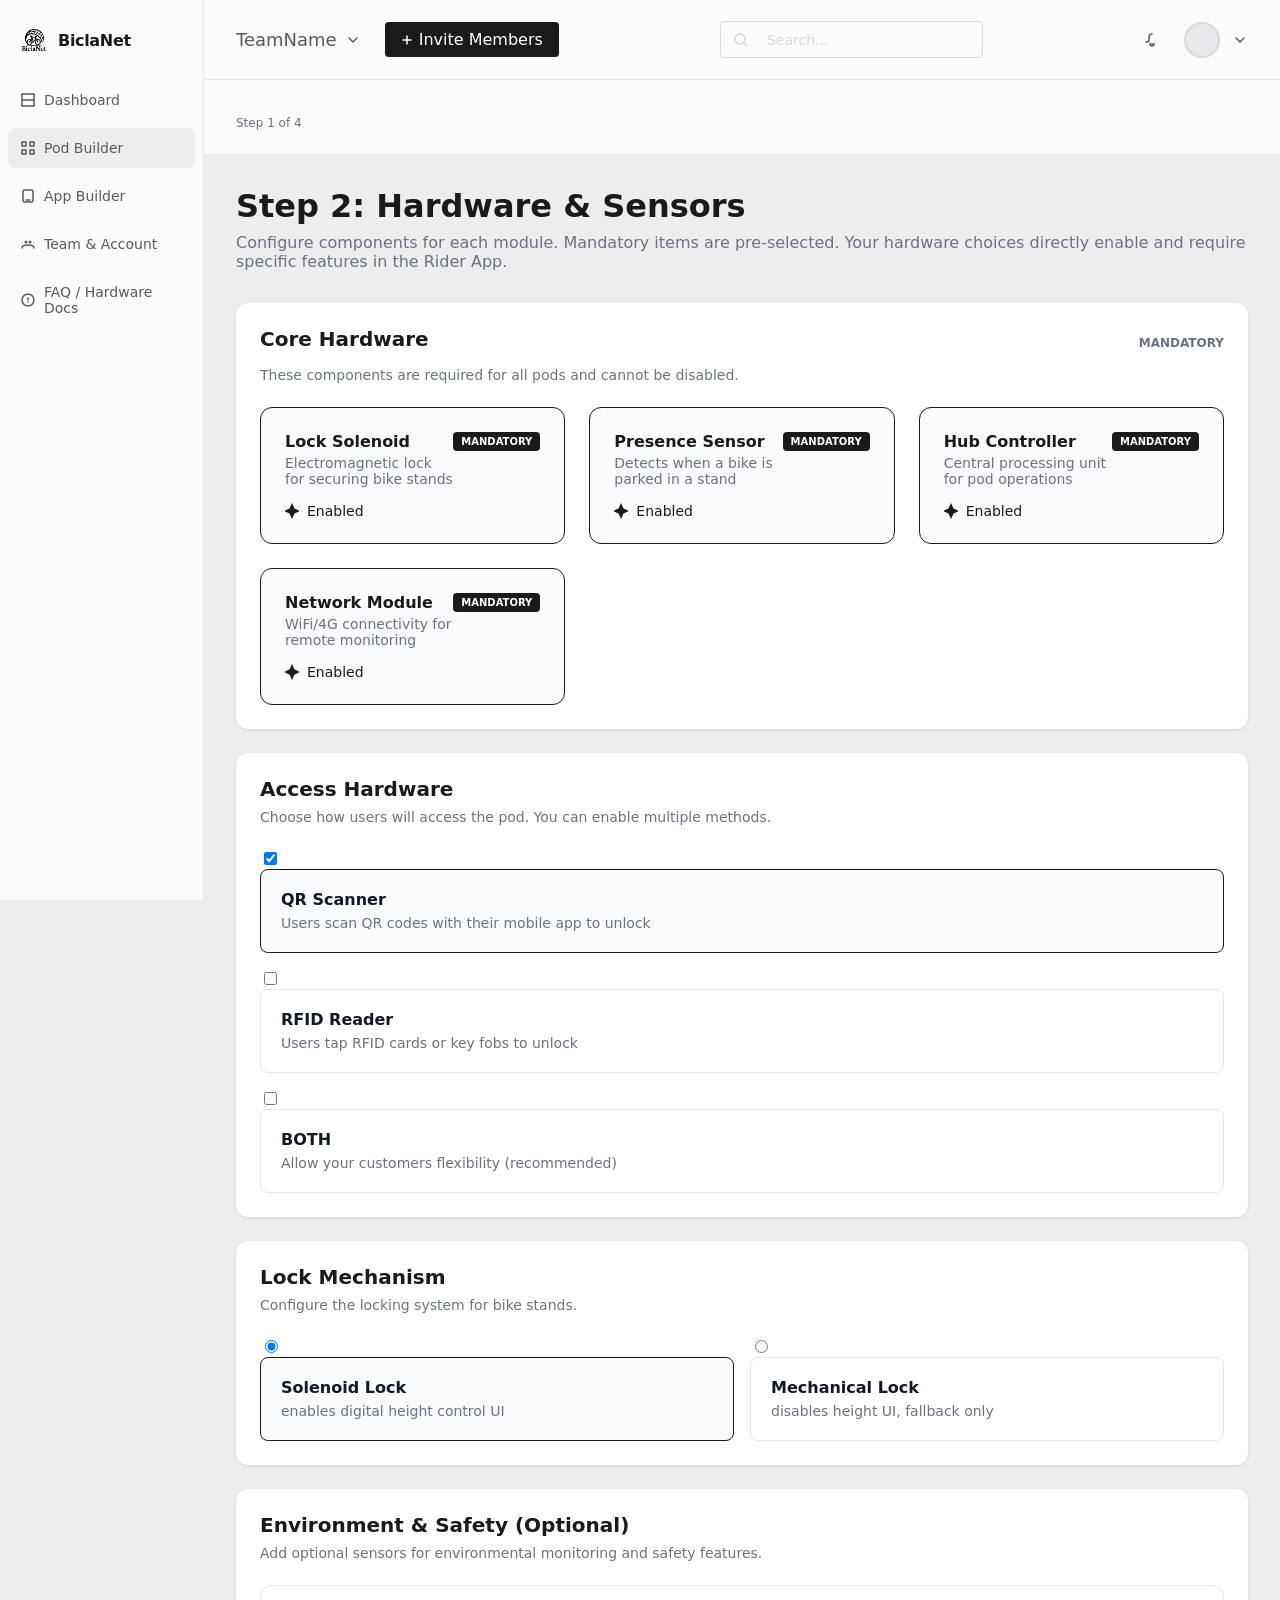
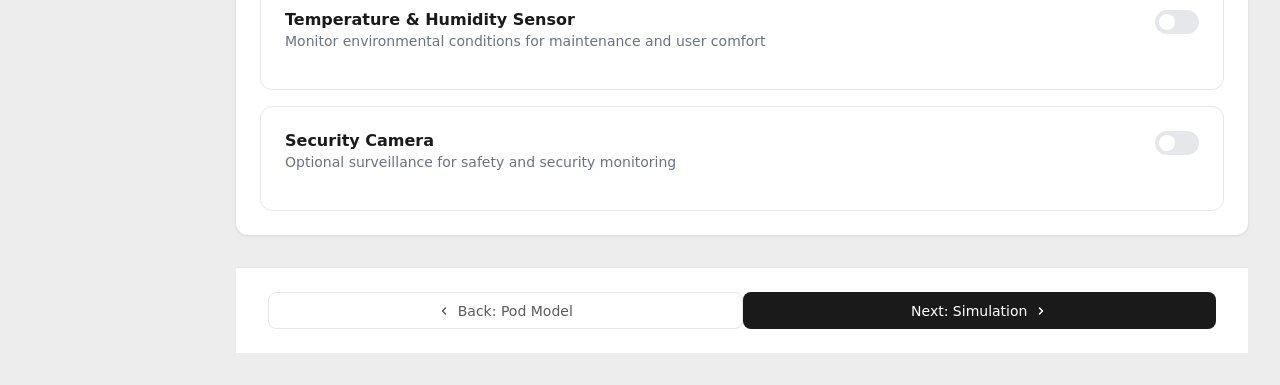
<file: pod_builder_2_hardware.html>
<!DOCTYPE html>
<html lang="en">
<head>
  <meta charset="UTF-8" />
  <title>Pod Builder - Step 2: Hardware | BiclaNet</title>
  <link rel="stylesheet" href="style.css" />
</head>
<body data-flow="pod" data-step="2">
  <div class="app-layout">
    <div id="sidebar"></div>
    <div class="content-area">
      <div id="topbar"></div>
      <div id="stepper"></div>

      <main class="builder-main">
        <header class="builder-header">
          <h1 class="builder-title">Step 2: Hardware & Sensors</h1>
          <p class="builder-subtitle">Configure components for each module. Mandatory items are pre-selected. Your hardware choices directly enable and require specific features in the Rider App.</p>
        </header>

        <section class="builder-section">
          <div style="display: flex; justify-content: space-between; align-items: center; margin-bottom: 8px;">
            <h2 class="builder-section-title">Core Hardware</h2>
            <span style="font-size: 12px; color: #6b7280; font-weight: 600;">MANDATORY</span>
          </div>
          <p class="builder-section-description">These components are required for all pods and cannot be disabled.</p>
          
          <div class="hardware-grid" id="mandatoryHardware">
            <!-- Mandatory hardware cards -->
          </div>
        </section>

        <section class="builder-section">
          <h2 class="builder-section-title">Access Hardware</h2>
          <p class="builder-section-description">Choose how users will access the pod. You can enable multiple methods.</p>
          
          <div class="access-options" id="accessOptions">
            <!-- Access options -->
          </div>
        </section>

        <section class="builder-section">
          <h2 class="builder-section-title">Lock Mechanism</h2>
          <p class="builder-section-description">Configure the locking system for bike stands.</p>
          
          <div class="lock-options">
            <div class="lock-option">
              <label>
                <input type="radio" name="lockType" value="solenoid" checked />
                <div class="lock-option-card">
                  <strong>Solenoid Lock</strong>
                  <span>enables digital height control UI</span>
                </div>
              </label>
            </div>
            <div class="lock-option">
              <label>
                <input type="radio" name="lockType" value="mechanical" />
                <div class="lock-option-card">
                  <strong>Mechanical Lock</strong>
                  <span>disables height UI, fallback only</span>
                </div>
              </label>
            </div>
          </div>
        </section>

        <section class="builder-section">
          <h2 class="builder-section-title">Environment & Safety (Optional)</h2>
          <p class="builder-section-description">Add optional sensors for environmental monitoring and safety features.</p>
          
          <div class="optional-sensors" id="optionalSensors">
            <!-- Optional sensors -->
          </div>
        </section>

        <nav class="builder-nav">
          <button class="btn-secondary" onclick="window.location.href='pod_builder_1_model.html'">
            <svg width="12" height="12" viewBox="0 0 12 12" fill="none">
              <path d="M7.5 3L4.5 6L7.5 9" stroke="currentColor" stroke-width="1.5" stroke-linecap="round" stroke-linejoin="round"/>
            </svg>
            Back: Pod Model
          </button>
          <button class="btn-primary" onclick="saveAndNext()">
            Next: Simulation
            <svg width="12" height="12" viewBox="0 0 12 12" fill="none">
              <path d="M4.5 9L7.5 6L4.5 3" stroke="currentColor" stroke-width="1.5" stroke-linecap="round" stroke-linejoin="round"/>
            </svg>
          </button>
        </nav>
      </main>
    </div>
  </div>

  <script src="app_shell.js"></script>
  <script src="builder_state.js"></script>
  <script>

    const mandatoryHardware = [
      { id: 'lock', name: 'Lock Solenoid', description: 'Electromagnetic lock for securing bike stands' },
      { id: 'presence', name: 'Presence Sensor', description: 'Detects when a bike is parked in a stand' },
      { id: 'hub', name: 'Hub Controller', description: 'Central processing unit for pod operations' },
      { id: 'network', name: 'Network Module', description: 'WiFi/4G connectivity for remote monitoring' }
    ];

    const optionalSensors = [
      { id: 'tempHumidity', name: 'Temperature & Humidity Sensor', description: 'Monitor environmental conditions for maintenance and user comfort' },
      { id: 'camera', name: 'Security Camera', description: 'Optional surveillance for safety and security monitoring' }
    ];

    function renderMandatoryHardware() {
      const container = document.getElementById('mandatoryHardware');
      container.innerHTML = mandatoryHardware.map(hw => `
        <div class="hardware-card hardware-card-mandatory">
          <div class="hardware-card-header">
            <div>
              <h3>${hw.name}</h3>
              <p>${hw.description}</p>
            </div>
            <div class="hardware-badge">MANDATORY</div>
          </div>
          <div class="hardware-status">
            <svg width="14" height="16" viewBox="0 0 14 16" fill="none">
              <path d="M7 0L9.5 5.5L15 8L9.5 10.5L7 16L4.5 10.5L-1 8L4.5 5.5L7 0Z" fill="#1a1a1a"/>
            </svg>
            <span>Enabled</span>
          </div>
        </div>
      `).join('');
    }

    function renderAccessOptions() {
      const config = BuilderState.getConfig();
      const container = document.getElementById('accessOptions');
      container.innerHTML = `
        <div class="access-option">
          <label>
            <input type="checkbox" id="accessQR" ${config.pod.access.qr ? 'checked' : ''} />
            <div class="access-option-card">
              <strong>QR Scanner</strong>
              <span>Users scan QR codes with their mobile app to unlock</span>
            </div>
          </label>
        </div>
        <div class="access-option">
          <label>
            <input type="checkbox" id="accessRFID" ${config.pod.access.rfid ? 'checked' : ''} />
            <div class="access-option-card">
              <strong>RFID Reader</strong>
              <span>Users tap RFID cards or key fobs to unlock</span>
            </div>
          </label>
        </div>
        <div class="access-option">
          <label>
            <input type="checkbox" id="accessBoth" ${config.pod.access.both ? 'checked' : ''} />
            <div class="access-option-card">
              <strong>BOTH</strong>
              <span>Allow your customers flexibility (recommended)</span>
            </div>
          </label>
        </div>
      `;

      // Handle access toggles (mutually exclusive except "both")
      document.getElementById('accessQR').addEventListener('change', updateAccess);
      document.getElementById('accessRFID').addEventListener('change', updateAccess);
      document.getElementById('accessBoth').addEventListener('change', (e) => {
        if (e.target.checked) {
          document.getElementById('accessQR').checked = false;
          document.getElementById('accessRFID').checked = false;
          BuilderState.updatePodConfig({ access: { qr: false, rfid: false, both: true } });
        } else {
          BuilderState.updatePodConfig({ access: { qr: false, rfid: false, both: false } });
        }
      });
    }

    function updateAccess() {
      const qr = document.getElementById('accessQR').checked;
      const rfid = document.getElementById('accessRFID').checked;
      const both = document.getElementById('accessBoth').checked;
      
      if (both) {
        document.getElementById('accessQR').checked = false;
        document.getElementById('accessRFID').checked = false;
      }
      
      BuilderState.updatePodConfig({ access: { qr, rfid, both: false } });
    }

    function renderOptionalSensors() {
      const config = BuilderState.getConfig();
      const container = document.getElementById('optionalSensors');
      container.innerHTML = optionalSensors.map(sensor => `
        <div class="hardware-card">
          <div class="hardware-card-header">
            <div>
              <h3>${sensor.name}</h3>
              <p>${sensor.description}</p>
            </div>
            <label class="hardware-toggle">
              <input type="checkbox" id="sensor_${sensor.id}" ${config.pod.sensors[sensor.id] ? 'checked' : ''} />
              <span class="toggle-slider"></span>
            </label>
          </div>
        </div>
      `).join('');

      optionalSensors.forEach(sensor => {
        document.getElementById(`sensor_${sensor.id}`).addEventListener('change', (e) => {
          const updates = {};
          updates[sensor.id] = e.target.checked;
          BuilderState.updatePodConfig({ sensors: Object.assign({}, config.pod.sensors, updates) });
        });
      });
    }

    function initPage() {
      const config = BuilderState.getConfig();
      
      // Lock type
      const lockRadios = document.querySelectorAll('input[name="lockType"]');
      lockRadios.forEach(radio => {
        if (radio.value === config.pod.lock.type) radio.checked = true;
        radio.addEventListener('change', (e) => {
          BuilderState.updatePodConfig({ lock: Object.assign({}, config.pod.lock, { type: e.target.value }) });
        });
      });

      renderMandatoryHardware();
      renderAccessOptions();
      renderOptionalSensors();
    }

    function saveAndNext() {
      window.location.href = 'pod_builder_3_simulation.html';
    }

    if (document.readyState === 'loading') {
      document.addEventListener('DOMContentLoaded', initPage);
    } else {
      initPage();
    }
  </script>
  <style>
    .hardware-grid {
      display: grid;
      grid-template-columns: repeat(auto-fit, minmax(280px, 1fr));
      gap: 24px;
      margin-top: 24px;
    }

    .hardware-card {
      background: white;
      border: 1px solid #e5e7eb;
      border-radius: 12px;
      padding: 24px;
    }

    .hardware-card-mandatory {
      border-color: #1a1a1a;
      background: #f9fafb;
    }

    .hardware-card-header {
      display: flex;
      justify-content: space-between;
      align-items: flex-start;
      margin-bottom: 16px;
    }

    .hardware-card-header h3 {
      font-family: 'Inter', system-ui, sans-serif;
      font-size: 16px;
      font-weight: 600;
      color: #1a1a1a;
      margin: 0 0 4px 0;
    }

    .hardware-card-header p {
      font-family: 'Inter', system-ui, sans-serif;
      font-size: 14px;
      color: #6b7280;
      margin: 0;
    }

    .hardware-badge {
      background: #1a1a1a;
      color: white;
      padding: 4px 8px;
      border-radius: 4px;
      font-size: 10px;
      font-weight: 600;
      text-transform: uppercase;
    }

    .hardware-status {
      display: flex;
      align-items: center;
      gap: 8px;
      font-size: 14px;
      color: #1a1a1a;
    }

    .access-options {
      display: flex;
      flex-direction: column;
      gap: 16px;
      margin-top: 24px;
    }

    .access-option label {
      display: block;
      cursor: pointer;
    }

    .access-option-card {
      background: white;
      border: 1px solid #e5e7eb;
      border-radius: 8px;
      padding: 20px;
      transition: all 0.2s;
    }

    .access-option input[type="checkbox"]:checked + .access-option-card {
      border-color: #1a1a1a;
      background: #f9fafb;
    }

    .access-option-card strong {
      display: block;
      font-size: 16px;
      margin-bottom: 4px;
    }

    .access-option-card span {
      font-size: 14px;
      color: #6b7280;
    }

    .lock-options {
      display: grid;
      grid-template-columns: repeat(2, 1fr);
      gap: 16px;
      margin-top: 24px;
    }

    .lock-option label {
      display: block;
      cursor: pointer;
    }

    .lock-option-card {
      background: white;
      border: 1px solid #e5e7eb;
      border-radius: 8px;
      padding: 20px;
      transition: all 0.2s;
    }

    .lock-option input[type="radio"]:checked + .lock-option-card {
      border-color: #1a1a1a;
      background: #f9fafb;
    }

    .lock-option-card strong {
      display: block;
      font-size: 16px;
      margin-bottom: 4px;
    }

    .lock-option-card span {
      font-size: 14px;
      color: #6b7280;
    }

    .optional-sensors {
      display: flex;
      flex-direction: column;
      gap: 16px;
      margin-top: 24px;
    }

    .hardware-toggle {
      position: relative;
      display: inline-block;
      width: 44px;
      height: 24px;
    }

    .hardware-toggle input {
      opacity: 0;
      width: 0;
      height: 0;
    }

    .toggle-slider {
      position: absolute;
      cursor: pointer;
      top: 0;
      left: 0;
      right: 0;
      bottom: 0;
      background-color: #e5e7eb;
      transition: .4s;
      border-radius: 24px;
    }

    .toggle-slider:before {
      position: absolute;
      content: "";
      height: 16px;
      width: 16px;
      left: 4px;
      bottom: 4px;
      background-color: white;
      transition: .4s;
      border-radius: 50%;
    }

    .hardware-toggle input:checked + .toggle-slider {
      background-color: #1a1a1a;
    }

    .hardware-toggle input:checked + .toggle-slider:before {
      transform: translateX(20px);
    }
  </style>
</body>
</html>
</file>
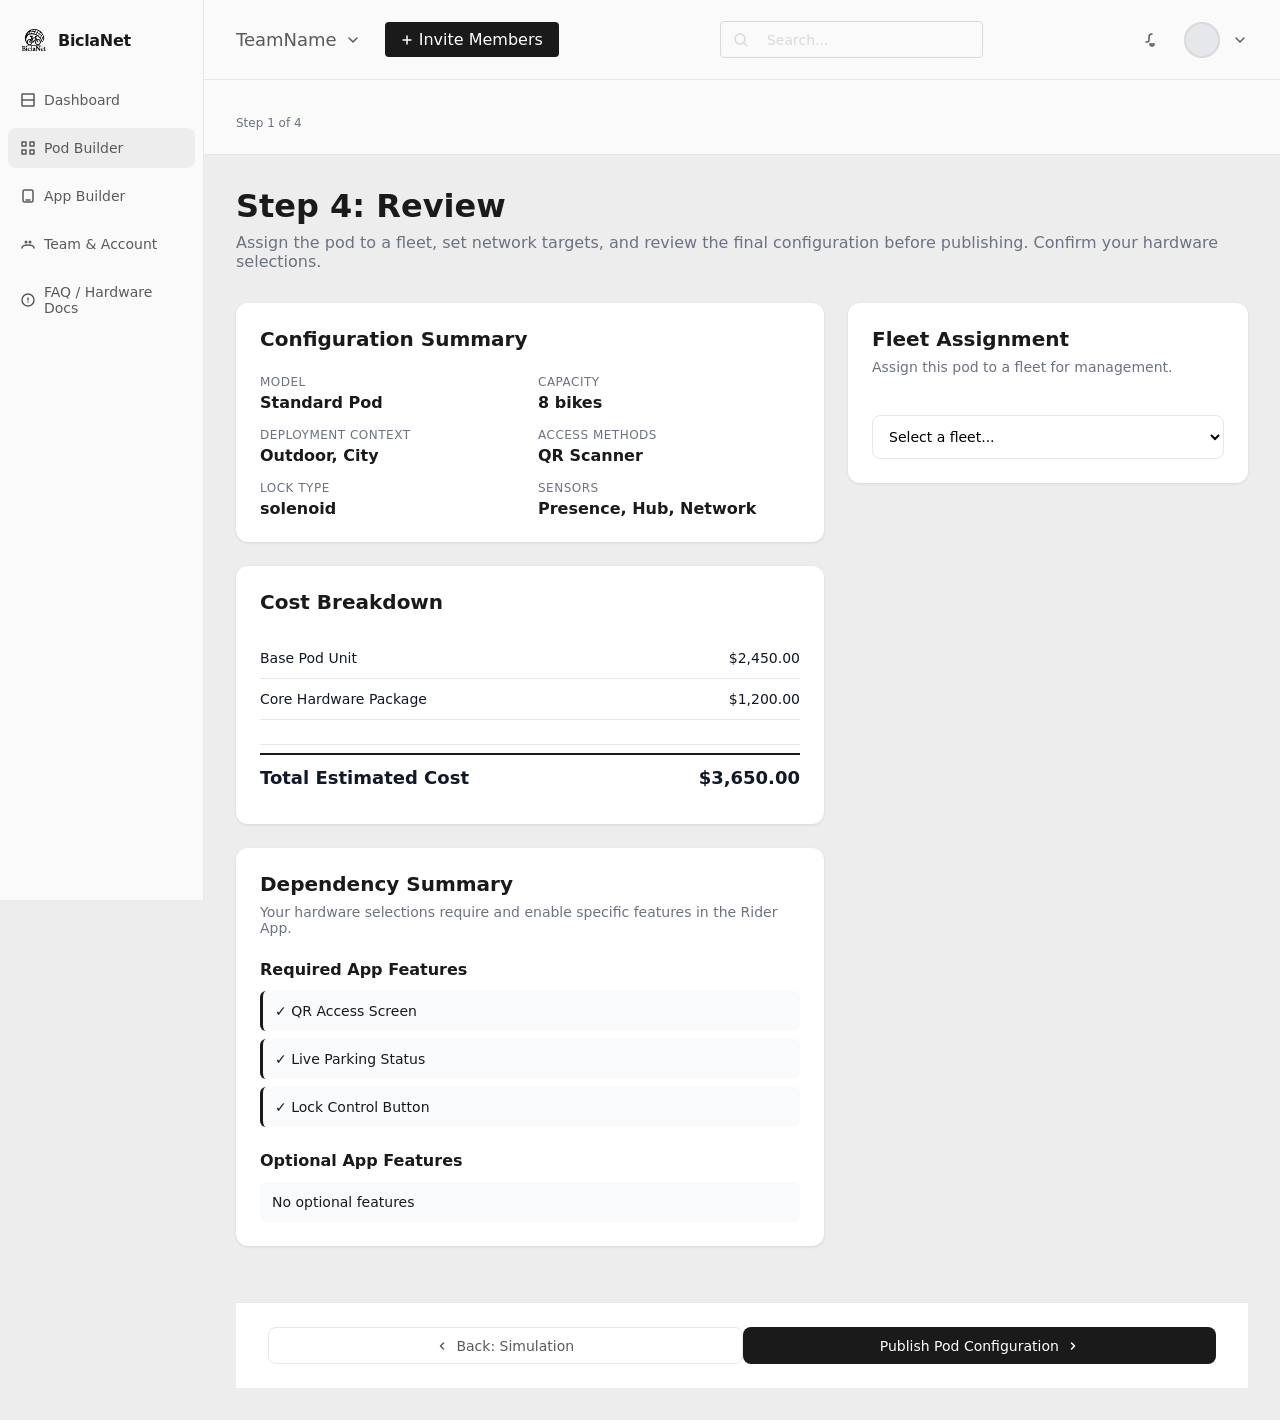
<file: pod_builder_4_review.html>
<!DOCTYPE html>
<html lang="en">
<head>
  <meta charset="UTF-8" />
  <title>Pod Builder - Step 4: Review | BiclaNet</title>
  <link rel="stylesheet" href="style.css" />
</head>
<body data-flow="pod" data-step="4">
  <div class="app-layout">
    <div id="sidebar"></div>
    <div class="content-area">
      <div id="topbar"></div>
      <div id="stepper"></div>

      <main class="builder-main">
        <header class="builder-header">
          <h1 class="builder-title">Step 4: Review</h1>
          <p class="builder-subtitle">Assign the pod to a fleet, set network targets, and review the final configuration before publishing. Confirm your hardware selections.</p>
        </header>

        <div class="review-layout">
          <div class="review-main">
            <section class="builder-section">
              <h2 class="builder-section-title">Configuration Summary</h2>
              
              <div class="summary-grid" id="summaryGrid">
                <!-- Summary items -->
              </div>
            </section>

            <section class="builder-section">
              <h2 class="builder-section-title">Cost Breakdown</h2>
              
              <div class="cost-table">
                <div class="cost-row">
                  <span>Base Pod Unit</span>
                  <span>$2,450.00</span>
                </div>
                <div class="cost-row">
                  <span>Core Hardware Package</span>
                  <span>$1,200.00</span>
                </div>
                <div class="cost-row" id="optionalCosts">
                  <!-- Optional costs -->
                </div>
                <div class="cost-row cost-row-total">
                  <span>Total Estimated Cost</span>
                  <span id="totalCost">$3,650.00</span>
                </div>
              </div>
            </section>

            <section class="builder-section">
              <h2 class="builder-section-title">Dependency Summary</h2>
              <p class="builder-section-description">Your hardware selections require and enable specific features in the Rider App.</p>
              
              <div class="dependency-section">
                <h3>Required App Features</h3>
                <div class="dependency-list" id="requiredFeatures">
                  <!-- Required features -->
                </div>
              </div>

              <div class="dependency-section">
                <h3>Optional App Features</h3>
                <div class="dependency-list" id="optionalFeatures">
                  <!-- Optional features -->
                </div>
              </div>
            </section>
          </div>

          <div class="review-sidebar">
            <section class="builder-section">
              <h2 class="builder-section-title">Fleet Assignment</h2>
              <p class="builder-section-description">Assign this pod to a fleet for management.</p>
              
              <div class="fleet-select">
                <select id="fleetSelect" class="form-select">
                  <option value="">Select a fleet...</option>
                  <option value="fleet1">Fleet Alpha</option>
                  <option value="fleet2">Fleet Beta</option>
                  <option value="fleet3">Fleet Gamma</option>
                </select>
              </div>
            </section>
          </div>
        </div>

        <nav class="builder-nav">
          <button class="btn-secondary" onclick="window.location.href='pod_builder_3_simulation.html'">
            <svg width="12" height="12" viewBox="0 0 12 12" fill="none">
              <path d="M7.5 3L4.5 6L7.5 9" stroke="currentColor" stroke-width="1.5" stroke-linecap="round" stroke-linejoin="round"/>
            </svg>
            Back: Simulation
          </button>
          <button class="btn-primary" onclick="publishPod()">
            Publish Pod Configuration
            <svg width="12" height="12" viewBox="0 0 12 12" fill="none">
              <path d="M4.5 9L7.5 6L4.5 3" stroke="currentColor" stroke-width="1.5" stroke-linecap="round" stroke-linejoin="round"/>
            </svg>
          </button>
        </nav>
      </main>
    </div>
  </div>

  <script src="app_shell.js"></script>
  <script src="builder_state.js"></script>
  <script>

    function renderSummary() {
      const config = BuilderState.getConfig();
      const grid = document.getElementById('summaryGrid');
      
      grid.innerHTML = `
        <div class="summary-item">
          <span class="summary-label">Model</span>
          <span class="summary-value">${config.pod.model}</span>
        </div>
        <div class="summary-item">
          <span class="summary-label">Capacity</span>
          <span class="summary-value">${config.pod.capacity} bikes</span>
        </div>
        <div class="summary-item">
          <span class="summary-label">Deployment Context</span>
          <span class="summary-value">${config.pod.context.join(', ')}</span>
        </div>
        <div class="summary-item">
          <span class="summary-label">Access Methods</span>
          <span class="summary-value">${getAccessMethods()}</span>
        </div>
        <div class="summary-item">
          <span class="summary-label">Lock Type</span>
          <span class="summary-value">${config.pod.lock.type}</span>
        </div>
        <div class="summary-item">
          <span class="summary-label">Sensors</span>
          <span class="summary-value">${getSensorsList()}</span>
        </div>
      `;
    }

    function getAccessMethods() {
      const config = BuilderState.getConfig();
      if (config.pod.access.both) return 'QR + RFID';
      if (config.pod.access.qr) return 'QR Scanner';
      if (config.pod.access.rfid) return 'RFID Reader';
      return 'None';
    }

    function getSensorsList() {
      const config = BuilderState.getConfig();
      const sensors = [];
      if (config.pod.sensors.presence) sensors.push('Presence');
      if (config.pod.sensors.hub) sensors.push('Hub');
      if (config.pod.sensors.network) sensors.push('Network');
      if (config.pod.sensors.tempHumidity) sensors.push('Temp/Humidity');
      if (config.pod.sensors.camera) sensors.push('Camera');
      return sensors.join(', ') || 'None';
    }

    function renderCosts() {
      const config = BuilderState.getConfig();
      const optionalContainer = document.getElementById('optionalCosts');
      let optionalTotal = 0;
      
      optionalContainer.innerHTML = '';
      
      if (config.pod.sensors.tempHumidity) {
        optionalContainer.innerHTML += '<div class="cost-row"><span>Temperature & Humidity Sensor</span><span>$150.00</span></div>';
        optionalTotal += 150;
      }
      if (config.pod.sensors.camera) {
        optionalContainer.innerHTML += '<div class="cost-row"><span>Security Camera</span><span>$300.00</span></div>';
        optionalTotal += 300;
      }
      
      const total = 3650 + optionalTotal;
      document.getElementById('totalCost').textContent = `$${total.toLocaleString('en-US', { minimumFractionDigits: 2, maximumFractionDigits: 2 })}`;
    }

    function renderDependencies() {
      const required = BuilderState.getRequiredAppFeatures();
      const optional = BuilderState.getOptionalAppFeatures();
      
      const requiredContainer = document.getElementById('requiredFeatures');
      requiredContainer.innerHTML = required.length > 0 
        ? required.map(f => `<div class="dependency-item dependency-required">✓ ${f}</div>`).join('')
        : '<div class="dependency-item">No required features</div>';
      
      const optionalContainer = document.getElementById('optionalFeatures');
      optionalContainer.innerHTML = optional.length > 0
        ? optional.map(f => `<div class="dependency-item dependency-optional">○ ${f}</div>`).join('')
        : '<div class="dependency-item">No optional features</div>';
    }

    function publishPod() {
      alert('Pod configuration published successfully!');
      window.location.href = 'dashboard.html';
    }

    function initPage() {
      renderSummary();
      renderCosts();
      renderDependencies();
    }

    if (document.readyState === 'loading') {
      document.addEventListener('DOMContentLoaded', initPage);
    } else {
      initPage();
    }
  </script>
  <style>
    .review-layout {
      display: grid;
      grid-template-columns: 1fr 400px;
      gap: 24px;
      margin-bottom: 32px;
    }

    .summary-grid {
      display: grid;
      grid-template-columns: repeat(2, 1fr);
      gap: 16px;
      margin-top: 24px;
    }

    .summary-item {
      display: flex;
      flex-direction: column;
      gap: 4px;
    }

    .summary-label {
      font-family: 'Inter', system-ui, sans-serif;
      font-size: 12px;
      color: #6b7280;
      text-transform: uppercase;
      letter-spacing: 0.5px;
    }

    .summary-value {
      font-family: 'Inter', system-ui, sans-serif;
      font-size: 16px;
      font-weight: 600;
      color: #1a1a1a;
    }

    .cost-table {
      margin-top: 24px;
    }

    .cost-row {
      display: flex;
      justify-content: space-between;
      padding: 12px 0;
      border-bottom: 1px solid #e5e7eb;
      font-family: 'Inter', system-ui, sans-serif;
      font-size: 14px;
    }

    .cost-row-total {
      border-top: 2px solid #1a1a1a;
      border-bottom: none;
      font-weight: 600;
      font-size: 18px;
      margin-top: 8px;
    }

    .dependency-section {
      margin-top: 24px;
    }

    .dependency-section h3 {
      font-family: 'Inter', system-ui, sans-serif;
      font-size: 16px;
      font-weight: 600;
      color: #1a1a1a;
      margin: 0 0 12px 0;
    }

    .dependency-list {
      display: flex;
      flex-direction: column;
      gap: 8px;
    }

    .dependency-item {
      padding: 12px;
      background: #f9fafb;
      border-radius: 6px;
      font-family: 'Inter', system-ui, sans-serif;
      font-size: 14px;
      color: #1a1a1a;
    }

    .dependency-required {
      border-left: 3px solid #1a1a1a;
    }

    .dependency-optional {
      border-left: 3px solid #9ca3af;
      color: #6b7280;
    }

    .form-select {
      width: 100%;
      padding: 12px;
      border: 1px solid #e5e7eb;
      border-radius: 8px;
      font-family: 'Inter', system-ui, sans-serif;
      font-size: 14px;
      background: white;
      margin-top: 16px;
    }

    @media (max-width: 1200px) {
      .review-layout {
        grid-template-columns: 1fr;
      }
    }
  </style>
</body>
</html>
</file>
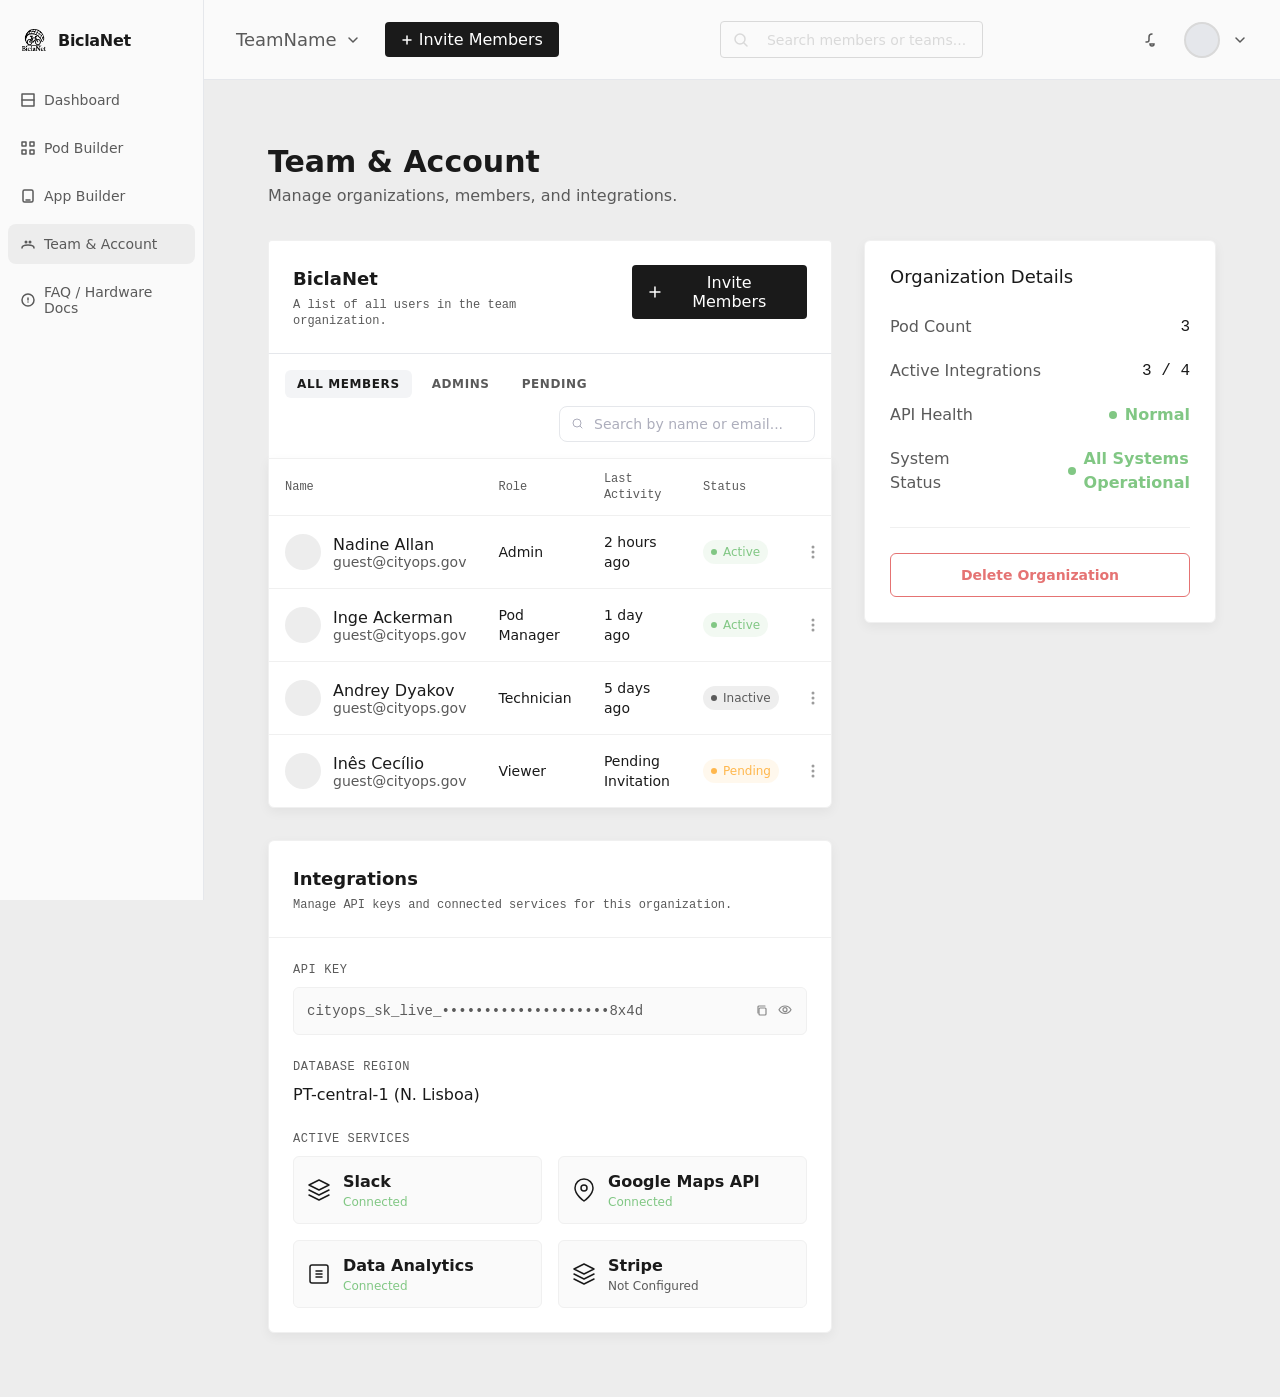
<file: team.html>
<!DOCTYPE html>
<html lang="en">
<head>
  <meta charset="UTF-8" />
  <meta name="viewport" content="width=device-width, initial-scale=1" />
  <title>BiclaNet – Team & Account</title>
  <link rel="stylesheet" href="style.css" />
</head>
<body>
  <div class="app-layout">
    <!-- Sidebar -->
    <div id="sidebar"></div>

    <!-- Content Area -->
    <div class="content-area">
      <!-- Top Navigation Bar -->
      <div id="topbar"></div>

      <!-- Main Content -->
      <main class="dashboard-main">
        <div class="team-container">
          <!-- Page Header -->
          <div class="team-header">
            <div class="team-header-content">
              <h1 class="team-title">Team & Account</h1>
              <p class="team-description">Manage organizations, members, and integrations.</p>
            </div>
          </div>

          <!-- Main Content Grid -->
          <div class="team-content-grid">
            <!-- Left Column: Members Table & Integrations -->
            <div class="team-left-column">
              <!-- Members Section -->
              <div class="team-section">
                <div class="team-section-header">
                  <div class="team-section-title-group">
                    <h2 class="team-section-title">BiclaNet</h2>
                    <p class="team-section-subtitle">A list of all users in the team organization.</p>
                  </div>
                  <button class="team-invite-btn">
                    <svg width="14" height="14" viewBox="0 0 14 14" fill="none" xmlns="http://www.w3.org/2000/svg">
                      <path d="M7 2V12M2 7H12" stroke="white" stroke-width="1.5" stroke-linecap="round"/>
                    </svg>
                    <span>Invite Members</span>
                  </button>
                </div>

                <!-- Filter Tabs -->
                <div class="team-filters">
                  <button class="team-filter-btn team-filter-btn-active">All Members</button>
                  <button class="team-filter-btn">Admins</button>
                  <button class="team-filter-btn">Pending</button>
                  <div class="team-search-inline">
                    <svg width="12" height="12" viewBox="0 0 12 12" fill="none" xmlns="http://www.w3.org/2000/svg">
                      <circle cx="5" cy="5" r="4" stroke="#adaebc" stroke-width="1"/>
                      <path d="M8 8L10 10" stroke="#adaebc" stroke-width="1" stroke-linecap="round"/>
                    </svg>
                    <input type="text" placeholder="Search by name or email..." />
                  </div>
                </div>

                <!-- Members Table -->
                <div class="team-table-card">
                  <table class="team-table">
                    <thead>
                      <tr>
                        <th>Name</th>
                        <th>Role</th>
                        <th>Last Activity</th>
                        <th>Status</th>
                        <th></th>
                      </tr>
                    </thead>
                    <tbody>
                      <tr>
                        <td>
                          <div class="team-member-cell">
                            <div class="team-member-avatar"></div>
                            <div class="team-member-info">
                              <div class="team-member-name">Nadine Allan</div>
                              <div class="team-member-email">guest@cityops.gov</div>
                            </div>
                          </div>
                        </td>
                        <td>Admin</td>
                        <td>2 hours ago</td>
                        <td>
                          <span class="team-status-badge team-status-active">
                            <span class="team-status-dot"></span>
                            Active
                          </span>
                        </td>
                        <td>
                          <button class="team-table-menu-btn" aria-label="More options">
                            <svg width="4" height="14" viewBox="0 0 4 14" fill="none" xmlns="http://www.w3.org/2000/svg">
                              <circle cx="2" cy="2" r="1.5" fill="#5a5a5a"/>
                              <circle cx="2" cy="7" r="1.5" fill="#5a5a5a"/>
                              <circle cx="2" cy="12" r="1.5" fill="#5a5a5a"/>
                            </svg>
                          </button>
                        </td>
                      </tr>
                      <tr>
                        <td>
                          <div class="team-member-cell">
                            <div class="team-member-avatar"></div>
                            <div class="team-member-info">
                              <div class="team-member-name">Inge Ackerman</div>
                              <div class="team-member-email">guest@cityops.gov</div>
                            </div>
                          </div>
                        </td>
                        <td>Pod Manager</td>
                        <td>1 day ago</td>
                        <td>
                          <span class="team-status-badge team-status-active">
                            <span class="team-status-dot"></span>
                            Active
                          </span>
                        </td>
                        <td>
                          <button class="team-table-menu-btn" aria-label="More options">
                            <svg width="4" height="14" viewBox="0 0 4 14" fill="none" xmlns="http://www.w3.org/2000/svg">
                              <circle cx="2" cy="2" r="1.5" fill="#5a5a5a"/>
                              <circle cx="2" cy="7" r="1.5" fill="#5a5a5a"/>
                              <circle cx="2" cy="12" r="1.5" fill="#5a5a5a"/>
                            </svg>
                          </button>
                        </td>
                      </tr>
                      <tr>
                        <td>
                          <div class="team-member-cell">
                            <div class="team-member-avatar"></div>
                            <div class="team-member-info">
                              <div class="team-member-name">Andrey Dyakov</div>
                              <div class="team-member-email">guest@cityops.gov</div>
                            </div>
                          </div>
                        </td>
                        <td>Technician</td>
                        <td>5 days ago</td>
                        <td>
                          <span class="team-status-badge team-status-inactive">
                            <span class="team-status-dot"></span>
                            Inactive
                          </span>
                        </td>
                        <td>
                          <button class="team-table-menu-btn" aria-label="More options">
                            <svg width="4" height="14" viewBox="0 0 4 14" fill="none" xmlns="http://www.w3.org/2000/svg">
                              <circle cx="2" cy="2" r="1.5" fill="#5a5a5a"/>
                              <circle cx="2" cy="7" r="1.5" fill="#5a5a5a"/>
                              <circle cx="2" cy="12" r="1.5" fill="#5a5a5a"/>
                            </svg>
                          </button>
                        </td>
                      </tr>
                      <tr>
                        <td>
                          <div class="team-member-cell">
                            <div class="team-member-avatar"></div>
                            <div class="team-member-info">
                              <div class="team-member-name">Inês Cecílio</div>
                              <div class="team-member-email">guest@cityops.gov</div>
                            </div>
                          </div>
                        </td>
                        <td>Viewer</td>
                        <td>Pending Invitation</td>
                        <td>
                          <span class="team-status-badge team-status-pending">
                            <span class="team-status-dot"></span>
                            Pending
                          </span>
                        </td>
                        <td>
                          <button class="team-table-menu-btn" aria-label="More options">
                            <svg width="4" height="14" viewBox="0 0 4 14" fill="none" xmlns="http://www.w3.org/2000/svg">
                              <circle cx="2" cy="2" r="1.5" fill="#5a5a5a"/>
                              <circle cx="2" cy="7" r="1.5" fill="#5a5a5a"/>
                              <circle cx="2" cy="12" r="1.5" fill="#5a5a5a"/>
                            </svg>
                          </button>
                        </td>
                      </tr>
                    </tbody>
                  </table>
                </div>
              </div>

              <!-- Integrations Section -->
              <div class="team-section">
                <div class="team-integrations-card">
                  <div class="team-integrations-header">
                    <h2 class="team-section-title">Integrations</h2>
                    <p class="team-section-subtitle">Manage API keys and connected services for this organization.</p>
                  </div>
                  <div class="team-integrations-content">
                    <!-- API Key -->
                    <div class="team-integration-item">
                      <label class="team-integration-label">API Key</label>
                      <div class="team-api-key-box">
                        <span class="team-api-key-value">cityops_sk_live_••••••••••••••••••••8x4d</span>
                        <button class="team-api-key-btn" aria-label="Copy">
                          <svg width="14" height="14" viewBox="0 0 14 14" fill="none" xmlns="http://www.w3.org/2000/svg">
                            <rect x="4" y="4" width="7" height="7" rx="1" stroke="#5a5a5a" stroke-width="1.2"/>
                            <path d="M3 9V3C3 2.44772 3.44772 2 4 2H10" stroke="#5a5a5a" stroke-width="1.2" stroke-linecap="round"/>
                          </svg>
                        </button>
                        <button class="team-api-key-btn" aria-label="Show">
                          <svg width="16" height="16" viewBox="0 0 16 16" fill="none" xmlns="http://www.w3.org/2000/svg">
                            <path d="M8 3C5.33333 3 3.16667 4.5 2 6.66667C3.16667 8.83333 5.33333 10.3333 8 10.3333C10.6667 10.3333 12.8333 8.83333 14 6.66667C12.8333 4.5 10.6667 3 8 3Z" stroke="#5a5a5a" stroke-width="1.2" stroke-linecap="round"/>
                            <circle cx="8" cy="6.66667" r="2" stroke="#5a5a5a" stroke-width="1.2"/>
                          </svg>
                        </button>
                      </div>
                    </div>

                    <!-- Database Region -->
                    <div class="team-integration-item">
                      <label class="team-integration-label">Database Region</label>
                      <div class="team-integration-value">PT-central-1 (N. Lisboa)</div>
                    </div>

                    <!-- Active Services -->
                    <div class="team-integration-item">
                      <label class="team-integration-label">Active Services</label>
                      <div class="team-services-grid">
                        <div class="team-service-card">
                          <svg width="24" height="24" viewBox="0 0 24 24" fill="none" xmlns="http://www.w3.org/2000/svg">
                            <path d="M12 2L2 7L12 12L22 7L12 2Z" stroke="#1a1a1a" stroke-width="1.5" stroke-linecap="round" stroke-linejoin="round"/>
                            <path d="M2 17L12 22L22 17" stroke="#1a1a1a" stroke-width="1.5" stroke-linecap="round" stroke-linejoin="round"/>
                            <path d="M2 12L12 17L22 12" stroke="#1a1a1a" stroke-width="1.5" stroke-linecap="round" stroke-linejoin="round"/>
                          </svg>
                          <div>
                            <div class="team-service-name">Slack</div>
                            <div class="team-service-status team-service-connected">Connected</div>
                          </div>
                        </div>
                        <div class="team-service-card">
                          <svg width="24" height="24" viewBox="0 0 24 24" fill="none" xmlns="http://www.w3.org/2000/svg">
                            <path d="M21 10C21 17 12 23 12 23C12 23 3 17 3 10C3 7.61305 3.94821 5.32387 5.63604 3.63604C7.32387 1.94821 9.61305 1 12 1C14.3869 1 16.6761 1.94821 18.364 3.63604C20.0518 5.32387 21 7.61305 21 10Z" stroke="#1a1a1a" stroke-width="1.5"/>
                            <path d="M12 13C13.6569 13 15 11.6569 15 10C15 8.34315 13.6569 7 12 7C10.3431 7 9 8.34315 9 10C9 11.6569 10.3431 13 12 13Z" stroke="#1a1a1a" stroke-width="1.5"/>
                          </svg>
                          <div>
                            <div class="team-service-name">Google Maps API</div>
                            <div class="team-service-status team-service-connected">Connected</div>
                          </div>
                        </div>
                        <div class="team-service-card">
                          <svg width="24" height="24" viewBox="0 0 24 24" fill="none" xmlns="http://www.w3.org/2000/svg">
                            <rect x="3" y="3" width="18" height="18" rx="2" stroke="#1a1a1a" stroke-width="1.5"/>
                            <path d="M9 9H15M9 15H15M9 12H15" stroke="#1a1a1a" stroke-width="1.5" stroke-linecap="round"/>
                          </svg>
                          <div>
                            <div class="team-service-name">Data Analytics</div>
                            <div class="team-service-status team-service-connected">Connected</div>
                          </div>
                        </div>
                        <div class="team-service-card">
                          <svg width="24" height="24" viewBox="0 0 24 24" fill="none" xmlns="http://www.w3.org/2000/svg">
                            <path d="M12 2L2 7L12 12L22 7L12 2Z" stroke="#1a1a1a" stroke-width="1.5" stroke-linecap="round" stroke-linejoin="round"/>
                            <path d="M2 17L12 22L22 17" stroke="#1a1a1a" stroke-width="1.5" stroke-linecap="round" stroke-linejoin="round"/>
                            <path d="M2 12L12 17L22 12" stroke="#1a1a1a" stroke-width="1.5" stroke-linecap="round" stroke-linejoin="round"/>
                          </svg>
                          <div>
                            <div class="team-service-name">Stripe</div>
                            <div class="team-service-status team-service-not-configured">Not Configured</div>
                          </div>
                        </div>
                      </div>
                    </div>
                  </div>
                </div>
              </div>
            </div>

            <!-- Right Column: Organization Details -->
            <div class="team-right-column">
              <div class="team-org-card">
                <h2 class="team-org-title">Organization Details</h2>
                <div class="team-org-content">
                  <div class="team-org-item">
                    <span class="team-org-label">Pod Count</span>
                    <span class="team-org-value">3</span>
                  </div>
                  <div class="team-org-item">
                    <span class="team-org-label">Active Integrations</span>
                    <span class="team-org-value">3 / 4</span>
                  </div>
                  <div class="team-org-item">
                    <span class="team-org-label">API Health</span>
                    <span class="team-org-value team-org-value-status">
                      <span class="team-org-status-dot"></span>
                      Normal
                    </span>
                  </div>
                  <div class="team-org-item">
                    <span class="team-org-label">System<br/>Status</span>
                    <span class="team-org-value team-org-value-status">
                      <span class="team-org-status-dot"></span>
                      All Systems<br/>Operational
                    </span>
                  </div>
                </div>
                <div class="team-org-footer">
                  <button class="team-delete-btn">Delete Organization</button>
                </div>
              </div>
            </div>
          </div>
        </div>
      </main>
    </div>
  </div>

  <!-- App Shell Loader -->
  <script src="app_shell.js"></script>
</body>
</html>
</file>
<file: style.css>
:root {
  --bg: #f5f5f7;
  --panel: #ffffff;
  --panel-soft: #f9fafb;
  --primary: #2563eb;
  --primary-soft: #e0edff;
  --text-main: #111827;
  --text-muted: #6b7280;
  --border-subtle: #e5e7eb;
  --radius-lg: 16px;
  --shadow-soft: 0 18px 45px rgba(15, 23, 42, 0.08);
  --font-ui: system-ui, -apple-system, BlinkMacSystemFont, "SF Pro Text", sans-serif;
}

*,
*::before,
*::after {
  box-sizing: border-box;
}

body {
  margin: 0;
  font-family: var(--font-ui);
  background: #ededed;
  color: var(--text-main);
  overflow-x: hidden;
}

/* App Layout Structure */
.app-layout {
  display: grid;
  grid-template-columns: 204px 1fr;
  min-height: 100vh;
}

/* Sidebar */
.sidebar {
  background: #fafafa;
  width: 204px;
  height: 100vh;
  position: sticky;
  top: 0;
  display: flex;
  flex-direction: column;
  border-right: 1px solid #e5e7eb;
}

.sidebar-logo {
  display: flex;
  align-items: center;
  gap: 12px;
  padding: 28px 22px;
  height: 80px;
  text-decoration: none;
  transition: opacity 0.2s;
}

.sidebar-logo:hover {
  opacity: 0.8;
}

.sidebar-logo-img {
  width: 24px;
  height: 24px;
  object-fit: contain;
  flex-shrink: 0;
}

.sidebar-brand {
  font-family: 'Inter', system-ui, sans-serif;
  font-size: 16px;
  font-weight: 600;
  color: #1a1a1a;
  letter-spacing: -0.02em;
}

.sidebar-nav {
  display: flex;
  flex-direction: column;
  gap: 8px;
  padding: 0 8px;
  flex: 1;
}

.sidebar-nav-item {
  display: flex;
  align-items: center;
  gap: 8px;
  padding: 12px;
  border-radius: 8px;
  text-decoration: none;
  font-family: 'Inter', system-ui, sans-serif;
  font-size: 14px;
  font-weight: 400;
  color: #5a5a5a;
  transition: background-color 0.2s;
}

.sidebar-nav-item:hover {
  background: rgba(237, 237, 237, 0.5);
}

.sidebar-nav-item-active {
  background: #ededed;
  color: #5a5a5a;
  font-weight: 500;
}

.sidebar-nav-item svg {
  flex-shrink: 0;
}

/* Content Area */
.content-area {
  display: flex;
  flex-direction: column;
  min-height: 100vh;
  background: #ededed;
}

/* Top Navigation */
.top-nav {
  background: #fafafa;
  backdrop-filter: blur(2px);
  height: 80px;
  display: flex;
  align-items: center;
  justify-content: space-between;
  padding: 16px 32px;
  border-bottom: 1px solid #e5e7eb;
  position: sticky;
  top: 0;
  z-index: 100;
}

.top-nav-left {
  display: flex;
  align-items: center;
  gap: 24px;
}

.pod-back-link {
  display: flex;
  align-items: center;
  gap: 8px;
  font-family: 'Inter', system-ui, sans-serif;
  font-size: 18px;
  font-weight: 500;
  color: #5a5a5a;
  text-decoration: none;
  transition: opacity 0.2s;
}

.pod-back-link:hover {
  opacity: 0.8;
}

.pod-back-link svg {
  flex-shrink: 0;
}

.team-dropdown-wrapper {
  position: relative;
}

.top-nav-team {
  display: flex;
  align-items: center;
  gap: 8px;
  font-family: 'Inter', system-ui, sans-serif;
  font-size: 18px;
  font-weight: 500;
  color: #5a5a5a;
  background: none;
  border: none;
  cursor: pointer;
  padding: 0;
}

.top-nav-team:focus {
  outline: 2px solid #7ca8d6;
  outline-offset: 2px;
  border-radius: 2px;
}

.top-nav-team svg {
  flex-shrink: 0;
  transition: transform 0.2s;
}

.top-nav-team[aria-expanded="true"] svg {
  transform: rotate(180deg);
}

.team-dropdown-menu {
  position: absolute;
  top: calc(100% + 8px);
  left: 0;
  background: white;
  border: 1px solid #e5e7eb;
  border-radius: 6px;
  box-shadow: 0 4px 12px rgba(0, 0, 0, 0.15);
  list-style: none;
  margin: 0;
  padding: 4px;
  min-width: 160px;
  opacity: 0;
  visibility: hidden;
  transform: translateY(-8px);
  transition: opacity 0.2s, visibility 0.2s, transform 0.2s;
  z-index: 1000;
}

.team-dropdown-menu-open {
  opacity: 1;
  visibility: visible;
  transform: translateY(0);
}

.team-dropdown-menu li {
  margin: 0;
}

.team-dropdown-item {
  width: 100%;
  text-align: left;
  background: none;
  border: none;
  padding: 8px 12px;
  font-family: 'Inter', system-ui, sans-serif;
  font-size: 14px;
  font-weight: 400;
  color: #1a1a1a;
  cursor: pointer;
  border-radius: 4px;
  transition: background-color 0.2s;
}

.team-dropdown-item:hover,
.team-dropdown-item:focus {
  background: #f5f5f5;
  outline: none;
}

.team-dropdown-item:focus {
  outline: 2px solid #7ca8d6;
  outline-offset: -2px;
}

.btn-invite {
  display: flex;
  align-items: center;
  gap: 6px;
  background: #1a1a1a;
  color: white;
  border: none;
  border-radius: 4px;
  padding: 8px 16px;
  font-family: 'Inter', system-ui, sans-serif;
  font-size: 16px;
  font-weight: 400;
  cursor: pointer;
  transition: opacity 0.2s;
}

.btn-invite:hover {
  opacity: 0.9;
}

.btn-invite svg {
  flex-shrink: 0;
}

.top-nav-search {
  flex: 1;
  max-width: 263px;
  display: flex;
  align-items: center;
  gap: 16px;
  background: #fafafa;
  border: 1px solid #d9d9d9;
  border-radius: 4px;
  height: 37px;
  padding: 10px 12px;
}

.top-nav-search svg {
  flex-shrink: 0;
}

.top-nav-search input {
  flex: 1;
  border: none;
  outline: none;
  background: transparent;
  font-family: 'Inter', system-ui, sans-serif;
  font-size: 14px;
  color: #1a1a1a;
}

.top-nav-search input::placeholder {
  color: #d9d9d9;
}

.top-nav-right {
  display: flex;
  align-items: center;
  gap: 24px;
}

.top-nav-icon-btn {
  background: none;
  border: none;
  cursor: pointer;
  padding: 0;
  display: flex;
  align-items: center;
  justify-content: center;
  color: #5a5a5a;
}

.top-nav-profile {
  display: flex;
  align-items: center;
  gap: 12px;
  cursor: pointer;
}

.profile-avatar {
  width: 36px;
  height: 36px;
  border-radius: 50%;
  background: #e5e7eb;
  border: 2px solid #d9d9d9;
}

.top-nav-profile svg {
  flex-shrink: 0;
}

/* Main Content */
.dashboard-main {
  flex: 1;
  overflow-y: auto;
  padding: 32px;
}

.dashboard-shell {
  max-width: 1120px;
  margin: 0 auto;
  padding: 0;
}

.dashboard-header {
  display: flex;
  justify-content: space-between;
  align-items: center;
  margin-bottom: 32px;
}

.dashboard-title {
  font-size: 26px;
  font-weight: 700;
}

.dashboard-subtitle {
  color: var(--text-muted);
  font-size: 14px;
}

.badge {
  font-size: 11px;
  padding: 6px 10px;
  border-radius: 999px;
  background: #eef2ff;
  color: #4f46e5;
}

.stat-grid {
  display: grid;
  grid-template-columns: repeat(4, minmax(0, 1fr));
  gap: 16px;
  margin: 24px 0;
}

.stat-card {
  background: var(--panel);
  border-radius: var(--radius-lg);
  padding: 16px 18px;
  box-shadow: 0 8px 24px rgba(15, 23, 42, 0.06);
  display: flex;
  flex-direction: column;
  gap: 6px;
}

.stat-label {
  font-size: 11px;
  text-transform: uppercase;
  letter-spacing: 0.08em;
  color: var(--text-muted);
}

.stat-value {
  font-size: 22px;
  font-weight: 600;
}

.stat-subvalue {
  font-size: 12px;
  color: var(--text-muted);
}

.status-pill {
  display: inline-flex;
  align-items: center;
  gap: 6px;
  padding: 4px 8px;
  border-radius: 999px;
  font-size: 12px;
  background: #ecfdf3;
  color: #15803d;
}

.status-dot {
  width: 8px;
  height: 8px;
  border-radius: 999px;
  background: #22c55e;
}

/* Predicted usage bar + mini forecast */

.predicted-usage-bar {
  width: 100%;
  height: 8px;
  border-radius: 999px;
  background: #e5e7eb;
  overflow: hidden;
  margin-top: 8px;
}

.predicted-usage-fill {
  height: 100%;
  width: 0;
  border-radius: inherit;
  background: linear-gradient(90deg, #22c55e, #facc15, #f97316, #ef4444);
  transition: width 0.7s ease-out;
}

#usageForecastBars {
  display: flex;
  align-items: flex-end;
  gap: 2px;
  margin-top: 10px;
  height: 40px;
}

.usage-bar {
  flex: 1;
  background: var(--primary-soft);
  border-radius: 999px;
}

.usage-activity-pill {
  margin-top: 10px;
  display: inline-flex;
  align-items: center;
  gap: 6px;
  padding: 5px 9px;
  border-radius: 999px;
  background: rgba(37, 99, 235, 0.06);
}

.usage-dot {
  width: 8px;
  height: 8px;
  border-radius: 999px;
  background: #22c55e;
  box-shadow: 0 0 0 0 rgba(34, 197, 94, 0.7);
  animation: pulse-dot 1.6s ease-out infinite;
}

.usage-activity-text {
  font-size: 11px;
  color: var(--text-muted);
}

@keyframes pulse-dot {
  0% {
    transform: scale(1);
    box-shadow: 0 0 0 0 rgba(34, 197, 94, 0.7);
  }
  70% {
    transform: scale(1.5);
    box-shadow: 0 0 0 10px rgba(34, 197, 94, 0);
  }
  100% {
    transform: scale(1);
    box-shadow: 0 0 0 0 rgba(34, 197, 94, 0);
  }
}


/* Main content */

.main-grid {
  display: grid;
  grid-template-columns: minmax(0, 2.1fr) minmax(260px, 0.9fr);
  gap: 16px;
}

.panel {
  background: var(--panel);
  border-radius: var(--radius-lg);
  padding: 18px 20px;
  box-shadow: var(--shadow-soft);
}

.panel-title {
  font-size: 15px;
  font-weight: 600;
  margin-bottom: 12px;
}

/* live System activity */
.system-activity {
  margin-top: 4px;
  margin-bottom: 20px;
  background: var(--panel);
  border-radius: var(--radius-lg);
  box-shadow: 0 14px 40px rgba(15, 23, 42, 0.08);
  padding: 14px 18px;
  display: flex;
  align-items: center;
  justify-content: space-between;
  gap: 16px;
}

.system-activity-info {
  max-width: 260px;
}

.system-activity-title {
  font-size: 13px;
  font-weight: 600;
}

.system-activity-subtitle {
  font-size: 12px;
  color: var(--text-muted);
  margin-top: 4px;
}

.system-activity-vis {
  flex: 1;
}

#systemActivityCanvas canvas {
  width: 100% !important;
  height: 72px !important;
  border-radius: 999px;
  display: block;
}


/* Pod table */

.pod-table {
  width: 100%;
  border-collapse: collapse;
  font-size: 13px;
}

.pod-table th,
.pod-table td {
  padding: 8px 6px;
  text-align: left;
}

.pod-table thead {
  border-bottom: 1px solid var(--border-subtle);
  color: var(--text-muted);
  font-size: 12px;
}

.pod-status-pill {
  padding: 4px 8px;
  border-radius: 999px;
  font-size: 11px;
  font-weight: 500;
}

.pod-status-online {
  background: #dcfce7;
  color: #15803d;
}

.pod-status-offline {
  background: #fee2e2;
  color: #b91c1c;
}

.pod-status-maintenance {
  background: #fef3c7;
  color: #92400e;
}

.pod-link {
  font-size: 12px;
  color: var(--primary);
  font-weight: 500;
  text-decoration: none;
}

/* AI panel */

.ai-panel {
  background: #020617;
  color: #e5e7eb;
  border-radius: var(--radius-lg);
  padding: 18px 18px 16px;
  box-shadow: var(--shadow-soft);

  /* NEW: lock panel height so row doesn't jump */
  display: flex;
  flex-direction: column;
  min-height: 320px;
  max-height: 320px;
  overflow: hidden;
}


.ai-panel-title {
  font-size: 15px;
  font-weight: 600;
  margin-bottom: 8px;
}

.ai-panel-sub {
  font-size: 12px;
  color: #9ca3af;
  margin-bottom: 12px;
}

.ai-card {
  background: rgba(15, 23, 42, 0.9);
  border-radius: 12px;
  padding: 10px 11px;
  margin-bottom: 8px;
  border: 1px solid rgba(148, 163, 184, 0.3);
}

.ai-card-title {
  font-size: 13px;
  font-weight: 600;
  margin-bottom: 4px;
}

.ai-card-desc {
  font-size: 12px;
  color: #d1d5db;
}

.ai-card-impact {
  font-size: 11px;
  margin-top: 6px;
  color: #4ade80;
}

#aiCards {
  flex: 1;
  overflow: hidden;
}


.ai-activity {
  margin-top: 12px;
  padding-top: 10px;
  border-top: 1px dashed rgba(148, 163, 184, 0.5);
}

.ai-activity-title {
  font-size: 11px;
  text-transform: uppercase;
  letter-spacing: 0.08em;
  color: #9ca3af;
  margin-bottom: 6px;
}

.ai-activity-list {
  list-style: none;
  padding: 0;
  margin: 0;
  max-height: 56px;   /* NEW: fixed vertical space */
  overflow: hidden;
}


.ai-activity-item {
  font-size: 11px;
  color: #e5e7eb;
  opacity: 0;
  transform: translateY(6px);
  animation: ai-item-in 0.4s ease-out forwards;
}

.ai-activity-item + .ai-activity-item {
  margin-top: 4px;
}

@keyframes ai-item-in {
  from {
    opacity: 0;
    transform: translateY(6px);
  }
  to {
    opacity: 1;
    transform: translateY(0);
  }
}

/* Responsive tweak */

/* Responsive styles */
@media (max-width: 900px) {
  .app-layout {
    grid-template-columns: 1fr;
  }

  .sidebar {
    position: fixed;
    left: 0;
    top: 0;
    height: 100vh;
    z-index: 1000;
    transform: translateX(-100%);
    transition: transform 0.3s ease;
    box-shadow: 2px 0 8px rgba(0, 0, 0, 0.1);
  }

  .sidebar.open {
    transform: translateX(0);
  }
  
  .content-area {
    width: 100%;
  }

  .top-nav {
    padding: 16px 20px;
  }

  .top-nav-search {
    max-width: 200px;
  }

  .top-nav-left {
    gap: 16px;
  }

  .btn-invite span {
    display: none;
  }

  .dashboard-main {
    padding: 24px 16px;
  }

  .stat-grid {
    grid-template-columns: repeat(2, minmax(0, 1fr));
  }
  .main-grid {
    grid-template-columns: minmax(0, 1fr);
  }
}

/* ---------- Mobile app screen ---------- */

.app-body {
  margin: 0;
  font-family: var(--font-ui);
  background: radial-gradient(circle at top, #e0f2fe 0, #f3f4f6 55%);
  display: flex;
  flex-direction: column;       
  align-items: center;          
  padding-top: 32px;            
  padding-bottom: 32px;         
}


.app-frame {
  width: 393px;
  height: 852px;
  border-radius: 32px;
  background: #f9fafb;
  box-shadow: 0 24px 60px rgba(15, 23, 42, 0.25);
  overflow: hidden;
  display: flex;
  flex-direction: column;
  position: relative;
}

.app-status-bar {
  height: 20px;
  background: transparent;
}

.app-header {
  padding: 8px 16px 6px;
}

.app-search {
  height: 38px;
  border-radius: 999px;
  background: #ffffff;
  display: flex;
  align-items: center;
  padding: 0 10px;
  box-shadow: 0 8px 20px rgba(148, 163, 184, 0.25);
  font-size: 13px;
  color: var(--text-muted);
}

.app-search-icon {
  margin-right: 6px;
}

.app-search-placeholder {
  flex: 1;
}

.app-search-filter {
  font-size: 16px;
}

.app-chips {
  display: flex;
  gap: 8px;
  margin-top: 8px;
}

.chip {
  border-radius: 999px;
  border: 1px solid #e5e7eb;
  background: #ffffff;
  padding: 4px 10px;
  font-size: 11px;
  color: var(--text-main);
}

.chip-primary {
  border-color: #f97316;
  background: #ffedd5;
}

/* Map */

.app-map-area {
  flex: 1;
  display: flex;
  flex-direction: column;
  position: relative;           /* NEW */
}

.app-map {
  position: absolute;           /* CHANGED */
  inset: 0;                     /* full background */
  margin: 0;                    /* remove margins */
  border-radius: 0;             /* we'll clip via frame, not map */
  background: #dbeafe;
  overflow: hidden;
}

/* NEW: p5 container */
.map-canvas {
  position: absolute;
  inset: 0;                  /* fill the whole map */
  z-index: 0;
}

.map-canvas canvas {
  width: 100%;
  height: 100%;
  display: block;
}

/* make sure roads / pods sit above the canvas */
.map-road,
.map-pod,
.map-floating-icon {
  position: absolute;
  z-index: 1;
}
/* stylized "streets" */

.map-road {
  position: absolute;
  background: rgba(255, 255, 255, 0.9);
  border-radius: 999px;
}

.map-road-a {
  width: 140%;
  height: 22px;
  left: -20%;
  top: 46%;
  transform: rotate(10deg);
}

.map-road-b {
  width: 120%;
  height: 22px;
  left: -10%;
  top: 30%;
  transform: rotate(-18deg);
}

.map-view {
  position: relative;
  overflow: hidden;
}


/* Pod markers */

.map-pod {
  position: absolute;
  display: flex;
  align-items: center;
  justify-content: center;
  border-radius: 999px;
  font-size: 12px;
  box-shadow: 0 8px 18px rgba(15, 23, 42, 0.25);
}

.map-pod-primary {
  width: 42px;
  height: 42px;
  background: #3b82f6;
  color: #ffffff;
  left: 46%;
  top: 42%;
}

.map-pod-label {
  font-weight: 600;
}

.map-pod-secondary {
  width: 32px;
  height: 32px;
  background: #f97316;
  color: #ffffff;
  font-size: 13px;
}

.map-pod-small {
  display: flex;
  align-items: center;
  justify-content: center;
}

.map-pod-secondary.map-pod-small {
  left: 72%;
  top: 30%;
}

.map-pod-alt {
  left: 20%;
  top: 30%;
  background: #10b981;
}

.map-floating-icon {
  position: absolute;
  right: 16px;
  top: 18px;
  width: 32px;
  height: 32px;
  border-radius: 999px;
  background: #ffffff;
  display: flex;
  align-items: center;
  justify-content: center;
  font-size: 16px;
  box-shadow: 0 8px 18px rgba(15, 23, 42, 0.25);
}

/* Bottom sheet */



.app-bottom-card {
  position: absolute;
  left: 12px;
  right: 12px;
  bottom: 84px; /* sits above bottom nav */
  padding: 10px 14px 14px;
  border-radius: 24px 24px 18px 18px;
  background: #ffffff;
  box-shadow: 0 -10px 28px rgba(15, 23, 42, 0.35);
  transition: transform 0.25s ease-out, box-shadow 0.25s ease-out;
  transform: translateY(62%);   /* default: mostly collapsed */
}

.app-bottom-card.app-expanded {
  transform: translateY(0%);
}

.app-bottom-card.app-peek {
  transform: translateY(60%);
}

/* keep your app-handle etc as-is */


.app-handle {
  width: 44px;
  height: 4px;
  border-radius: 999px;
  background: #e5e7eb;
  margin: 0 auto 8px;
}

.app-pod-row {
  display: flex;
  justify-content: space-between;
  align-items: center;
  margin-bottom: 6px;
}

.app-pod-name {
  font-size: 15px;
  font-weight: 600;
}

.app-pod-meta {
  font-size: 11px;
  color: var(--text-muted);
  display: flex;
  gap: 4px;
  margin-top: 2px;
}

.app-pill {
  font-size: 10px;
  padding: 4px 8px;
  border-radius: 999px;
  text-transform: uppercase;
  letter-spacing: 0.08em;
}

.app-pill-blue {
  background: #dbeafe;
  color: #1d4ed8;
}

/* Availability */

.app-section-label {
  font-size: 11px;
  text-transform: uppercase;
  letter-spacing: 0.08em;
  color: var(--text-muted);
  margin-top: 8px;
  margin-bottom: 4px;
}

/* availability layout */
.app-availability-row {
  display: flex;
  align-items: center;
  gap: 8px;
  margin-bottom: 10px;
}

.app-availability-pills {
  display: flex;
  gap: 3px;
}

.app-availability-pill {
  width: 12px;
  height: 6px;
  border-radius: 999px;
  background: #e5e7eb;
}

.app-availability-pill.occupied {
  background: #111827;
}


.app-availability-text {
  font-size: 11px;
  color: var(--text-muted);
}

/* AI Forecast card */

.app-ai-forecast-card {
  margin-top: 10px;
  border-radius: 18px;
  background: #f4f4ff;
  padding: 10px 11px 10px;
  border: 1px solid #e0e7ff;
}

.app-ai-forecast-header {
  display: flex;
  align-items: center;
  gap: 6px;
  margin-bottom: 4px;
}

.app-ai-dot {
  width: 8px;
  height: 8px;
  border-radius: 999px;
  background: #22c55e;
  box-shadow: 0 0 0 0 rgba(34, 197, 94, 0.7);
  animation: pulse-dot 1.8s ease-out infinite;
}

.app-ai-title {
  font-size: 12px;
  font-weight: 600;
}

.app-ai-tag {
  margin-left: auto;
  font-size: 10px;
  padding: 3px 7px;
  border-radius: 999px;
  background: #dcfce7;
  color: #166534;
}

.app-ai-text {
  font-size: 12px;
  color: #4b5563;
  margin: 0 0 6px;
}

.app-ai-metrics {
  display: flex;
  justify-content: space-between;
  gap: 10px;
}

.app-ai-metric-label {
  font-size: 10px;
  text-transform: uppercase;
  letter-spacing: 0.08em;
  color: #9ca3af;
}

.app-ai-metric-value {
  font-size: 12px;
  font-weight: 500;
}

/* Bottom nav */

.app-nav {
  height: 64px;
  border-top: 1px solid #e5e7eb;
  background: #ffffff;
  display: flex;
}

.app-nav-item {
  flex: 1;
  border: none;
  background: transparent;
  font-size: 11px;
  color: #9ca3af;
  display: flex;
  flex-direction: column;
  align-items: center;
  justify-content: center;
  gap: 2px;
}

.app-nav-item span:first-child {
  font-size: 16px;
}

.app-nav-item-active {
  color: #1d4ed8;
}

.app-nav {
  height: 72px;
  border-top: 1px solid #e5e7eb;
  background: #ffffffcc;
  display: flex;
  backdrop-filter: blur(10px);
  position: relative;
}

.app-nav-item {
  flex: 1;
  border: none;
  background: transparent;
  font-size: 11px;
  color: #9ca3af;
  display: flex;
  flex-direction: column;
  align-items: center;
  justify-content: center;
  gap: 2px;
}

.app-nav-item span:first-child {
  font-size: 16px;
}

.app-nav-item-active {
  color: #1d4ed8;
  font-weight: 500;
}

.app-nav-fab {
  position: absolute;
  left: 50%;
  bottom: 40px;
  transform: translateX(-50%);
  width: 56px;
  height: 56px;
  border-radius: 999px;
  background: #111827;
  color: #f9fafb;
  display: flex;
  align-items: center;
  justify-content: center;
  box-shadow: 0 -6px 20px rgba(15, 23, 42, 0.4);
  font-size: 22px;
}

/* If later want to use PNG: 
.app-nav-fab {
  background: url("your-menu.png") center/cover no-repeat;
} */

.demo-tabs {
  display: inline-flex;
  padding: 2px;
  border-radius: 999px;
  background: rgba(148, 163, 184, 0.16);
  gap: 2px;
  font-size: 11px;
}

.demo-tab {
  padding: 4px 8px;
  border-radius: 999px;
  text-decoration: none;
  color: #4b5563;
  white-space: nowrap;
}

.demo-tab-active {
  background: #ffffff;
  color: #1f2937;
  font-weight: 500;
}

.demo-tabs-app {
  margin: 4px auto 0;
  display: flex;
  justify-content: center;

  margin-bottom: 12px;
}

/* ---------- Login Page ---------- */

.login-body {
  background: #fafafa;
  display: flex;
  align-items: stretch;
  justify-content: stretch;
  min-height: 100vh;
  margin: 0;
  padding: 0;
}

.login-container {
  width: 100%;
  display: grid;
  grid-template-columns: minmax(420px, 1fr) 1.2fr;
  min-height: 100vh;
}


.login-content {
  width: 100%;
  max-width: 520px;
  position: relative;
  padding: 80px 64px;
  display: flex;
  flex-direction: column;
  justify-content: center;
  margin: 0 auto;
}

.login-header {
  margin-bottom: 33.75px;
}

.login-title {
  font-family: 'Space Grotesk', system-ui, sans-serif;
  font-size: 36px;
  font-weight: 700;
  line-height: 1;
  color: #1a1a1a;
  margin: 0 0 10.875px 0;
}

.login-description {
  font-family: 'Inter', system-ui, sans-serif;
  font-size: 14px;
  font-weight: 400;
  line-height: 1.4;
  color: #5a5a5a;
  margin: 0;
  padding-bottom: 0.625px;
}

.login-form {
  display: flex;
  flex-direction: column;
  gap: 24px;
}

.form-field {
  display: flex;
  flex-direction: column;
  gap: 8px;
}

.form-label-row {
  display: flex;
  align-items: center;
  justify-content: space-between;
}

.form-label {
  font-family: 'Inter', system-ui, sans-serif;
  font-size: 12px;
  font-weight: 600;
  line-height: 16px;
  letter-spacing: 0.6px;
  text-transform: uppercase;
  color: #5a5a5a;
}

.forgot-password-link {
  font-family: 'Inter', system-ui, sans-serif;
  font-size: 16px;
  font-weight: 400;
  color: #7ca8d6;
  text-decoration: none;
  white-space: nowrap;
}

.forgot-password-link:hover {
  text-decoration: underline;
}

.input-wrapper {
  position: relative;
  display: flex;
  align-items: center;
  background: white;
  border: 1px solid #d9d9d9;
  border-radius: 4px;
  height: 37px;
  padding: 10px 12px;
}

.input-icon {
  display: flex;
  align-items: center;
  justify-content: center;
  margin-right: 16px;
  flex-shrink: 0;
}

.form-input {
  flex: 1;
  border: none;
  outline: none;
  background: transparent;
  font-family: 'Inter', system-ui, sans-serif;
  font-size: 14px;
  font-weight: 400;
  color: #1a1a1a;
  padding: 0;
}

.form-input::placeholder {
  color: #d9d9d9;
}

.password-toggle {
  background: none;
  border: none;
  cursor: pointer;
  padding: 0;
  margin-left: 8px;
  display: flex;
  align-items: center;
  justify-content: center;
  flex-shrink: 0;
}

.password-toggle:focus {
  outline: 2px solid #7ca8d6;
  outline-offset: 2px;
  border-radius: 2px;
}

.btn-primary,
.btn-secondary {
  width: 100%;
  height: 37px;
  border-radius: 4px;
  font-family: 'Inter', system-ui, sans-serif;
  font-size: 16px;
  font-weight: 400;
  line-height: 1;
  cursor: pointer;
  display: flex;
  align-items: center;
  justify-content: center;
  white-space: nowrap;
  transition: opacity 0.2s;
}

.btn-primary {
  background: #1a1a1a;
  color: white;
  border: none;
}

.btn-primary:hover {
  opacity: 0.9;
}

.btn-secondary {
  background: white;
  color: #1a1a1a;
  border: 1px solid #1a1a1a;
}

.btn-secondary:hover {
  opacity: 0.8;
}

.form-divider {
  display: flex;
  align-items: center;
  padding: 8px 0;
}

.divider-line {
  flex: 1;
  height: 1px;
  background: #d9d9d9;
}

.divider-text {
  font-family: 'Inter', system-ui, sans-serif;
  font-size: 12px;
  font-weight: 500;
  color: #5a5a5a;
  padding: 0 16px;
  line-height: 16px;
}

.login-footer {
  position: absolute;
  bottom: -80px;
  left: 0;
  width: 100%;
}

.footer-copyright {
  font-family: 'IBM Plex Mono', monospace;
  font-size: 12px;
  font-weight: 400;
  line-height: 1;
  color: #7ca8d6;
  margin: 0;
}

/* ---------- Pod Control Page ---------- */

.pod-container {
  max-width: 1152px;
  margin: 0 auto;
  padding: 32px;
}

.pod-header {
  display: flex;
  justify-content: space-between;
  align-items: center;
  padding: 15px 20px;
  background: #fafafa;
  border-radius: 4px;
  margin-bottom: 32px;
}

.pod-header-left {
  display: flex;
  flex-direction: column;
  gap: 7.5px;
}

.pod-title {
  font-family: 'Space Grotesk', system-ui, sans-serif;
  font-size: 36px;
  font-weight: 700;
  line-height: 1;
  color: #1a1a1a;
  margin: 0;
}

.pod-meta {
  display: flex;
  gap: 24px;
  align-items: center;
}

.pod-meta-item {
  display: flex;
  align-items: center;
  gap: 8px;
  font-family: 'Inter', system-ui, sans-serif;
  font-size: 14px;
  font-weight: 400;
  color: #5a5a5a;
}

.pod-meta-item svg {
  flex-shrink: 0;
}

.pod-status-badge {
  display: flex;
  align-items: center;
  gap: 8px;
  padding: 6px 12px;
  background: rgba(129, 199, 132, 0.1);
  border-radius: 9999px;
  font-family: 'Inter', system-ui, sans-serif;
  font-size: 14px;
  font-weight: 600;
  color: #81c784;
}

.pod-status-dot {
  width: 10px;
  height: 10px;
  background: #81c784;
  border-radius: 50%;
}

.pod-content-grid {
  display: grid;
  grid-template-columns: 544px 256px;
  gap: 32px;
  align-items: start;
}

.pod-left-column {
  display: flex;
  flex-direction: column;
  gap: 32px;
}

.pod-right-column {
  display: flex;
  flex-direction: column;
  gap: 48px;
  min-width: 0;
  width: 100%;
}

.pod-card {
  background: white;
  border: 1px solid #f0f0f0;
  border-radius: 6px;
  padding: 25px;
  width: 100%;
  box-sizing: border-box;
}

.pod-card-title {
  font-family: 'Inter', system-ui, sans-serif;
  font-size: 18px;
  font-weight: 600;
  color: #1a1a1a;
  margin: 0 0 16px 0;
}

.pod-status-card {
  display: flex;
  flex-direction: column;
  align-items: center;
  gap: 24px;
  text-align: center;
}

.pod-status-icon {
  height: 111px;
  display: flex;
  align-items: center;
  justify-content: center;
}

.pod-status-icon-circle {
  width: 113px;
  height: 113px;
  border: 4px solid #81c784;
  border-radius: 50%;
  background: rgba(129, 199, 132, 0.1);
  display: flex;
  align-items: center;
  justify-content: center;
  transition: border-color 0.2s, background-color 0.2s;
}

.pod-status-text {
  display: flex;
  flex-direction: column;
  gap: 0;
}

.pod-status-main {
  font-family: 'Inter', system-ui, sans-serif;
  font-size: 24px;
  font-weight: 600;
  color: #1a1a1a;
  transition: color 0.2s;
}

#podStatusSlot {
  font-size: 18px;
  font-weight: 500;
  color: #5a5a5a;
  margin-bottom: 4px;
}

#podStatusMain {
  font-size: 24px;
  font-weight: 600;
}

.pod-status-sub {
  font-family: 'Inter', system-ui, sans-serif;
  font-size: 14px;
  font-weight: 400;
  color: #5a5a5a;
}

.pod-actions-card {
  display: flex;
  flex-direction: column;
  gap: 0;
}

.pod-actions {
  display: flex;
  flex-direction: column;
  gap: 12px;
}

.pod-action-btn {
  display: flex;
  align-items: center;
  gap: 8px;
  justify-content: center;
  padding: 10px;
  border: none;
  border-radius: 6px;
  font-family: 'Inter', system-ui, sans-serif;
  font-size: 16px;
  font-weight: 600;
  cursor: pointer;
  transition: opacity 0.2s;
}

.pod-action-btn:hover {
  opacity: 0.9;
}

.pod-action-lock {
  background: #f5f5f5;
  color: #1a1a1a;
}

.pod-action-emergency {
  background: rgba(229, 115, 115, 0.1);
  color: #e57373;
}

.pod-forecast-card {
  display: flex;
  flex-direction: column;
  gap: 16px;
}

.pod-forecast-desc {
  font-family: 'Inter', system-ui, sans-serif;
  font-size: 14px;
  font-weight: 400;
  color: #5a5a5a;
  margin: 0;
}

.pod-chart-container {
  height: 200px;
  width: 100%;
  overflow: hidden;
}

.pod-chart-container canvas {
  max-width: 100%;
  height: 100%;
}

.pod-activity-card {
  display: flex;
  flex-direction: column;
  gap: 0;
  padding: 0;
}

.pod-activity-log {
  padding: 24px;
  display: flex;
  flex-direction: column;
  gap: 11.5px;
  max-height: 256px;
  overflow-y: auto;
}

.pod-activity-entry {
  display: flex;
  gap: 23.2px;
  font-family: 'IBM Plex Mono', monospace;
  font-size: 12px;
  line-height: 16px;
}

.pod-activity-time {
  color: #5a5a5a;
  min-width: 57.61px;
}

.pod-activity-text {
  color: #1a1a1a;
}

.pod-activity-unlock {
  color: #81c784;
}

.pod-activity-lock {
  color: #7ca8d6;
}

.pod-activity-error {
  color: #e57373;
}

.pod-activity-system {
  color: #ffb74d;
}

.pod-slots-card {
  display: flex;
  flex-direction: column;
  gap: 16px;
  width: 100%;
  min-width: 0;
}

.pod-slots-grid {
  display: grid;
  grid-template-columns: repeat(4, minmax(0, 1fr));
  gap: 12px;
  margin-bottom: 16px;
  width: 100%;
}

.pod-slot {
  aspect-ratio: 1;
  background: #f5f5f5;
  border: 1px solid #f0f0f0;
  border-radius: 6px;
  display: flex;
  flex-direction: column;
  align-items: center;
  justify-content: center;
  gap: 8px;
  cursor: pointer;
  transition: all 0.2s;
  position: relative;
  padding: 17px;
  min-width: 0;
  width: 100%;
}

.pod-slot:hover {
  background: #f0f0f0;
}

.pod-slot-selected {
  background: rgba(129, 199, 132, 0.1);
  border: 4px solid #7ca8d6;
}

.pod-slot-occupied {
  background: rgba(129, 199, 132, 0.1);
  border: 1px solid rgba(129, 199, 132, 0.2);
}

.pod-slot-error {
  background: rgba(229, 115, 115, 0.1);
  border: 1px solid rgba(229, 115, 115, 0.2);
}

.pod-slot-label {
  font-family: 'IBM Plex Mono', monospace;
  font-size: 12px;
  color: #5a5a5a;
}

.pod-slot-selected .pod-slot-label,
.pod-slot-occupied .pod-slot-label,
.pod-slot-error .pod-slot-label {
  color: #81c784;
}

.pod-slot-error .pod-slot-label {
  color: #e57373;
}

.pod-slot-details {
  background: #dbeafe;
  border: 1px solid #93c5fd;
  border-radius: 6px;
  padding: 13px;
  width: 100%;
  box-sizing: border-box;
}

.pod-slot-details-header {
  font-family: 'Inter', system-ui, sans-serif;
  font-size: 14px;
  font-weight: 600;
  color: #1e40af;
  margin-bottom: 8px;
}

.pod-slot-details-content {
  font-family: 'Inter', system-ui, sans-serif;
  font-size: 12px;
  font-weight: 600;
  color: #1e3a8a;
  display: flex;
  flex-direction: column;
  gap: 4px;
}

.pod-slot-details-content strong {
  font-weight: 400;
}

.pod-env-card,
.pod-tech-card {
  display: flex;
  flex-direction: column;
  gap: 16px;
}

.pod-env-list {
  display: flex;
  flex-direction: column;
  gap: 15.5px;
}

.pod-env-item {
  display: flex;
  align-items: center;
  justify-content: space-between;
  gap: 8px;
}

.pod-env-item svg {
  flex-shrink: 0;
}

.pod-env-label {
  font-family: 'Inter', system-ui, sans-serif;
  font-size: 14px;
  font-weight: 400;
  color: #5a5a5a;
  flex: 1;
}

.pod-env-value {
  font-family: 'Inter', system-ui, sans-serif;
  font-size: 14px;
  font-weight: 500;
  color: #1a1a1a;
}

.pod-tech-list {
  display: flex;
  flex-direction: column;
  gap: 12px;
  font-family: 'IBM Plex Mono', monospace;
  font-size: 14px;
  color: #5a5a5a;
}

.pod-tech-item strong {
  color: #1a1a1a;
  font-weight: 400;
}

.pod-tech-actions {
  display: flex;
  flex-direction: column;
  gap: 12px;
  padding-top: 8px;
}

.pod-tech-btn {
  display: flex;
  align-items: center;
  gap: 8px;
  padding: 8px 12px;
  background: #f5f5f5;
  border: none;
  border-radius: 6px;
  font-family: 'Inter', system-ui, sans-serif;
  font-size: 14px;
  font-weight: 400;
  color: #1a1a1a;
  cursor: pointer;
  transition: background-color 0.2s;
}

.pod-tech-btn:hover {
  background: #e5e7eb;
}

.pod-tech-btn svg {
  flex-shrink: 0;
}

@media (max-width: 900px) {
  .pod-content-grid {
    grid-template-columns: 1fr;
  }
  
  .pod-container {
    padding: 24px 16px;
  }
}

/* Hero Panel */

.login-hero {
  background: #5a5a5a;
  position: relative;
  display: flex;
  flex-direction: column;
  padding: 40px 60px;
  overflow: hidden;
}

/* soft glow */
.login-hero::before {
  content: "";
  position: absolute;
  inset: 0;
  background:
    radial-gradient(600px 600px at 60% 70%, rgba(120, 168, 220, 0.35), transparent 60%),
    radial-gradient(900px 900px at 30% 20%, rgba(255, 255, 255, 0.08), transparent 65%);
  pointer-events: none;
}

.hero-header {
  display: flex;
  align-items: center;
  gap: 12px;
  margin-bottom: 60px;
}

.hero-logo {
  width: 32px;
  height: 32px;
  flex-shrink: 0;
}

.hero-brand {
  font-family: 'Inter', system-ui, sans-serif;
  font-size: 18px;
  font-weight: 600;
  color: white;
  letter-spacing: -0.02em;
}

.hero-content {
  margin-bottom: 80px;
}

.hero-title {
  font-family: 'Inter', system-ui, sans-serif;
  font-size: 32px;
  font-weight: 700;
  line-height: 1.2;
  color: white;
  margin: 0 0 16px 0;
  letter-spacing: -0.02em;
}

.hero-description {
  font-family: 'Inter', system-ui, sans-serif;
  font-size: 16px;
  font-weight: 400;
  line-height: 1.5;
  color: rgba(255, 255, 255, 0.8);
  margin: 0;
  max-width: 400px;
}

.hero-image {
  width: min(520px, 90%);
  height: auto;
  display: block;
  border-radius: 20px;
  transform: rotate(-8deg);
}

.hero-visualization {
  flex: 1;
  position: relative;
  display: flex;
  align-items: center;
  justify-content: center;
  min-height: 400px;
  margin-top: 40px;
}

.hero-visual-bg {
  position: absolute;
  inset: 0;
  width: 100%;
  height: 100%;
}

.hero-divider-line {
  position: absolute;
  top: 0;
  left: 50%;
  transform: translateX(-50%);
  width: min(720px, 100%);
  height: 1px;
  background: #5a5a5a;
  border-top: 1px solid rgba(217, 217, 217, 0.2);
}

.hero-circle-large {
  position: absolute;
  left: 50%;
  top: 50%;
  transform: translate(-50%, -50%);
  width: min(384px, 80vw);
  height: min(384px, 80vw);
  border-radius: 9999px;
  background: #7ca8d6;
  opacity: 0.2;
  filter: blur(40px);
}

.hero-circle-medium {
  position: absolute;
  left: 50%;
  top: 50%;
  transform: translate(-50%, -30%);
  width: min(256px, 60vw);
  height: min(256px, 60vw);
  border-radius: 9999px;
  background: #fafafa;
  opacity: 0.1;
  filter: blur(30px);
}

.hero-status-box {
  position: absolute;
  background: rgba(26, 26, 26, 0.8);
  backdrop-filter: blur(8px);
  border-radius: 8px;
  padding: 12px 16px;
  display: flex;
  align-items: center;
  gap: 8px;
  font-family: 'Inter', system-ui, sans-serif;
  font-size: 14px;
  font-weight: 500;
  color: white;
  z-index: 10;
}

.hero-status-connected {
  top: 15%;
  right: 8%;
}

.hero-status-connected svg {
  flex-shrink: 0;
}

.hero-status-activity {
  bottom: 20%;
  left: 8%;
  flex-direction: column;
  align-items: flex-start;
  gap: 8px;
}

.hero-status-label {
  font-size: 12px;
  font-weight: 600;
  color: rgba(255, 255, 255, 0.9);
  text-transform: uppercase;
  letter-spacing: 0.5px;
}

.hero-activity-bars {
  display: flex;
  align-items: flex-end;
  gap: 4px;
  height: 32px;
}

.activity-bar {
  width: 6px;
  background: white;
  border-radius: 2px;
  min-height: 4px;
}

@media (max-width: 900px) {
  .login-container {
    grid-template-columns: 1fr;
  }
  
  .login-hero {
    display: none;
  }

  .login-content {
    padding: 48px 24px;
  }

  .login-footer {
    position: static;
    bottom: auto;
    margin-top: 60px;
    text-align: center;
  }
}

/* ---------- Team & Account Page ---------- */

.team-container {
  padding: 32px;
  max-width: 1440px;
  margin: 0 auto;
}

.team-header {
  margin-bottom: 32px;
}

.team-header-content {
  display: flex;
  flex-direction: column;
  gap: 4px;
}

.team-title {
  font-family: 'Space Grotesk', system-ui, sans-serif;
  font-size: 30px;
  font-weight: 700;
  line-height: 36px;
  color: #1a1a1a;
  margin: 0;
}

.team-description {
  font-family: 'Inter', system-ui, sans-serif;
  font-size: 16px;
  font-weight: 400;
  line-height: 24px;
  color: #5a5a5a;
  margin: 0;
}

.team-content-grid {
  display: grid;
  grid-template-columns: 1fr 352px;
  gap: 32px;
  align-items: start;
}

.team-left-column {
  display: flex;
  flex-direction: column;
  gap: 32px;
}

.team-section {
  display: flex;
  flex-direction: column;
  gap: 0;
}

.team-section-header {
  background: white;
  border: 1px solid #f0f0f0;
  border-bottom: 1px solid #e5e7eb;
  border-radius: 4px 4px 0 0;
  padding: 24px;
  display: flex;
  justify-content: space-between;
  align-items: flex-start;
  gap: 16px;
}

.team-section-title-group {
  display: flex;
  flex-direction: column;
  gap: 0;
}

.team-section-title {
  font-family: 'Inter', system-ui, sans-serif;
  font-size: 18px;
  font-weight: 600;
  line-height: 28px;
  color: #1a1a1a;
  margin: 0 0 4px 0;
}

.team-section-subtitle {
  font-family: 'IBM Plex Mono', monospace;
  font-size: 12px;
  font-weight: 400;
  line-height: 16px;
  color: #5a5a5a;
  margin: 0;
}

.team-invite-btn {
  background: #1a1a1a;
  border: none;
  border-radius: 4px;
  padding: 8px 16px;
  display: flex;
  align-items: center;
  gap: 6px;
  font-family: 'Inter', system-ui, sans-serif;
  font-size: 16px;
  font-weight: 400;
  color: white;
  cursor: pointer;
  transition: opacity 0.2s;
}

.team-invite-btn:hover {
  opacity: 0.9;
}

.team-filters {
  background: white;
  border-left: 1px solid #f0f0f0;
  border-right: 1px solid #f0f0f0;
  padding: 16px;
  display: flex;
  align-items: center;
  gap: 8px;
  flex-wrap: wrap;
}

.team-filter-btn {
  background: transparent;
  border: none;
  border-radius: 6px;
  padding: 6px 12px;
  font-family: 'Inter', system-ui, sans-serif;
  font-size: 12px;
  font-weight: 600;
  line-height: 16px;
  letter-spacing: 0.6px;
  text-transform: uppercase;
  color: #5a5a5a;
  cursor: pointer;
  transition: background 0.2s;
}

.team-filter-btn-active {
  background: #f3f4f6;
  color: #1a1a1a;
}

.team-filter-btn:hover:not(.team-filter-btn-active) {
  background: #f9fafb;
}

.team-search-inline {
  margin-left: auto;
  background: white;
  border: 1px solid #e5e7eb;
  border-radius: 8px;
  padding: 8px 12px;
  display: flex;
  align-items: center;
  gap: 8px;
  width: 256px;
}

.team-search-inline svg {
  flex-shrink: 0;
}

.team-search-inline input {
  border: none;
  outline: none;
  font-family: 'Inter', system-ui, sans-serif;
  font-size: 14px;
  font-weight: 400;
  color: #1a1a1a;
  background: transparent;
  width: 100%;
}

.team-search-inline input::placeholder {
  color: #adaebc;
}

.team-table-card {
  background: white;
  border: 1px solid #f0f0f0;
  border-radius: 0 0 6px 6px;
  box-shadow: 0px 4px 12px rgba(0, 0, 0, 0.05);
  overflow: hidden;
}

.team-table {
  width: 100%;
  border-collapse: collapse;
}

.team-table thead {
  background: white;
  border-bottom: 1px solid #f0f0f0;
}

.team-table th {
  padding: 12px 16px;
  text-align: left;
  font-family: 'IBM Plex Mono', monospace;
  font-size: 12px;
  font-weight: 400;
  line-height: 16px;
  color: #5a5a5a;
}

.team-table tbody tr {
  border-top: 1px solid #f0f0f0;
}

.team-table td {
  padding: 16px;
  font-family: 'Inter', system-ui, sans-serif;
  font-size: 14px;
  font-weight: 400;
  line-height: 20px;
  color: #1a1a1a;
  vertical-align: middle;
}

.team-member-cell {
  display: flex;
  align-items: center;
  gap: 12px;
}

.team-member-avatar {
  width: 36px;
  height: 36px;
  border-radius: 50%;
  background: #ededed;
  flex-shrink: 0;
}

.team-member-info {
  display: flex;
  flex-direction: column;
  gap: 0;
}

.team-member-name {
  font-family: 'Inter', system-ui, sans-serif;
  font-size: 16px;
  font-weight: 400;
  line-height: normal;
  color: #1a1a1a;
}

.team-member-email {
  font-family: 'Inter', system-ui, sans-serif;
  font-size: 14px;
  font-weight: 400;
  line-height: normal;
  color: #5a5a5a;
}

.team-status-badge {
  display: inline-flex;
  align-items: center;
  gap: 6px;
  padding: 4px 8px;
  border-radius: 9999px;
  font-family: 'Inter', system-ui, sans-serif;
  font-size: 12px;
  font-weight: 500;
  line-height: 16px;
}

.team-status-dot {
  width: 6px;
  height: 6px;
  border-radius: 50%;
  flex-shrink: 0;
}

.team-status-active {
  background: rgba(129, 199, 132, 0.1);
  color: #81c784;
}

.team-status-active .team-status-dot {
  background: #81c784;
}

.team-status-inactive {
  background: rgba(90, 90, 90, 0.1);
  color: #5a5a5a;
}

.team-status-inactive .team-status-dot {
  background: #5a5a5a;
}

.team-status-pending {
  background: rgba(255, 183, 77, 0.1);
  color: #ffb74d;
}

.team-status-pending .team-status-dot {
  background: #ffb74d;
}

.team-table-menu-btn {
  background: none;
  border: none;
  padding: 0;
  cursor: pointer;
  display: flex;
  align-items: center;
  justify-content: center;
  opacity: 0.6;
  transition: opacity 0.2s;
}

.team-table-menu-btn:hover {
  opacity: 1;
}

/* Integrations Section */
.team-integrations-card {
  background: white;
  border: 1px solid #f0f0f0;
  border-radius: 6px;
  box-shadow: 0px 4px 12px rgba(0, 0, 0, 0.05);
  overflow: hidden;
}

.team-integrations-header {
  border-bottom: 1px solid #f0f0f0;
  padding: 24px;
}

.team-integrations-content {
  padding: 24px;
  display: flex;
  flex-direction: column;
  gap: 24px;
}

.team-integration-item {
  display: flex;
  flex-direction: column;
  gap: 8.5px;
}

.team-integration-label {
  font-family: 'IBM Plex Mono', monospace;
  font-size: 12px;
  font-weight: 400;
  line-height: 16px;
  letter-spacing: 0.6px;
  text-transform: uppercase;
  color: #5a5a5a;
}

.team-api-key-box {
  background: #fafafa;
  border: 1px solid #f0f0f0;
  border-radius: 6px;
  padding: 13px;
  display: flex;
  align-items: center;
  gap: 8px;
}

.team-api-key-value {
  flex: 1;
  font-family: 'IBM Plex Mono', monospace;
  font-size: 14px;
  font-weight: 400;
  line-height: 20px;
  color: #5a5a5a;
}

.team-api-key-btn {
  background: none;
  border: none;
  padding: 0;
  cursor: pointer;
  display: flex;
  align-items: center;
  justify-content: center;
  opacity: 0.7;
  transition: opacity 0.2s;
}

.team-api-key-btn:hover {
  opacity: 1;
}

.team-integration-value {
  font-family: 'Inter', system-ui, sans-serif;
  font-size: 16px;
  font-weight: 500;
  line-height: 24px;
  color: #1a1a1a;
}

.team-services-grid {
  display: grid;
  grid-template-columns: repeat(2, 1fr);
  gap: 16px;
}

.team-service-card {
  background: #fafafa;
  border: 1px solid #f0f0f0;
  border-radius: 6px;
  padding: 13px;
  display: flex;
  align-items: center;
  gap: 12px;
}

.team-service-card svg {
  flex-shrink: 0;
}

.team-service-name {
  font-family: 'Inter', system-ui, sans-serif;
  font-size: 16px;
  font-weight: 600;
  line-height: 24px;
  color: #1a1a1a;
}

.team-service-status {
  font-family: 'Inter', system-ui, sans-serif;
  font-size: 12px;
  font-weight: 400;
  line-height: 16px;
  margin-top: 0;
}

.team-service-connected {
  color: #81c784;
}

.team-service-not-configured {
  color: #5a5a5a;
}

/* Organization Details Card */
.team-right-column {
  position: sticky;
  top: 96px;
  align-self: start;
}

.team-org-card {
  background: white;
  border: 1px solid #f0f0f0;
  border-radius: 6px;
  box-shadow: 0px 4px 12px rgba(0, 0, 0, 0.05);
  padding: 25px;
  display: flex;
  flex-direction: column;
  gap: 4px;
}

.team-org-title {
  font-family: 'Inter', system-ui, sans-serif;
  font-size: 18px;
  font-weight: 500;
  line-height: normal;
  color: #1a1a1a;
  margin: 0 0 4px 0;
}

.team-org-content {
  padding: 20px 0 28px;
  display: flex;
  flex-direction: column;
  gap: 20px;
}

.team-org-item {
  display: flex;
  align-items: center;
  justify-content: space-between;
  gap: 16px;
}

.team-org-label {
  font-family: 'Inter', system-ui, sans-serif;
  font-size: 16px;
  font-weight: 400;
  line-height: 24px;
  color: #5a5a5a;
}

.team-org-value {
  font-family: 'IBM Plex Mono', monospace;
  font-size: 16px;
  font-weight: 400;
  line-height: 24px;
  color: #1a1a1a;
}

.team-org-value-status {
  display: flex;
  align-items: center;
  gap: 8px;
  font-family: 'Inter', system-ui, sans-serif;
  font-size: 16px;
  font-weight: 600;
  line-height: 24px;
  color: #81c784;
}

.team-org-status-dot {
  width: 8px;
  height: 8px;
  border-radius: 50%;
  background: #81c784;
  flex-shrink: 0;
}

.team-org-footer {
  border-top: 1px solid #f0f0f0;
  padding-top: 25px;
}

.team-delete-btn {
  width: 100%;
  background: transparent;
  border: 1px solid #e57373;
  border-radius: 6px;
  padding: 11px;
  font-family: 'Inter', system-ui, sans-serif;
  font-size: 14px;
  font-weight: 600;
  line-height: 20px;
  color: #e57373;
  cursor: pointer;
  transition: background 0.2s, color 0.2s;
}

.team-delete-btn:hover {
  background: #e57373;
  color: white;
}

@media (max-width: 1200px) {
  .team-content-grid {
    grid-template-columns: 1fr;
  }
  
  .team-right-column {
    position: static;
  }
}

@media (max-width: 768px) {
  .team-container {
    padding: 24px 16px;
  }
  
  .team-filters {
    flex-direction: column;
    align-items: stretch;
  }
  
  .team-search-inline {
    margin-left: 0;
    width: 100%;
  }
  
  .team-services-grid {
    grid-template-columns: 1fr;
  }
  
  .team-section-header {
    flex-direction: column;
    align-items: stretch;
  }
}

/* Topbar section wrapper styles */
.top-nav-team-section {
  display: flex;
  gap: 24px;
  align-items: center;
}

.top-nav-back-section {
  display: block;
}

/* Step Indicator (Stepper) Styles */
.stepper-container {
  padding: 24px 32px;
  background: #fafafa;
  border-bottom: 1px solid #e5e7eb;
}

.stepper-list {
  display: flex;
  align-items: center;
  list-style: none;
  margin: 0;
  padding: 0;
  gap: 0;
}

.stepper-item {
  display: flex;
  align-items: center;
  position: relative;
}

.stepper-icon {
  width: 24px;
  height: 24px;
  border-radius: 50%;
  display: flex;
  align-items: center;
  justify-content: center;
  font-size: 12px;
  font-weight: 600;
  flex-shrink: 0;
  transition: all 0.2s;
}

.stepper-icon-completed {
  background: #1a1a1a;
  color: white;
}

.stepper-icon-active {
  background: #1a1a1a;
  color: white;
  box-shadow: 0 0 0 4px rgba(26, 26, 26, 0.1);
}

.stepper-icon-pending {
  background: #e5e7eb;
  color: #9ca3af;
  border: 2px solid #d1d5db;
}

.stepper-label {
  margin-left: 8px;
  font-family: 'Inter', system-ui, sans-serif;
  font-size: 14px;
  font-weight: 500;
  color: #1a1a1a;
  white-space: nowrap;
}

.stepper-item-completed .stepper-label {
  color: #1a1a1a;
}

.stepper-item-active .stepper-label {
  color: #1a1a1a;
  font-weight: 600;
}

.stepper-item-pending .stepper-label {
  color: #9ca3af;
}

.stepper-divider {
  width: 18px;
  height: 1px;
  background: #d1d5db;
  margin: 0 12px;
  flex-shrink: 0;
}

.stepper-item-completed + .stepper-item .stepper-divider,
.stepper-item-active + .stepper-item .stepper-divider {
  background: #1a1a1a;
}

.stepper-step-info {
  margin-top: 12px;
  font-family: 'Inter', system-ui, sans-serif;
  font-size: 12px;
  color: #6b7280;
}

/* Builder Page Styles */
.builder-main {
  padding: 32px;
  max-width: 1400px;
  margin: 0 auto;
}

.builder-header {
  margin-bottom: 32px;
}

.builder-title {
  font-family: 'Inter', system-ui, sans-serif;
  font-size: 32px;
  font-weight: 600;
  color: #1a1a1a;
  margin: 0 0 8px 0;
}

.builder-subtitle {
  font-family: 'Inter', system-ui, sans-serif;
  font-size: 16px;
  color: #6b7280;
  margin: 0;
}

.builder-section {
  background: white;
  border-radius: 12px;
  padding: 24px;
  margin-bottom: 24px;
  box-shadow: 0 1px 3px rgba(0, 0, 0, 0.1);
}

.builder-section-title {
  font-family: 'Inter', system-ui, sans-serif;
  font-size: 20px;
  font-weight: 600;
  color: #1a1a1a;
  margin: 0 0 8px 0;
}

.builder-section-description {
  font-family: 'Inter', system-ui, sans-serif;
  font-size: 14px;
  color: #6b7280;
  margin: 0 0 24px 0;
}

.builder-nav {
  display: flex;
  justify-content: space-between;
  align-items: center;
  padding: 24px 32px;
  background: white;
  border-top: 1px solid #e5e7eb;
  margin-top: 32px;
}

.btn-primary {
  background: #1a1a1a;
  color: white;
  border: none;
  padding: 12px 24px;
  border-radius: 8px;
  font-family: 'Inter', system-ui, sans-serif;
  font-size: 14px;
  font-weight: 500;
  cursor: pointer;
  display: inline-flex;
  align-items: center;
  gap: 8px;
  transition: background 0.2s;
}

.btn-primary:hover {
  background: #2d2d2d;
}

.btn-secondary {
  background: transparent;
  color: #5a5a5a;
  border: 1px solid #e5e7eb;
  padding: 12px 24px;
  border-radius: 8px;
  font-family: 'Inter', system-ui, sans-serif;
  font-size: 14px;
  font-weight: 500;
  cursor: pointer;
  display: inline-flex;
  align-items: center;
  gap: 8px;
  transition: all 0.2s;
}

.btn-secondary:hover {
  background: #f9fafb;
  border-color: #d1d5db;
}
</file>
